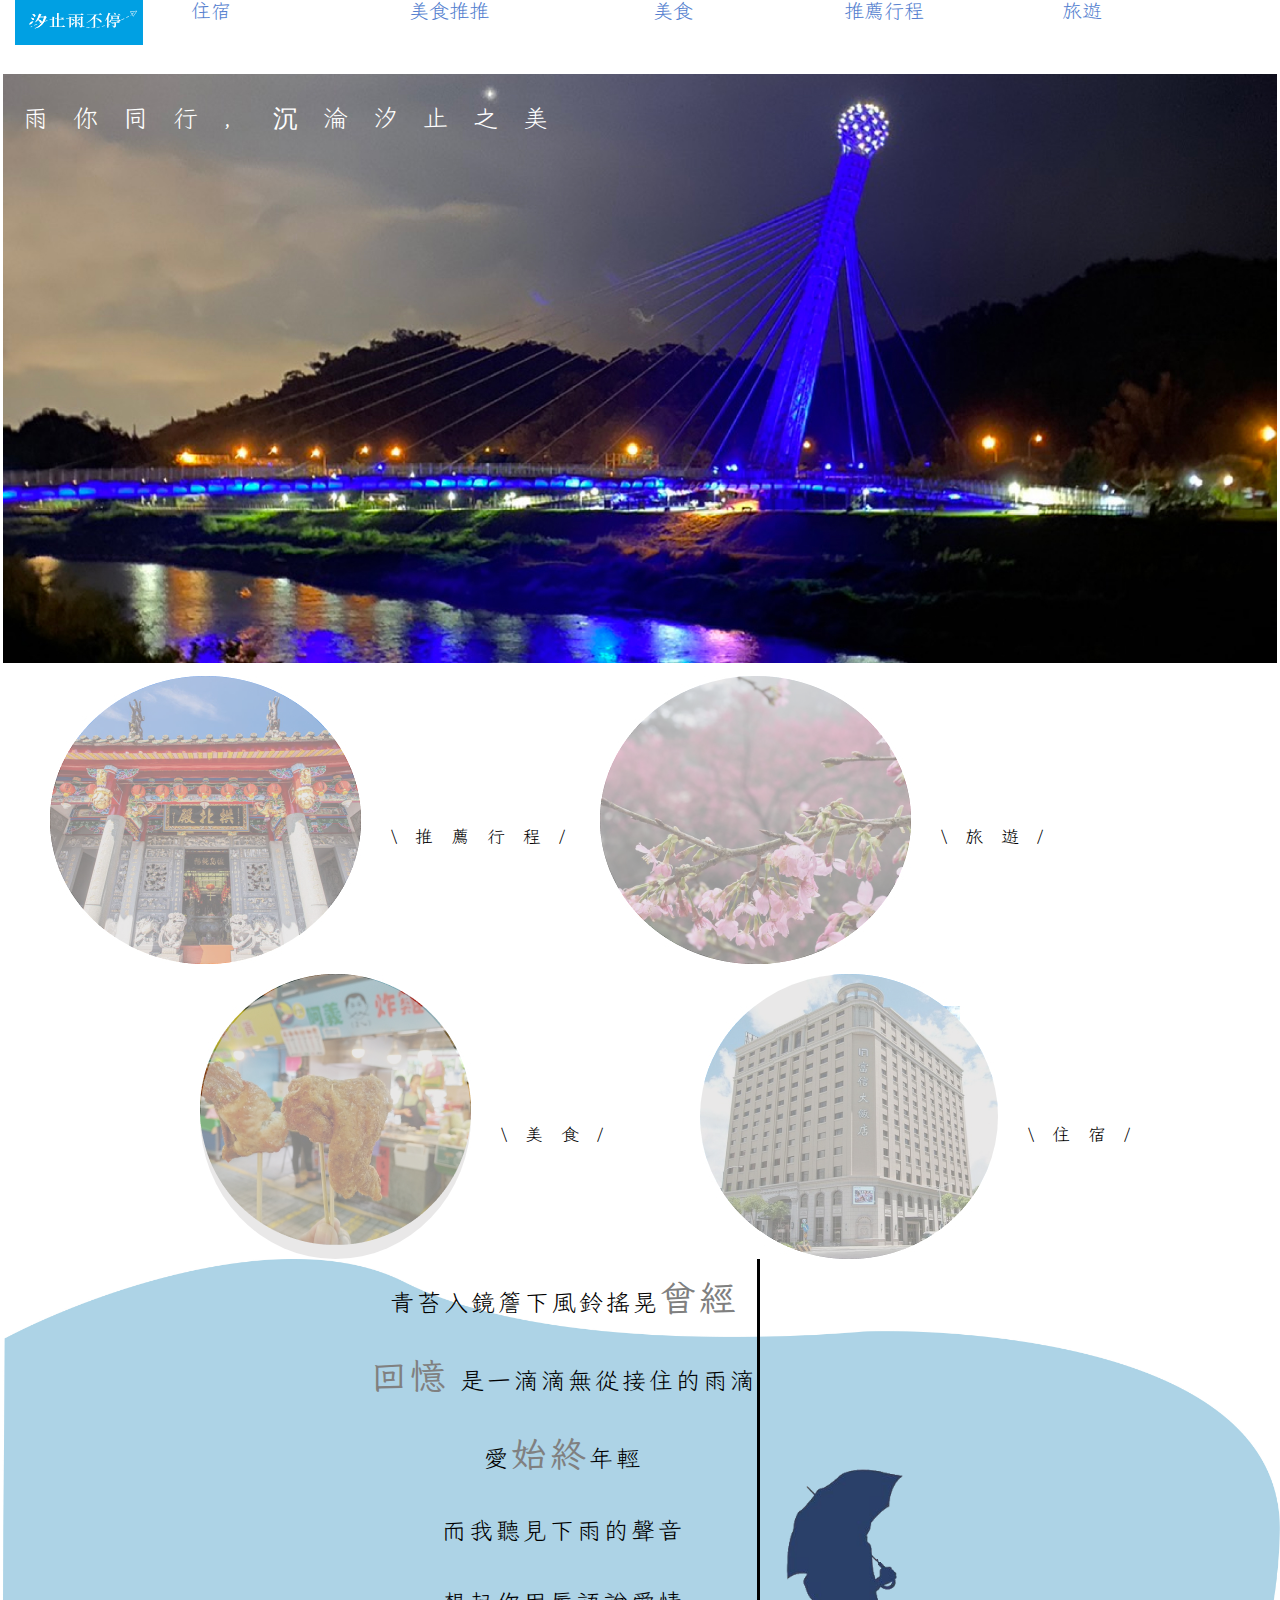
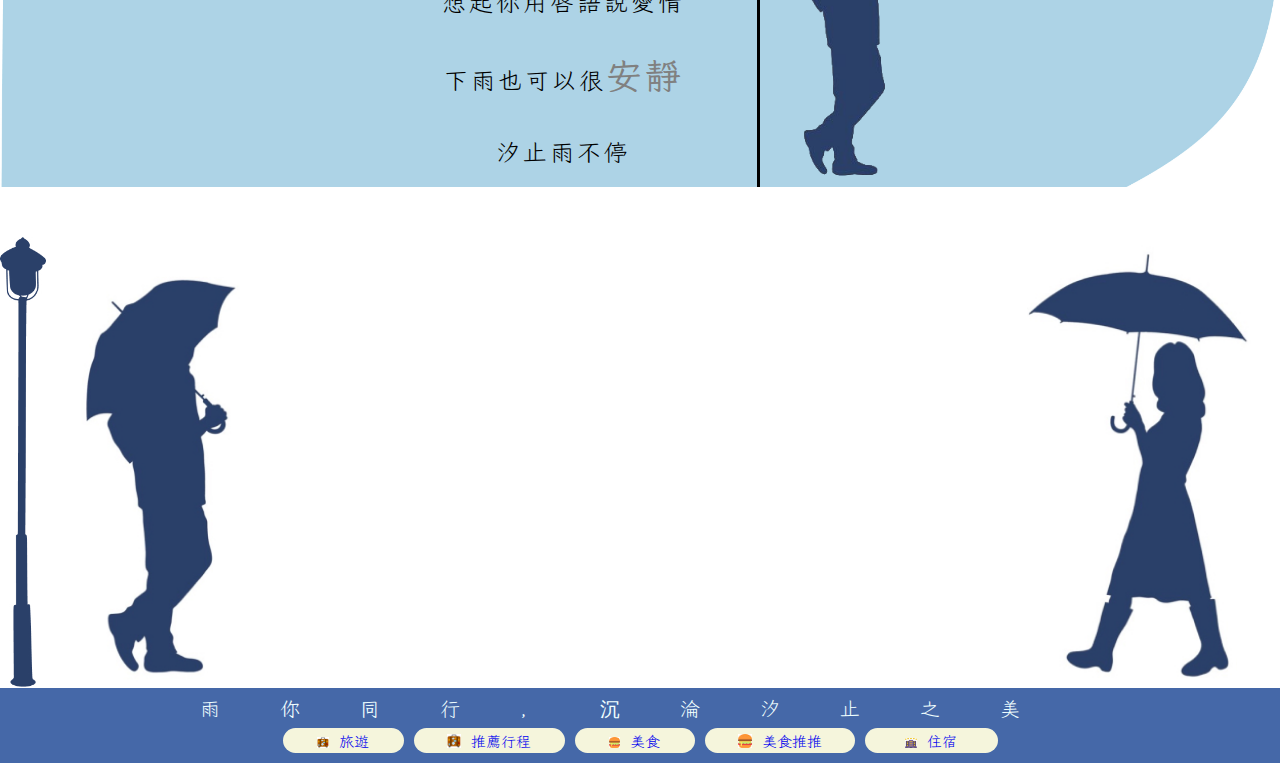
<file: index.html>
<!DOCTYPE html>
<html lang="en">
<head>
    <meta charset="UTF-8">
    <meta http-equiv="X-UA-Compatible" content="IE=edge">
    <meta name="viewport" content="width=device-width, initial-scale=1.0">
    <title>首頁</title>

    
<link rel="preconnect" href="https://fonts.googleapis.com">
<link rel="preconnect" href="https://fonts.gstatic.com" crossorigin>
<link href="https://fonts.googleapis.com/css2?family=Alkatra&family=Klee+One:wght@400;600&family=Noto+Sans+TC:wght@300&display=swap" rel="stylesheet">
<link href="https://fonts.googleapis.com/css2?family=Alkatra&family=Noto+Sans+TC:wght@300&display=swap" rel="stylesheet">




<link rel="stylesheet" href="./css/default.css">
    <link rel="stylesheet" href="./css/index.css">
    <link rel="stylesheet" href="https://cdnjs.cloudflare.com/ajax/libs/font-awesome/6.3.0/css/all.min.css" integrity="sha512-SzlrxWUlpfuzQ+pcUCosxcglQRNAq/DZjVsC0lE40xsADsfeQoEypE+enwcOiGjk/bSuGGKHEyjSoQ1zVisanQ==" crossorigin="anonymous" referrerpolicy="no-referrer" />
    <script src= "./test22.js"></script>
    <!-------漢堡線的js---------->





    <!-----輪播圖片連結根套件------>
    <link rel="stylesheet" href="https://cdnjs.cloudflare.com/ajax/libs/OwlCarousel2/2.3.4/assets/owl.carousel.min.css" integrity="sha512-tS3S5qG0BlhnQROyJXvNjeEM4UpMXHrQfTGmbQ1gKmelCxlSEBUaxhRBj/EFTzpbP4RVSrpEikbmdJobCvhE3g==" crossorigin="anonymous" referrerpolicy="no-referrer" />
    <link rel="stylesheet" href="https://cdnjs.cloudflare.com/ajax/libs/OwlCarousel2/2.3.4/assets/owl.theme.default.min.css" integrity="sha512-sMXtMNL1zRzolHYKEujM2AqCLUR9F2C4/05cdbxjjLSRvMQIciEPCQZo++nk7go3BtSuK9kfa/s+a4f4i5pLkw==" crossorigin="anonymous" referrerpolicy="no-referrer" />





</head>
<body>
    <div class="Wrapper">
        <!-----------導覽列-------------------------------->
        <header class="top">

            <div class="topone"> 
                <div class="toggle"></div>
            </div>

            <a href="./index.html"><img src="./img/logo.svg" alt=""></a>

            <ul class="menu-list">
                <li class="list hidden">
                    <a href="./trip.html">
                        <i class="fas fa-suitcase"></i>
                        旅遊
                    </a>
                </li>

                <li class="list hidden">
                    <a href="./itinerary.html">
                        <i class="fas fa-star"></i>
                        推薦行程
                    </a>
                </li>
            
                <li class="list hidden food"> 
                    <a class="foodtest" href="./food.html">
                        <i class="test"></i>
                        美食
                    </a>
                </li>
                <li class="list hidden">
                    <a href="./recommend.html">
                        <i class="fa-sharp fa-solid fa-cookie-bite"></i>
                        美食推推
                    </a>
                </li>
            
                <li class="list hidden">
                    <a href="./lodging.html">
                        <i class="fas fa-house"></i>
                        住宿
                    </a>
                </li>
            </ul>

            
        </header>
        <!-----------------------------------星光橋區域(上半部)------------>
        <div class="bridge">
            <h1 class="bridge1">雨你同行，沉淪汐止之美</h1>
        </div>
        <!--------------------------------------中間圖片可以連結到各自頁面---------->
        <div class="middle">
            <div class="middle01">
                <a href="./itinerary.html"><img src="./img/index/Union (13).jpg" ,border="0"></a>
                <h2>\推薦行程/</h2>
            </div>
            <div class="middle02">
                <a href="./trip.html"><img src="./img/index/Union (1).jpg" ,border="0"></a>
                <h2>\旅遊/</h2>
            </div>

            <div class="middle03">
                <a href="./food.html"><img src="./img/index/Union (2).jpg" ,border="0"></a>
                <h2>\美食/</h2>
            </div>

            <div class="middle04">
                <a href="./lodging.html"><img src="./img/index/Union (3).jpg" ,border="0"></a>
                <h2>\住宿/</h2>
            </div>

        </div>
        <!-------------------------------------下半部(色塊跟聯合播放圖)---------->
        <div class="blue">
            <div class="poetry">
                <div class="left">
                    <div class="typing fff">
                    青苔入鏡簷下風鈴搖晃<span>曾經</span>
                    </div>
        
                    <div class="typing rrr">
                    <span>回憶</span> 是一滴滴無從接住的雨滴
                    </div>
        
                    <div class="typing aaa">
                    愛<span>始終</span>年輕
                    </div>
                    <div class="typing bbb">
                    而我聽見下雨的聲音
                    </div>
                    <div class="typing ccc">
                    想起你用唇語說愛情 
                    </div>
                    <div class="typing ddd">
                    下雨也可以很<span>安靜</span>
                    </div>
                    <div class="typing eee">
                    汐止雨不停
                    </div>
            </div>
            <div class="right">
                <!-- <img class="girl" src="./img/index/roadlightgone.png" alt=""> -->
                <img class="boy" src="./img/index/mangone.png" alt="">
                
            </div>  
        </div>
        


            <script src="https://code.jquery.com/jquery-3.6.0.min.js"></script>
            <script src="https://cdnjs.cloudflare.com/ajax/libs/OwlCarousel2/2.3.4/owl.carousel.min.js" integrity="sha512-bPs7Ae6pVvhOSiIcyUClR7/q2OAsRiovw4vAkX+zJbw3ShAeeqezq50RIIcIURq7Oa20rW2n2q+fyXBNcU9lrw==" crossorigin="anonymous" referrerpolicy="no-referrer"></script>
            <script src= "./owl.js"></script>


        </div> 
        <!-----------------------------footer----------------------------------->
        <div class="footer">
            <div class="shadow">
                <img class="roadlight" src="./img/index/roadlight.jpg" alt="">
                <img class="man" src="./img/index/man.jpg" alt="">
                <img class="gril" src="./img/index/gril.jpg" alt="">
            </div>

            <div class="bottom">
                <h4>雨你同行，沉淪汐止之美</h4>

                <a href="./trip.html">
                    <img src="./img/index/travel-bag (1).jpg">
                    旅遊
                </a>

                <a href="./itinerary.html">
                    <img src="./img/index/travel-bag (1).jpg">
                    推薦行程
                </a>

                <a href="./food.html">
                    <img src="./img/index/hamburger (1).jpg">
                    美食
                </a>

                <a href="./recommend.html">
                    <img src="./img/index/hamburger (1).jpg">
                    美食推推
                </a>
                
                <a href="./lodging.html">
                    <img src="./img/index/hotel (1).jpg">
                    住宿
                </a>

            </div>
        </div>
    </div>

    <script src="https://ajax.googleapis.com/ajax/libs/jquery/3.6.0/jquery.min.js"></script>
    <script src= "./hamberger.js"></script>
</body>
</html>
</file>
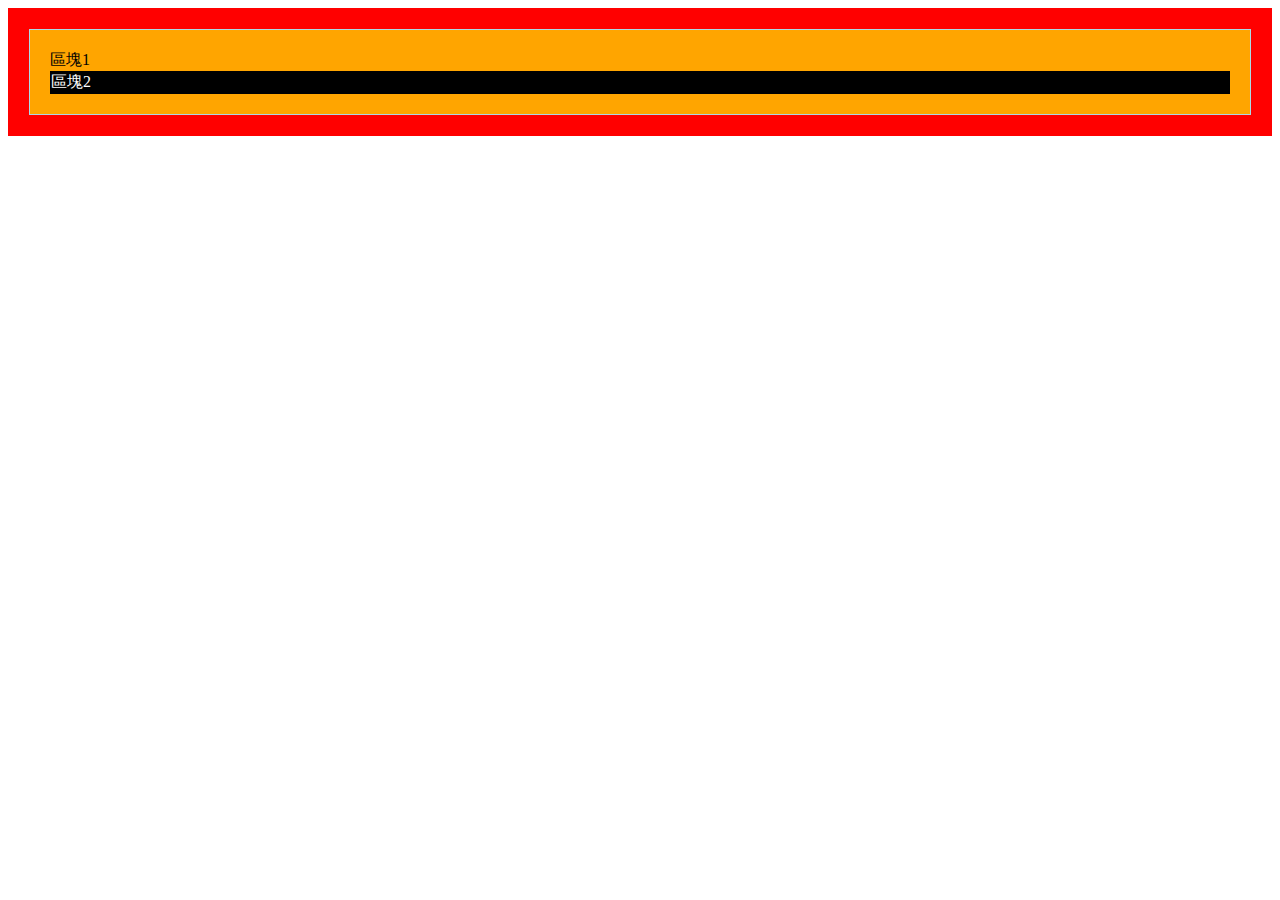
<file: alert.html>
<!------CodePen Home click 事件與事件冒泡狀況-->


<!DOCTYPE html>
<html lang="en">
<head>
    <meta charset="UTF-8">
    <meta http-equiv="X-UA-Compatible" content="IE=edge">
    <meta name="viewport" content="width=device-width, initial-scale=1.0">
    <title>Document</title>
</head>


    <style>
        div.parent_block{
        border: 1px solid red;
        background-color: red;
        padding: 20px;
        }
        div.outer_block{
        border: 1px solid lightblue;
        background-color: orange;
        padding: 20px;
        }
        div.inner_block{
        border: 1px solid black;
        background-color: black;
        color: white;
        }
    </style>


<body>
    <div class="parent_block">
            <div class="outer_block">
            區塊1
            <div class="inner_block">區塊2</div>
            </div>
        </div>

    <script>

            window.addEventListener("scroll", function(e){
                alert("1");
            });

            // <!-----addEventListener("click",func)-可以放入事件處理器------->
            // getElementsByClassName 對所有給定的 class 子元素，回傳類似陣列的物件。



            var div_parent_block = document.getElementsByClassName("parent_block")[0];
            div_parent_block.addEventListener("click", function(e){
            //e.stopPropagation();//事件冒泡的部分
            alert("1");
            });

            var div_outer_block = document.getElementsByClassName("outer_block")[0];
            div_outer_block.addEventListener("click", function(e){
            e.stopPropagation();
            alert("2");
            });

            var div_inner_block = document.getElementsByClassName("inner_block")[0];
            div_inner_block.addEventListener("click", function(e){
            //e.stopPropagation();
            alert("3");
            });
    </script>
</body>
</html>
</file>
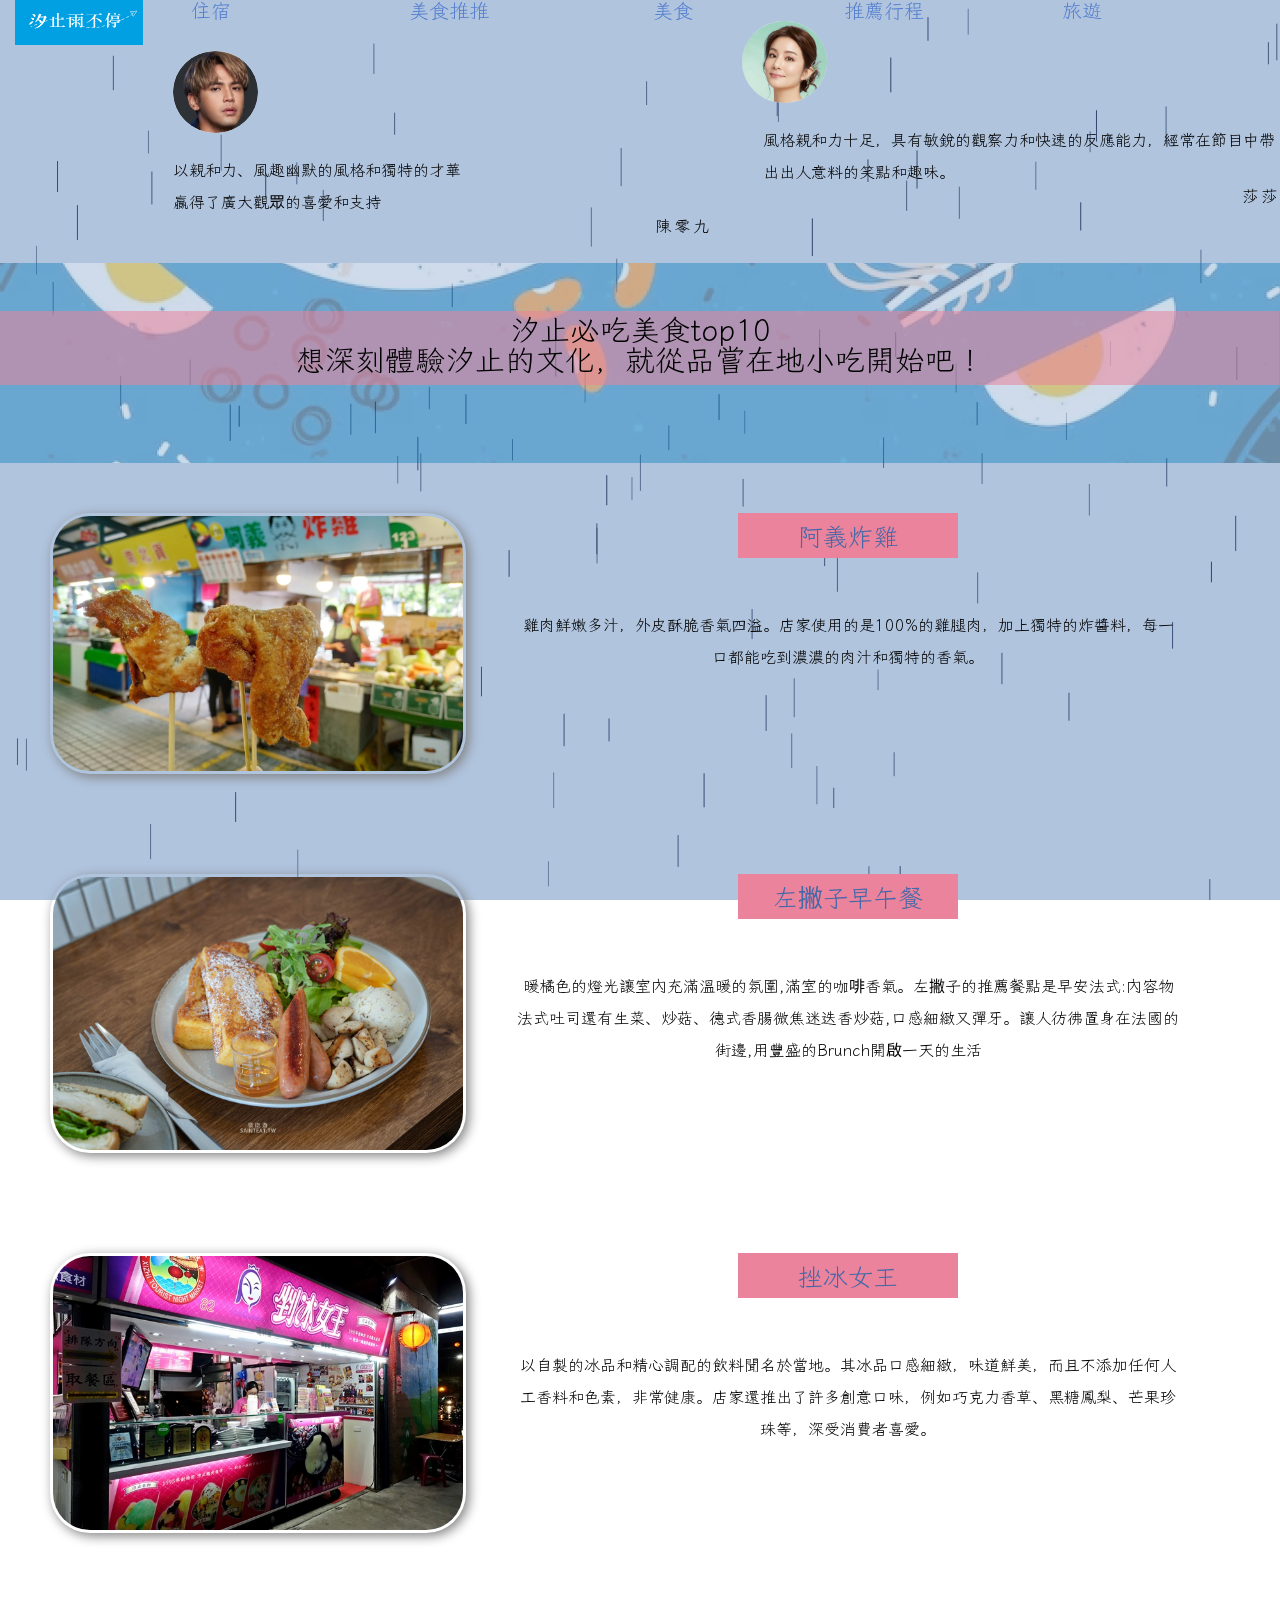
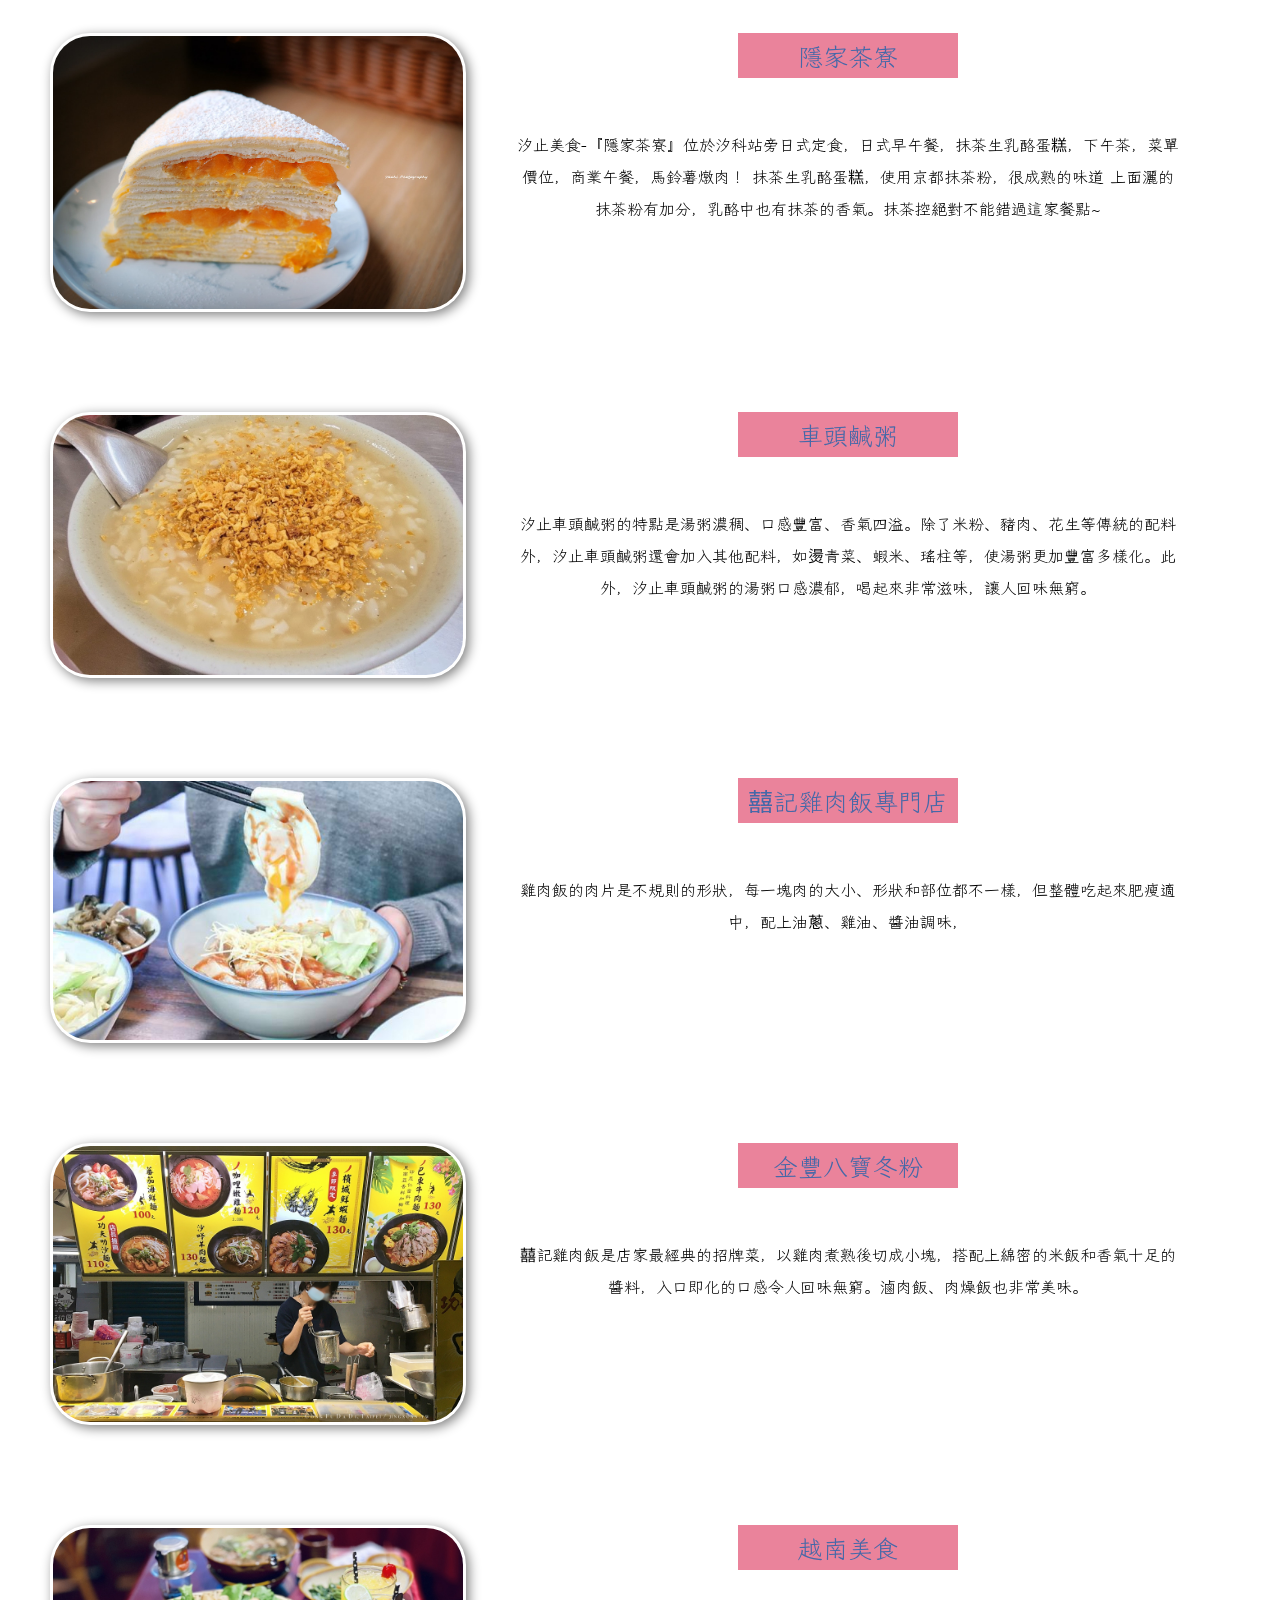
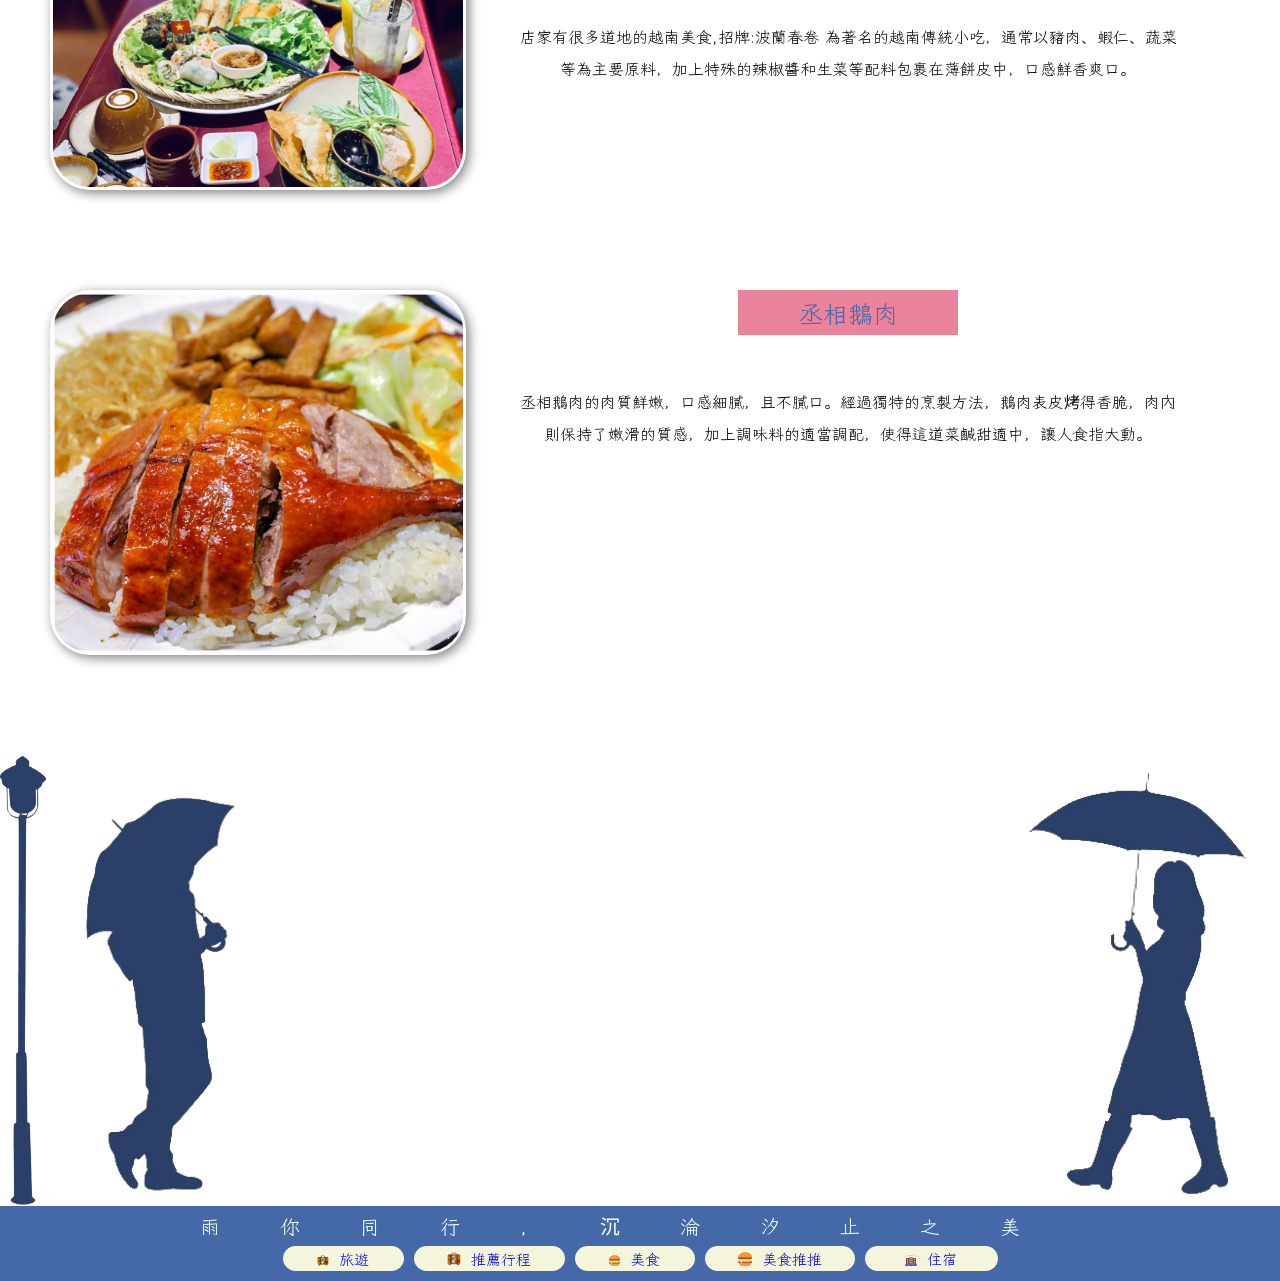
<file: food.html>
<!DOCTYPE html>
<html lang="en">
<head>
    <meta charset="UTF-8">
    <meta http-equiv="X-UA-Compatible" content="IE=edge">
    <meta name="viewport" content="width=device-width, initial-scale=1.0">
    <title>Document</title>


    <link rel="preconnect" href="https://fonts.googleapis.com">
<link rel="preconnect" href="https://fonts.gstatic.com" crossorigin>
<link href="https://fonts.googleapis.com/css2?family=Alkatra&family=Klee+One:wght@400;600&family=Noto+Sans+TC:wght@300&display=swap" rel="stylesheet">

    <link href="https://fonts.googleapis.com/css2?family=Alkatra&family=Noto+Sans+TC:wght@300&display=swap" rel="stylesheet">

    <link rel="stylesheet" href="./css/default.css">
    <link rel="stylesheet" href="./css/food.css">
    <link rel="stylesheet" href="https://cdnjs.cloudflare.com/ajax/libs/font-awesome/6.3.0/css/all.min.css" integrity="sha512-SzlrxWUlpfuzQ+pcUCosxcglQRNAq/DZjVsC0lE40xsADsfeQoEypE+enwcOiGjk/bSuGGKHEyjSoQ1zVisanQ==" crossorigin="anonymous" referrerpolicy="no-referrer" />

</head>
<body>  
    <div class="rain">
        <div id="Wrapper" >
        </div>
    </div>
    <div class="wrapper">
        
        <!-----------導覽列-------------------------------->
        <header class="top">
            <div class="topone"> 
                <div class="toggle"></div>
            </div>

            <a href="./index.html"></a><img src="./img/logo.svg" alt="">

            <ul class="menu-list">
                <li class="list hidden">
                    <a href="./trip.html">
                        <i class="fas fa-suitcase"></i>
                        旅遊
                    </a>
                </li>

                <li class="list hidden">
                    <a href="./itinerary.html">
                        <i class="fas fa-star"></i>
                        推薦行程
                    </a>
                </li>
            
                <li class="list hidden"> 
                    <a href="./food.html">
                        <i class="test"></i>
                        美食
                    </a>
                </li>
            
                <li class="list hidden">
                    <a href="./recommend.html">
                        <i class="fa-sharp fa-solid fa-cookie-bite"></i>
                        美食推推
                    </a>
                </li>
            
                <li class="list hidden">
                    <a href="./lodging.html">
                        <i class="fas fa-house"></i>
                        住宿
                    </a>
                </li>
            </ul>

            </header>
        <!---------藝人介紹-------------------------------->

        <div class="top01">
                <ul class="zero">
                    <li><img src="./img/food/zero.jpg" alt=""></li>
                    <p>
                    以親和力、風趣幽默的風格和獨特的才華<br>贏得了廣大觀眾的喜愛和支持
                    </p>
                    <h1>陳零九</h1>
                </ul>

                <ul class="salsa">
                    <li><img src="./img/food/salsa.jpg" alt=""></li>
                    <p>
                        風格親和力十足，具有敏銳的觀察力和快速的反應能力，經常在節目中帶出出人意料的笑點和趣味。
                    </p>
                    <h1>莎莎</h1>
                </ul>
        </div>
        <!------------汐止必吃top10-------------------------------->

        <div class="xizhi">           
            <h1>汐止必吃美食top10<br>想深刻體驗汐止的文化，就從品嘗在地小吃開始吧！</h1>
            
        </div>
        <!------------阿義炸雞-------------------------------->
        <div class="food">
            <ul class="ice">
                <li class="chicken">
                    <img src="./img/food/chicken.png" style="box-shadow:3px 3px 12px gray;padding:3px;"alt="">
                    <li class="left">
                        <h1>阿義炸雞</h1>
                        <p>
                            雞肉鮮嫩多汁，外皮酥脆香氣四溢。店家使用的是100%的雞腿肉，加上獨特的炸醬料，每一口都能吃到濃濃的肉汁和獨特的香氣。
                        </p>
                    </li>

                </li>
            </ul>
        </div>
        <!--------------左撇子早午餐--------------------------->
        <div class="food">
            <ul class="ice">
                <li class="chicken">
                    <img src="./img/food/left.jpg" alt="">
                    <li class="left">
                        <h1>左撇子早午餐</h1>
                        <p>
                        暖橘色的燈光讓室內充滿溫暖的氛圍,滿室的咖啡香氣。左撇子的推薦餐點是早安法式:內容物法式吐司還有生菜、炒菇、德式香腸微焦迷迭香炒菇,口感細緻又彈牙。讓人彷彿置身在法國的街邊,用豐盛的Brunch開啟一天的生活
                        </p>
                    </li>
                </li>
            </ul>
        </div>
        <!-------------------挫冰女王---------------------->
        <div class="food">
            <ul class="ice">
                <li class="chicken">
                    <img src="./img/food/ice.JPG" alt="">
                    <li class="left">
                        <h1>挫冰女王</h1>
                        <p>
                            以自製的冰品和精心調配的飲料聞名於當地。其冰品口感細緻，味道鮮美，而且不添加任何人工香料和色素，非常健康。店家還推出了許多創意口味，例如巧克力香草、黑糖鳳梨、芒果珍珠等，深受消費者喜愛。
                        </p>
                    </li>
                </li>
            </ul>
        </div>
        <!----------------------隱家茶寮------------------->
        <div class="food">
            <ul class="ice">
                <li class="chicken">
                    <img src="./img/food/matcha.jpg" alt="">
                    <li class="left">
                        <h1>隱家茶寮</h1>
                        <p>
                            汐止美食-『隱家茶寮』位於汐科站旁日式定食，日式早午餐，抹茶生乳酪蛋糕，下午茶，菜單價位，商業午餐，馬鈴薯燉肉！ 抹茶生乳酪蛋糕，使用京都抹茶粉，很成熟的味道
                            上面灑的抹茶粉有加分，乳酪中也有抹茶的香氣。抹茶控絕對不能錯過這家餐點~
    
                        </p>
                    </li>


                </li>
            </ul>
        </div>
        <!----------------------車頭鹹粥---------------------------------->
        <div class="food">
            <ul class="ice">
                <li class="chicken">
                    <img src="./img/food/grel.jpg" alt="">
                    <li class="left">
                        <h1>車頭鹹粥</h1>
                        <p>
                            汐止車頭鹹粥的特點是湯粥濃稠、口感豐富、香氣四溢。除了米粉、豬肉、花生等傳統的配料外，汐止車頭鹹粥還會加入其他配料，如燙青菜、蝦米、瑤柱等，使湯粥更加豐富多樣化。此外，汐止車頭鹹粥的湯粥口感濃郁，喝起來非常滋味，讓人回味無窮。
                        </p>
                    </li>
                </li>
            </ul>
        </div>
        <!---------------------囍記雞肉飯專門店---------->
        <div class="food">
            <ul class="ice">
                <li class="chicken">
                    <img src="./img/food/chickenrice.jpg" alt="">
                    <li class="left">
                        <h1>囍記雞肉飯專門店</h1>
                        <p>雞肉飯的肉片是不規則的形狀，每一塊肉的大小、形狀和部位都不一樣，但整體吃起來肥瘦適中，配上油蔥、雞油、醬油調味，
                        </p>
                    </li>
                </li>
            </ul>
        </div>
        
        <!-----------------金豐八寶冬粉-------------------------------->
        <div class="food">
            <ul class="ice">
                <li class="chicken">
                    <img src="./img/food/noodles.jpg" alt="">
                    <li class="left">
                        <h1>金豐八寶冬粉</h1>
                        <p>
                            囍記雞肉飯是店家最經典的招牌菜，以雞肉煮熟後切成小塊，搭配上綿密的米飯和香氣十足的醬料，入口即化的口感令人回味無窮。滷肉飯、肉燥飯也非常美味。
                        </p>
                    </li>
                </li>
            </ul>
        </div>

                
        <!-----------------越南美食-------------------------------->
        <div class="food">
            <ul class="ice">
                <li class="chicken">
                    <img src="./img/food/cuisine.jpg" alt="">
                    <li class="left">
                        <h1>越南美食</h1>
                        <p>
                            店家有很多道地的越南美食,招牌:波蘭春卷
                            為著名的越南傳統小吃，通常以豬肉、蝦仁、蔬菜等為主要原料，加上特殊的辣椒醬和生菜等配料包裹在薄餅皮中，口感鮮香爽口。
                        </p>
                    </li>

                </li>
            </ul>
        </div>
        <!-----------------丞相鵝肉-------------------------------->
        <div class="food">
            <ul class="ice">
                <li class="chicken">
                    <img class="chicken02" src="./img/food/image 96.jpg   " alt="">
                    <li class="left">
                        <h1>丞相鵝肉</h1>
                        <p>
                            丞相鵝肉的肉質鮮嫩，口感細膩，且不膩口。經過獨特的烹製方法，鵝肉表皮烤得香脆，肉內則保持了嫩滑的質感，加上調味料的適當調配，使得這道菜鹹甜適中，讓人食指大動。
                        </p>
                    </li>

                </li>
            </ul>
        </div>
        <!--------------------footer-------------------------->
        <div class="footer">
            <div class="shadow">
                <img class= "roadlight"src="./img/index/roadlightgone.png" alt="">
                <img class="man" src="./img/index/mangone.png" alt="">
                <img class="gril" src="./img/index/girlgone.png" alt="">
            </div>

            <div class="bottom">
                <h4>雨你同行，沉淪汐止之美</h4>

                <a href="./trip.html">
                    <img src="./img/index/travel-bag (1).jpg">
                    旅遊
                </a>

                <a href="./itinerary.html">
                    <img src="./img/index/travel-bag (1).jpg">
                    推薦行程
                </a>

                <a href="./food.html">
                    <img src="./img/index/hamburger (1).jpg">
                    美食
                </a>

                <a href="./recommend.html">
                    <img src="./img/index/hamburger (1).jpg">
                    美食推推
                </a>
                
                <a href="./lodging.html">
                    <img src="./img/index/hotel (1).jpg">
                    住宿
                </a>

            </div>
        </div>

    </div>
    

    
    <script src="https://ajax.googleapis.com/ajax/libs/jquery/3.6.0/jquery.min.js"></script>
    <script src= "./hamberger.js"></script>
    <script src="./rain.js"></script>

</body>
</html>
</file>
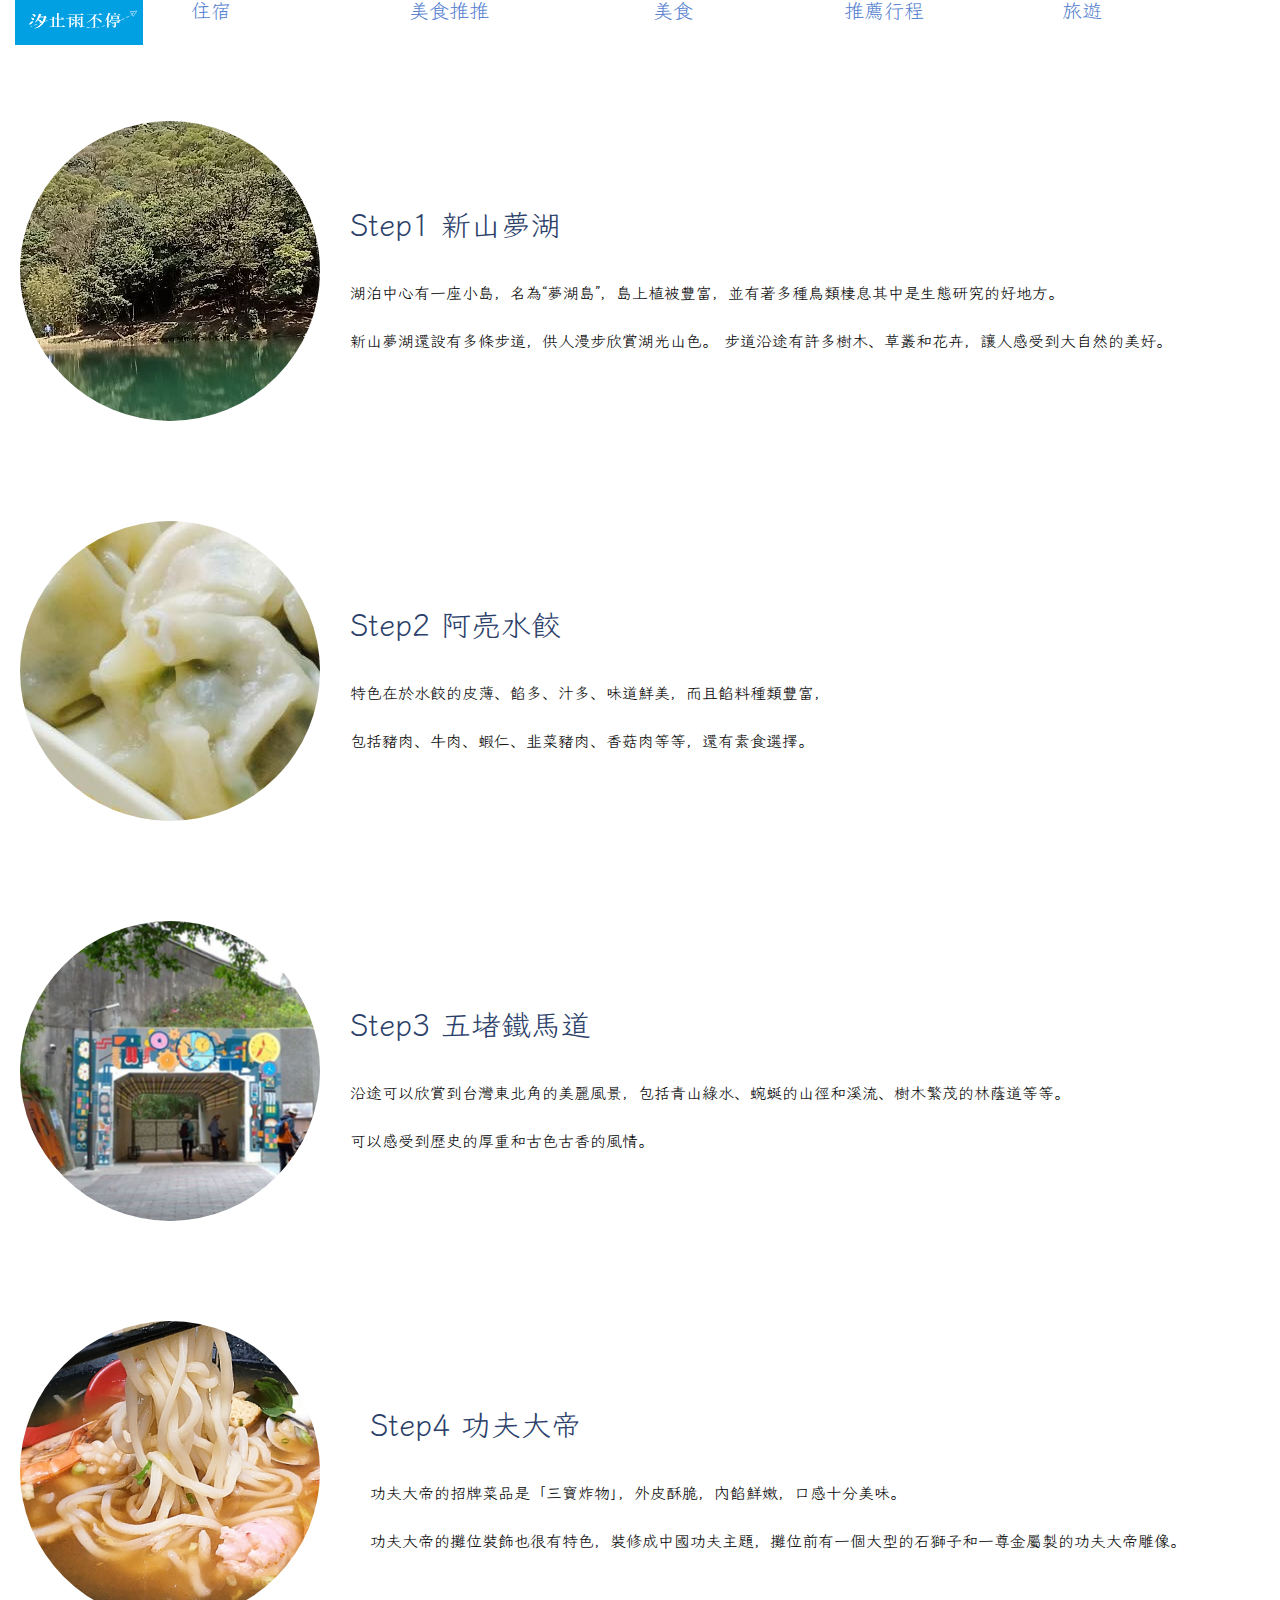
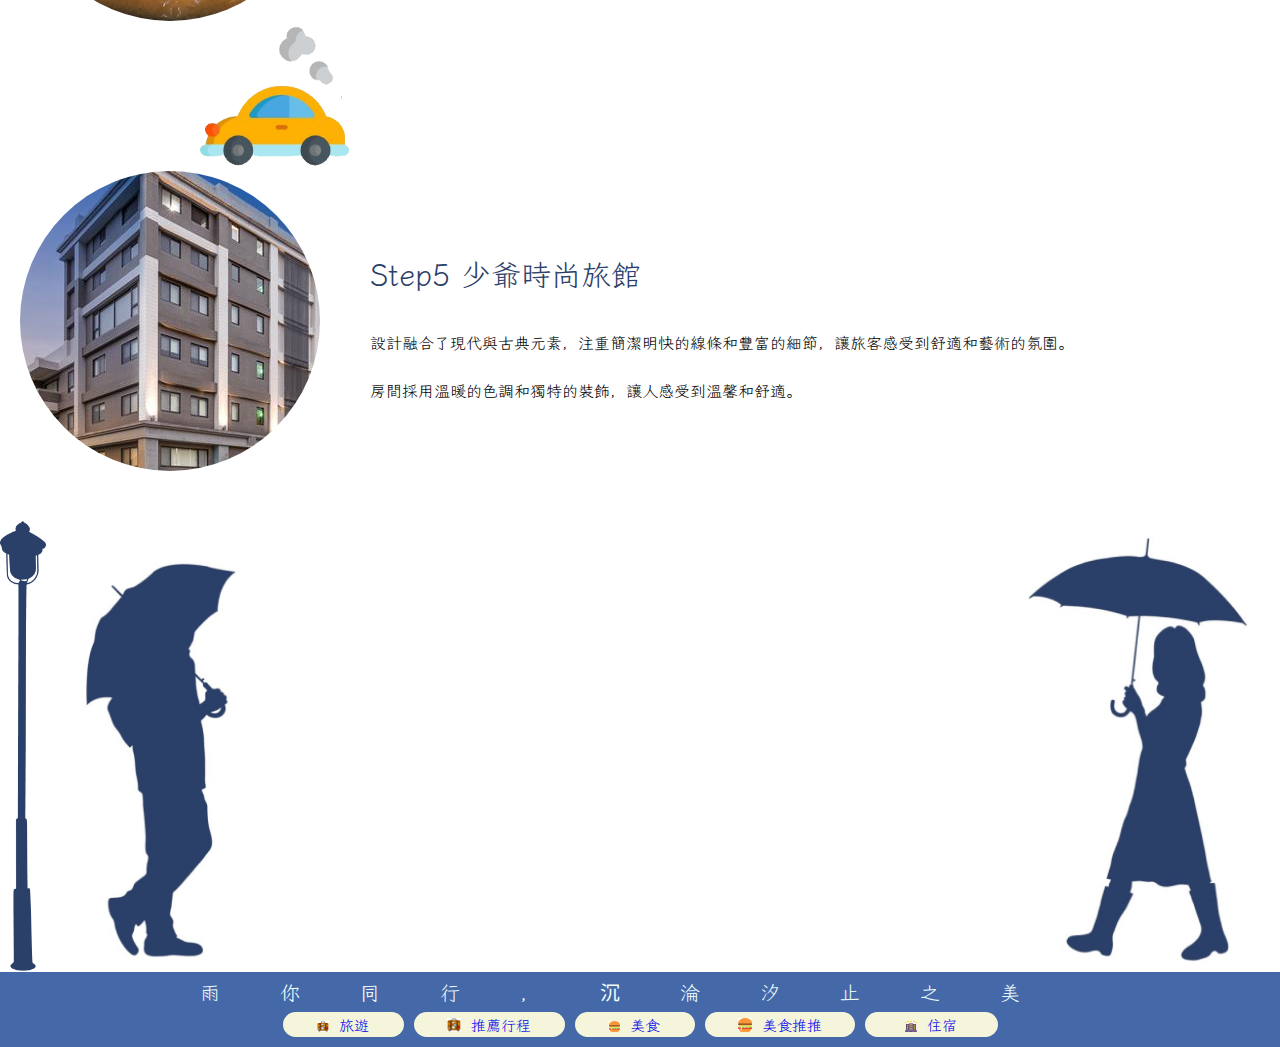
<file: itinerary.html>
<!DOCTYPE html>
<html lang="en">
<head>
    <meta charset="UTF-8">
    <meta http-equiv="X-UA-Compatible" content="IE=edge">
    <meta name="viewport" content="width=device-width, initial-scale=1.0">
    <title>旅遊推薦</title>


    <link href="https://fonts.googleapis.com/css2?family=Alkatra&family=Klee+One:wght@400;600&family=Noto+Sans+TC:wght@300&display=swap" rel="stylesheet">
    <link href="https://fonts.googleapis.com/css2?family=Alkatra&family=Klee+One:wght@400;600&family=Noto+Sans+TC:wght@300&display=swap" rel="stylesheet">
    <link href="https://fonts.googleapis.com/css2?family=Alkatra&family=Noto+Sans+TC:wght@300&display=swap" rel="stylesheet">


    <link rel="stylesheet" href="./css/default.css">
    <link rel="stylesheet" href="./css/itinerary.css">
    <link rel="stylesheet" href="https://cdnjs.cloudflare.com/ajax/libs/font-awesome/6.3.0/css/all.min.css" integrity="sha512-SzlrxWUlpfuzQ+pcUCosxcglQRNAq/DZjVsC0lE40xsADsfeQoEypE+enwcOiGjk/bSuGGKHEyjSoQ1zVisanQ==" crossorigin="anonymous" referrerpolicy="no-referrer" />




</head>
<body>
    <div class="Wrapper">

            <!-----------導覽列-------------------------------->
                <header class="top">

                    <div class="topone"> 
                        <div class="toggle"></div>
                    </div>
        
                    <a href="./index.html"></a><img src="./img/logo.svg" alt="">
        
                    <ul class="menu-list">
                        <li class="list hidden">
                            <a href="./trip.html">
                                <i class="fas fa-suitcase"></i>
                                旅遊
                            </a>
                        </li>
        
                        <li class="list hidden">
                            <a href="./itinerary.html">
                                <i class="fas fa-star"></i>
                                推薦行程
                            </a>
                        </li>
                    
                        <li class="list hidden"> 
                            <a href="./food.html">
                                <i class="test"></i>
                                美食
                            </a>
                        </li>
                    
                        <li class="list hidden">
                            <a href="./recommend.html">
                                <i class="fa-sharp fa-solid fa-cookie-bite"></i>
                                美食推推
                            </a>
                        </li>
                    
                        <li class="list hidden">
                            <a href="./lodging.html">
                                <i class="fas fa-house"></i>
                                住宿
                            </a>
                        </li>
                    </ul>
        
                </header>
            <!---------------step1 新山夢湖------------------------->
                <div class="lake">
                    <div class="lakeimg">
                    </div>

                    <div class="newlake">
                        <h1>Step1 新山夢湖</h1>
                        <p>
                            湖泊中心有一座小島，名為“夢湖島”，島上植被豐富，並有著多種鳥類棲息其中是生態研究的好地方。<br>
                            新山夢湖還設有多條步道，供人漫步欣賞湖光山色。
                            步道沿途有許多樹木、草叢和花卉，讓人感受到大自然的美好。
                        </p>
                    </div>

                </div>  

                <!-- <div class="togoone">
                    <img src="./img/itinerary/Mask group.jpg" alt="">
                </div> -->

            <!---------------step2 阿亮水餃------------------------->
                <div class="dumplings">

                    <div class="dumplingsimg">
                    </div>

                    <div class="newdumplings">
                    <h1>Step2 阿亮水餃</h1>
                    <p>特色在於水餃的皮薄、餡多、汁多、味道鮮美，而且餡料種類豐富，<br>包括豬肉、牛肉、蝦仁、韭菜豬肉、香菇肉等等，還有素食選擇。
                    </p>
                    </div>
                </div>

                <!-- <div class="togoone">
                    <img src="./img/itinerary/Mask group.jpg" alt="">
                </div> -->
            <!---------------step3 五堵鐵馬道------------------------->
                <div class="ridebike">
                    <!-- <img src="./img/itinerary/ridebike.jpg" class="trip" alt=""> -->
                    <div class="ridebikeimg">
                    </div>


                    <div class="newridebike">
                        <h1>Step3 五堵鐵馬道</h1>
                            沿途可以欣賞到台灣東北角的美麗風景，包括青山綠水、蜿蜒的山徑和溪流、樹木繁茂的林蔭道等等。<br>可以感受到歷史的厚重和古色古香的風情。
                        </p>
                    </div>
                </div >
                <!-- <div class=" togoone"> 
                    <img src="./img/itinerary/Mask group.jpg" alt="">
                </div> -->
            <!---------------step4 功夫大帝------------------------->
            <div class="effort">
                <!-- <img src="./img/itinerary/effort.jpg"  alt=""> -->
                <div class="effortimg">
                </div>

                <div class="neweffort">
                    <h1>Step4 功夫大帝</h1>
                    <p>功夫大帝的招牌菜品是「三寶炸物」，外皮酥脆，內餡鮮嫩，口感十分美味。<br>
                    功夫大帝的攤位裝飾也很有特色，裝修成中國功夫主題，攤位前有一個大型的石獅子和一尊金屬製的功夫大帝雕像。
                    </p>
                </div>
            </div>

            <div class="togoone">
                <img src="./img/itinerary/vehiclegone.png" alt="">

            </div>

            <!-----step5 少爺時尚旅館------------------------------>
            <div class="hotel">
                <!-- <img src="./img/itinerary/hotel.jpg"  alt=""> -->
                <div class="hotelimg">
                </div>
                <div class="newhotel">
                <h1>Step5 少爺時尚旅館</h1>
                <p>
                    設計融合了現代與古典元素，注重簡潔明快的線條和豐富的細節，讓旅客感受到舒適和藝術的氛圍。<br>房間採用溫暖的色調和獨特的裝飾，讓人感受到溫馨和舒適。
                </div>
            </div>
            <!--------------footer----------------------------------->
            <div class="footer">
                <div class="shadow">
                    <img src="./img/index/roadlight.jpg" alt="">
                    <img src="./img/index/man.jpg" alt="">
                    <img class="gril" src="./img/index/gril.jpg" alt="">
                </div>
        
                <div class="bottom">
                    <h4>雨你同行，沉淪汐止之美</h4>
        
                    <a href="./trip.html">
                        <img src="./img/index/travel-bag (1).jpg">
                        旅遊
                    </a>
                    

                    <a href="./itinerary.html">
                        <img src="./img/index/travel-bag (1).jpg">
                        推薦行程
                    </a>

                    <a href="./food.html">
                        <img src="./img/index/hamburger (1).jpg">
                        美食
                    </a>

                    <a href="./recommend.html">
                        <img src="./img/index/hamburger (1).jpg">
                        美食推推
                    </a>

                    <a href="./lodging.html">
                        <img src="./img/index/hotel (1).jpg">
                        住宿
                    </a>
                </div>
            </div>
    </div>

    <script src="https://ajax.googleapis.com/ajax/libs/jquery/3.6.0/jquery.min.js"></script>
    <script src= "./hamberger.js"></script>
</body>
</html>
</file>
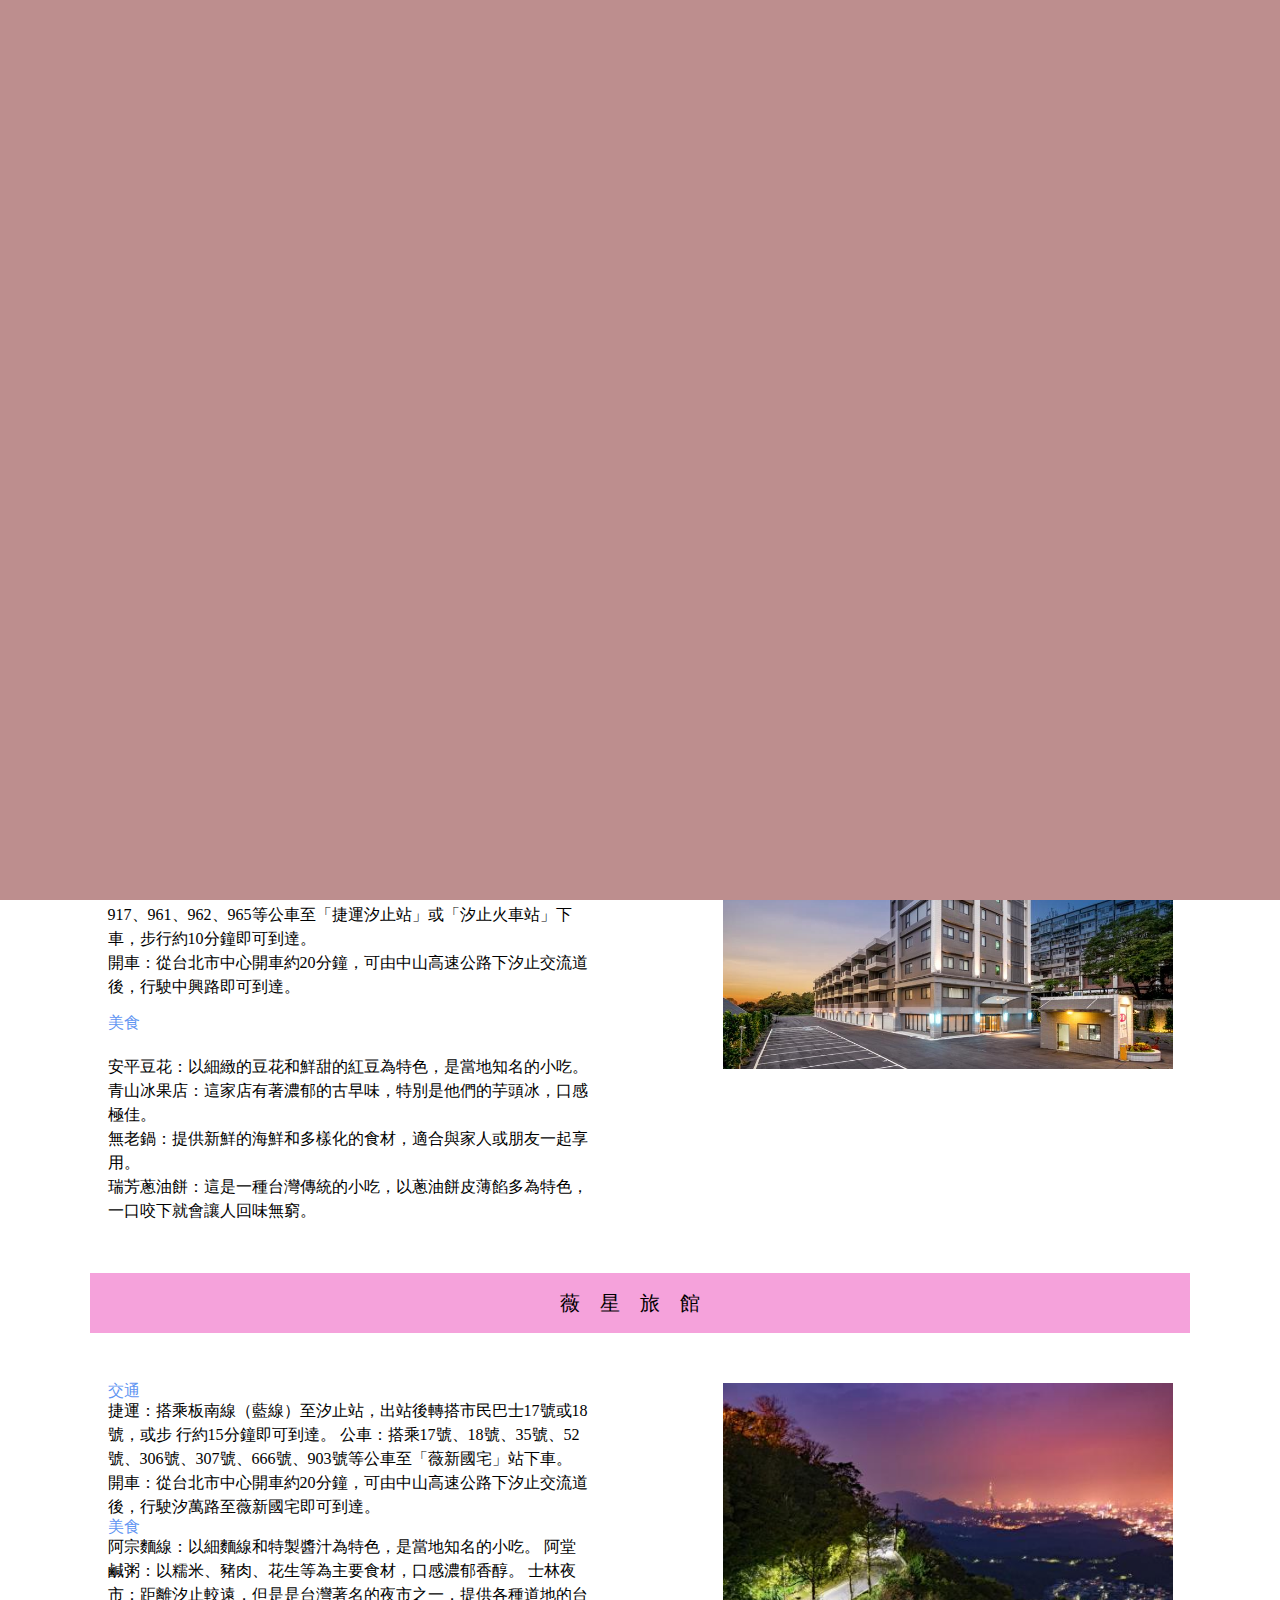
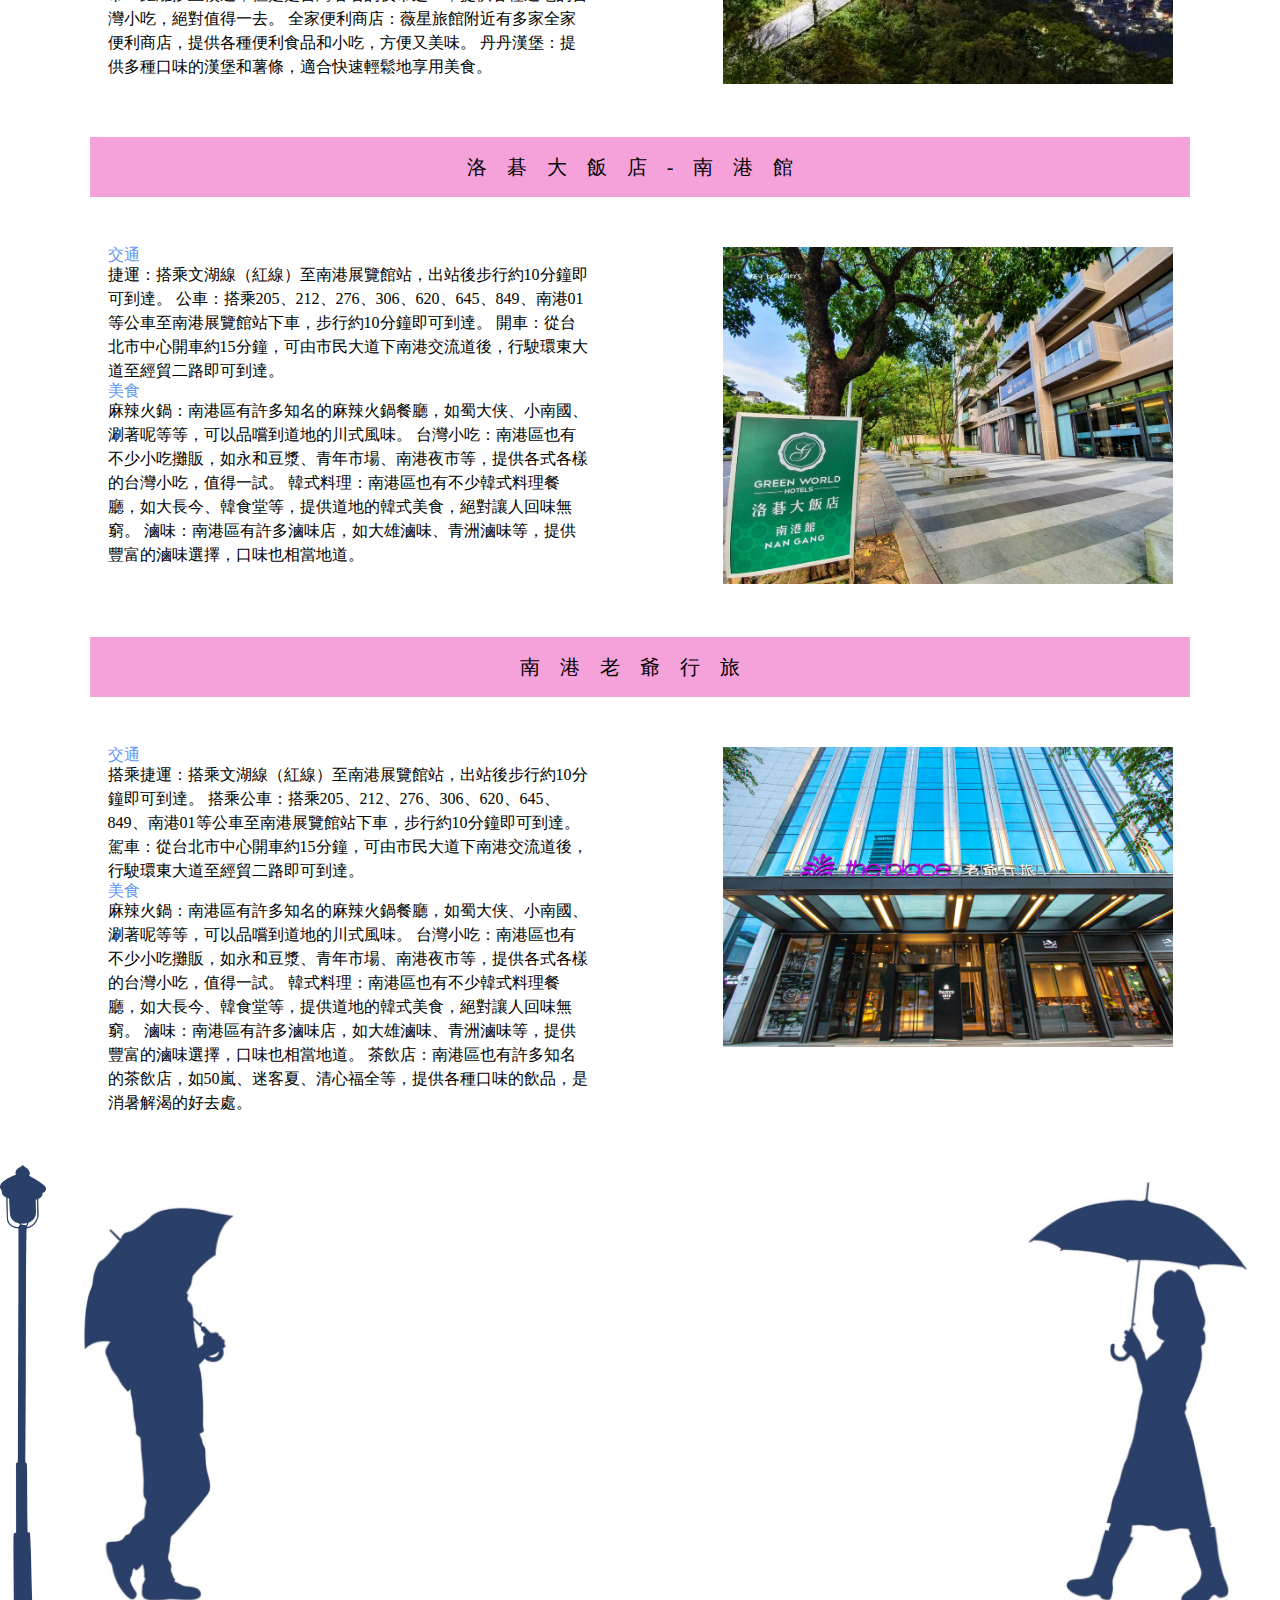
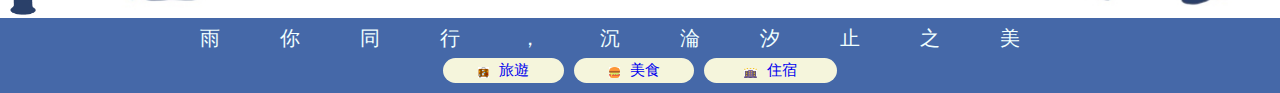
<file: lodging copy.html>
<!DOCTYPE html>
<html lang="en">
<head>
    <meta charset="UTF-8">
    <meta http-equiv="X-UA-Compatible" content="IE=edge">
    <meta name="viewport" content="width=device-width, initial-scale=1.0">
    <title>住宿</title>

    <link href="https://fonts.googleapis.com/css2?family=Alkatra&family=Noto+Sans+TC:wght@300&display=swap" rel="stylesheet">
    <link rel="stylesheet" href="https://cdnjs.cloudflare.com/ajax/libs/font-awesome/6.3.0/css/all.min.css" integrity="sha512-SzlrxWUlpfuzQ+pcUCosxcglQRNAq/DZjVsC0lE40xsADsfeQoEypE+enwcOiGjk/bSuGGKHEyjSoQ1zVisanQ==" crossorigin="anonymous" referrerpolicy="no-referrer" />

    <link rel="stylesheet" href="./rain.js">
    <link rel="stylesheet" href="./rain.css">
    <link rel="stylesheet" href="./css/default.css">
    <link rel="stylesheet" href="/lodgingcopy.css">
    
    
    <!-- <link rel="stylesheet" href="./darkmode.css"> -->

    
</head>
<body>
    <div class="wrapper">

    <canvas id="canvas" width="98vw" height="100%">  
    </canvas>
        <!-----------導覽列-------------------------------->
        <header class="top">
                <a href="./trip.html">
                    <i class="fas fa-suitcase"></i>
                    旅遊
                </a>

                <a href="./itinerary.html">
                    <i class="fas fa-star"></i>
                    推薦行程
                </a>

                <img src="./img/logo.svg" alt="">

                <a href="./food.html">
                    <!-- <i class="far fa-cheeseburger"></i> -->
                    <!-- <i class="fas fa-cheeseburger"></i> -->
                    <i class="test"></i>
                    美食
                </a>

                <a href="./recommend.html">
                    <i class="fa-sharp fa-solid fa-cookie-bite"></i>
                    美食推推
                </a>


                    <a href="./lodging.html">
                        <i class="fas fa-house"></i>
                        住宿
                    </a>
            </header>


        <!-----------汐止住宿-------------------------------->
        <label>
            <input type="checkbox" name="" id="">
            <span class="check"></span>
        </label>
        <h1>富信大飯店</h1>
        <div class="xizhi">
            <ul class="master">
                <li class="master01">
                    <i class="fas fa-walking" style="color: #1561e4;">交通</i>
                    <p>
                        <br>捷運：搭乘捷運板南線至汐止站下車，從出口一出站後步行約15分鐘

                        <br>公車：紅5、262、276、287、611、672、673、915、938、942、943、946、948、950、951、952、953、955、958、959、981
                        
                        <br>開車：沿著快速道路五號、國道三號或國道五號行駛，於「汐止交流道」下交流道，再沿著汐萬路直行至新台五路一段。
                        
                        <br>高鐵/火車：搭乘高鐵至台北站或搭乘火車至台北火車站，轉乘捷運板南線至汐止站下車，從出口一出站後步行約15分鐘即可到達。<br>
                    </p>
                    <br><i class="fas fa-utensils" style="color: #5f95f2;">美食</i>
                    <p>
                        <br>天際中餐廳：以中式料理為主打，提供精緻的廣東、湘菜等菜式，還有創意的點心和豐盛的自助餐。餐廳氛圍高雅、燈光柔和，適合與家人、朋友或商業夥伴共享美食。
                        <br>富廊西餐廳：提供西式料理，主打美式風格的經典料理，例如牛排、鮭魚、漢堡等，還有精選的紅酒和咖啡供應。餐廳裝潢華麗，典雅氣氛，適合與情人、朋友或商業夥伴共度浪漫晚餐。
                    </p>
                    <!-- <img src="./img/lodging/xiaccommodation.jpg" alt=""> -->

                </li>
                <li>
                    <img src="./img/lodging/xiaccommodation.jpg" alt="">
                </li>

            </ul>
        </div>

        <h1>少爺時尚旅館</h1>
        <div class="xizhi">
            <ul class="master">
                <li class="master01">
                    <i class="fas fa-walking" style="color: #5f95f2;">交通</i>
                    
                    <p> 
                        <br>捷運：搭乘板南線（藍線）至汐止站，出站後步行約10分鐘即可到達。
        
                        <br>公車：搭乘藍25、藍27、藍30、藍33、藍36、藍37、藍38、藍39、藍55、藍56、藍57、685、686、811、812、813、814、915、916、917、961、962、965等公車至「捷運汐止站」或「汐止火車站」下車，步行約10分鐘即可到達。

                        <br> 開車：從台北市中心開車約20分鐘，可由中山高速公路下汐止交流道後，行駛中興路即可到達。
                    </p>
                    <br><i class="fas fa-utensils" style="color: #5f95f2;">美食</i>
                    <p> 
                        <br>安平豆花：以細緻的豆花和鮮甜的紅豆為特色，是當地知名的小吃。
    
                        <br>青山冰果店：這家店有著濃郁的古早味，特別是他們的芋頭冰，口感極佳。
                        
                        <br>無老鍋：提供新鮮的海鮮和多樣化的食材，適合與家人或朋友一起享用。
                        
                        <br>瑞芳蔥油餅：這是一種台灣傳統的小吃，以蔥油餅皮薄餡多為特色，一口咬下就會讓人回味無窮。
                        
                    </p>
                    <li>
                        <img src="./img/lodging/master.jpg" alt="">
                    </li>
                </li>
            </ul>
        </div>
        
        <h1>薇星旅館</h1>
        <div class="xizhi">
            <ul class="master">
                <li class="master01">
                    <i class="fas fa-walking" style="color: #5f95f2;">交通</i>
                    <p>捷運：搭乘板南線（藍線）至汐止站，出站後轉搭市民巴士17號或18號，或步 行約15分鐘即可到達。
    
                        公車：搭乘17號、18號、35號、52號、306號、307號、666號、903號等公車至「薇新國宅」站下車。
                        
                        開車：從台北市中心開車約20分鐘，可由中山高速公路下汐止交流道後，行駛汐萬路至薇新國宅即可到達。
                    </p>
                    
                    <i class="fas fa-utensils" style="color: #5f95f2;">美食</i>
                    <p>
                        阿宗麵線：以細麵線和特製醬汁為特色，是當地知名的小吃。
    
                        阿堂鹹粥：以糯米、豬肉、花生等為主要食材，口感濃郁香醇。
                        
                        士林夜市：距離汐止較遠，但是是台灣著名的夜市之一，提供各種道地的台灣小吃，絕對值得一去。
                        
                        全家便利商店：薇星旅館附近有多家全家便利商店，提供各種便利食品和小吃，方便又美味。
                        
                        丹丹漢堡：提供多種口味的漢堡和薯條，適合快速輕鬆地享用美食。
                    </p>

                    <li>
                        <img src="./img/lodging/vista01.jpg" alt="">
                    </li>
                </li>
            </ul>
        </div>



        <!-----------南港住宿-------------------------------->

        <h1>洛碁大飯店-南港館</h1>
        <div class="xizhi">
            <ul class="master">
                <li class="master01">
                    <i class="fas fa-walking" style="color: #5f95f2;">交通</i>
                    <p>
                        捷運：搭乘文湖線（紅線）至南港展覽館站，出站後步行約10分鐘即可到達。
    
                        公車：搭乘205、212、276、306、620、645、849、南港01等公車至南港展覽館站下車，步行約10分鐘即可到達。
    
                        開車：從台北市中心開車約15分鐘，可由市民大道下南港交流道後，行駛環東大道至經貿二路即可到達。
                    </p>
                    <i class="fas fa-utensils" style="color: #5f95f2;">美食</i>
                    <p> 
                        麻辣火鍋：南港區有許多知名的麻辣火鍋餐廳，如蜀大侠、小南國、涮著呢等等，可以品嚐到道地的川式風味。
    
                        台灣小吃：南港區也有不少小吃攤販，如永和豆漿、青年市場、南港夜市等，提供各式各樣的台灣小吃，值得一試。
    
                        韓式料理：南港區也有不少韓式料理餐廳，如大長今、韓食堂等，提供道地的韓式美食，絕對讓人回味無窮。
    
                        滷味：南港區有許多滷味店，如大雄滷味、青洲滷味等，提供豐富的滷味選擇，口味也相當地道。
    
                    </p>

                    <li>
                        <img src="./img/lodging/yuan.jpg" alt="">
                    </li>

                </li>
            </ul>
        </div>

        <h1>南港老爺行旅</h1>
        <div class="xizhi">
            <ul class="master">
                <li class="master01">
                    <i class="fas fa-walking" style="color: #5f95f2;">交通</i>
                    <p>
                        搭乘捷運：搭乘文湖線（紅線）至南港展覽館站，出站後步行約10分鐘即可到達。
    
                        搭乘公車：搭乘205、212、276、306、620、645、849、南港01等公車至南港展覽館站下車，步行約10分鐘即可到達。
    
                        駕車：從台北市中心開車約15分鐘，可由市民大道下南港交流道後，行駛環東大道至經貿二路即可到達。
                    </p>

                    <i class="fas fa-utensils" style="color: #5f95f2;">美食</i>
                    <p>
                        麻辣火鍋：南港區有許多知名的麻辣火鍋餐廳，如蜀大侠、小南國、涮著呢等等，可以品嚐到道地的川式風味。
    
                        台灣小吃：南港區也有不少小吃攤販，如永和豆漿、青年市場、南港夜市等，提供各式各樣的台灣小吃，值得一試。
    
                        韓式料理：南港區也有不少韓式料理餐廳，如大長今、韓食堂等，提供道地的韓式美食，絕對讓人回味無窮。
    
                        滷味：南港區有許多滷味店，如大雄滷味、青洲滷味等，提供豐富的滷味選擇，口味也相當地道。
                        
                        茶飲店：南港區也有許多知名的茶飲店，如50嵐、迷客夏、清心福全等，提供各種口味的飲品，是消暑解渴的好去處。
                    </p>
                    <li>
                        <img src="./img/lodging/master/master.jpg" alt="">
                    </li>
                </li>
            </ul>
        </div>
    </div>

            <!--------------------footer-------------------------->
            <div class="footer">
                <div class="shadow">
                    <img class= "roadlight"src="./img/index/roadlight.jpg" alt="">
                    <img class="man" src="./img/index/man.jpg" alt="">
                    <img class="gril" src="./img/index/gril.jpg" alt="">
                </div>
    
                <div class="bottom">
                    <h4>雨你同行，沉淪汐止之美</h4>
    
                    <a href="./trip.html">
                        <img src="./img/index/travel-bag (1).jpg">
                        旅遊
                    </a>
    
                    <a href="./food.html">
                        <img src="./img/index/hamburger (1).jpg">
                        美食
                    </a>
    
                    
                    <a href="./lodging.html">
                        <img src="./img/index/hotel (1).jpg">
                        住宿
                    </a>
    
                </div>
            </div>    
</body>
</html>
</file>
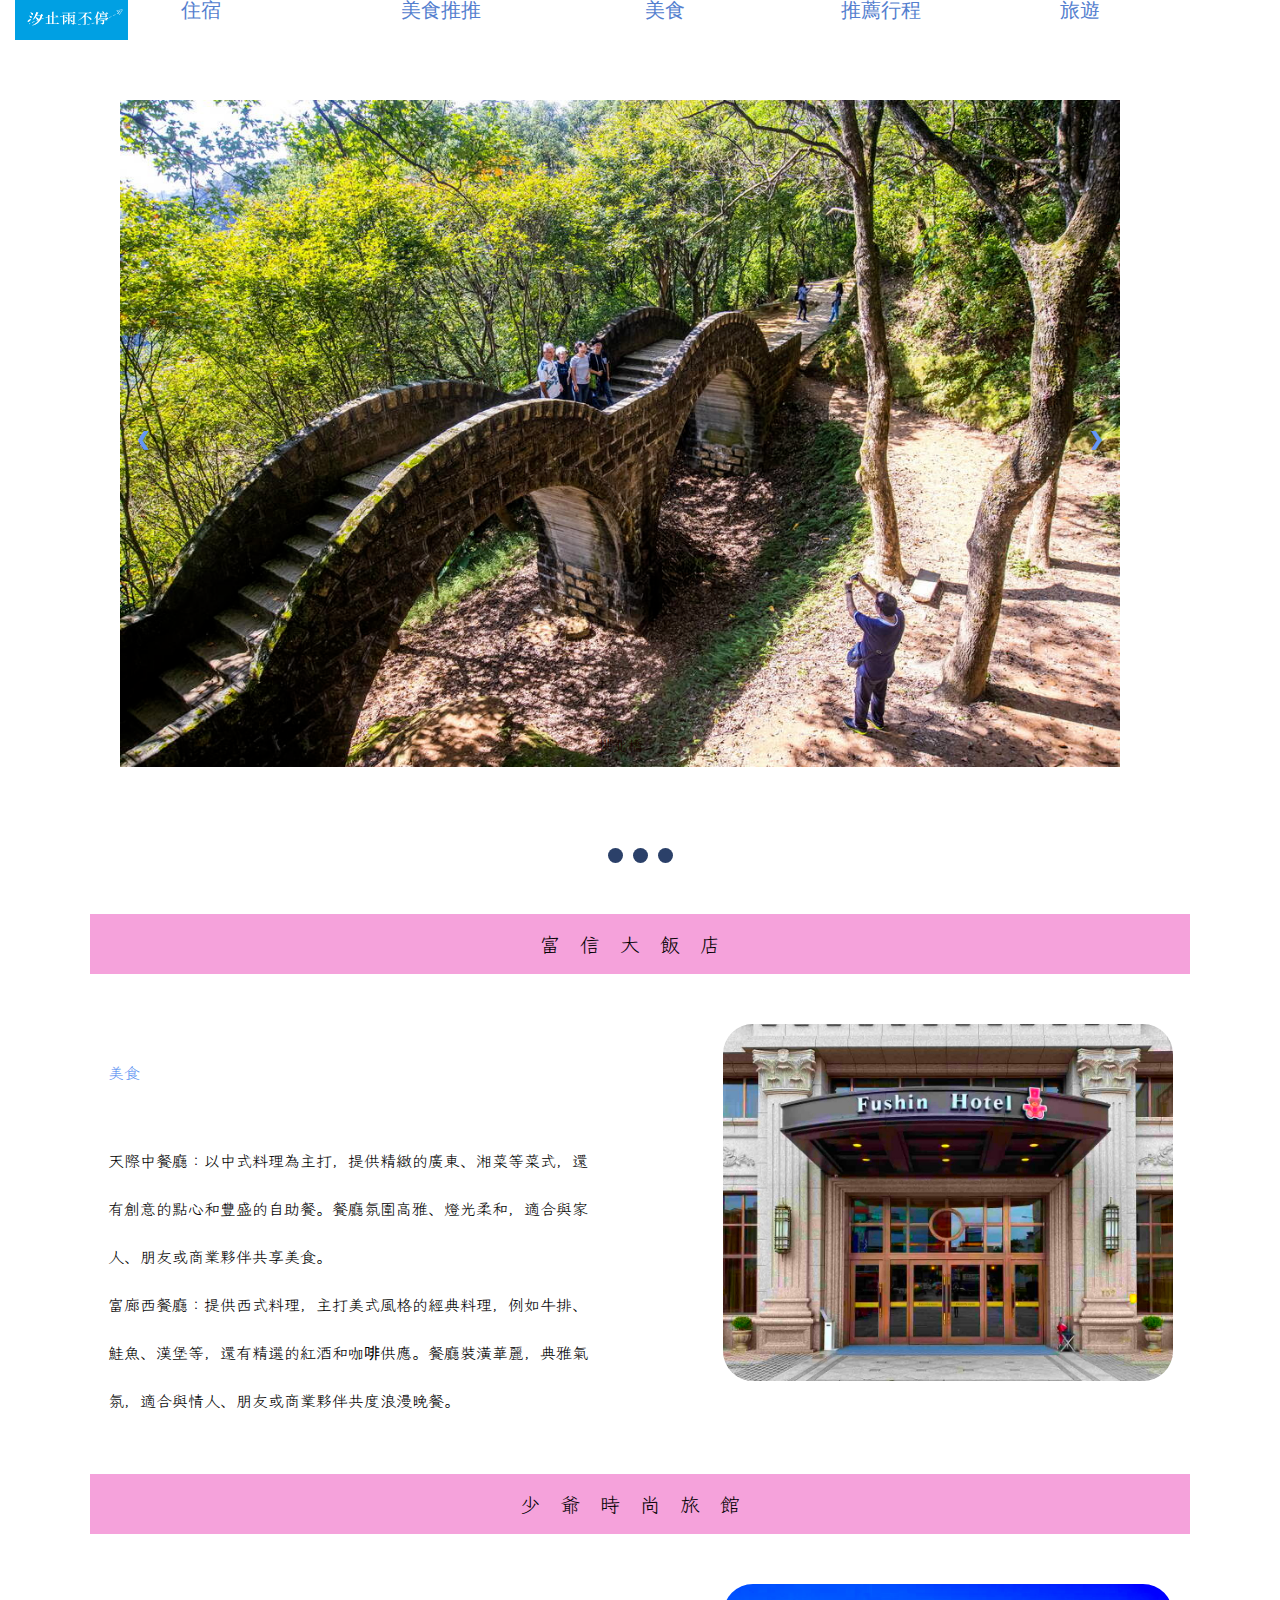
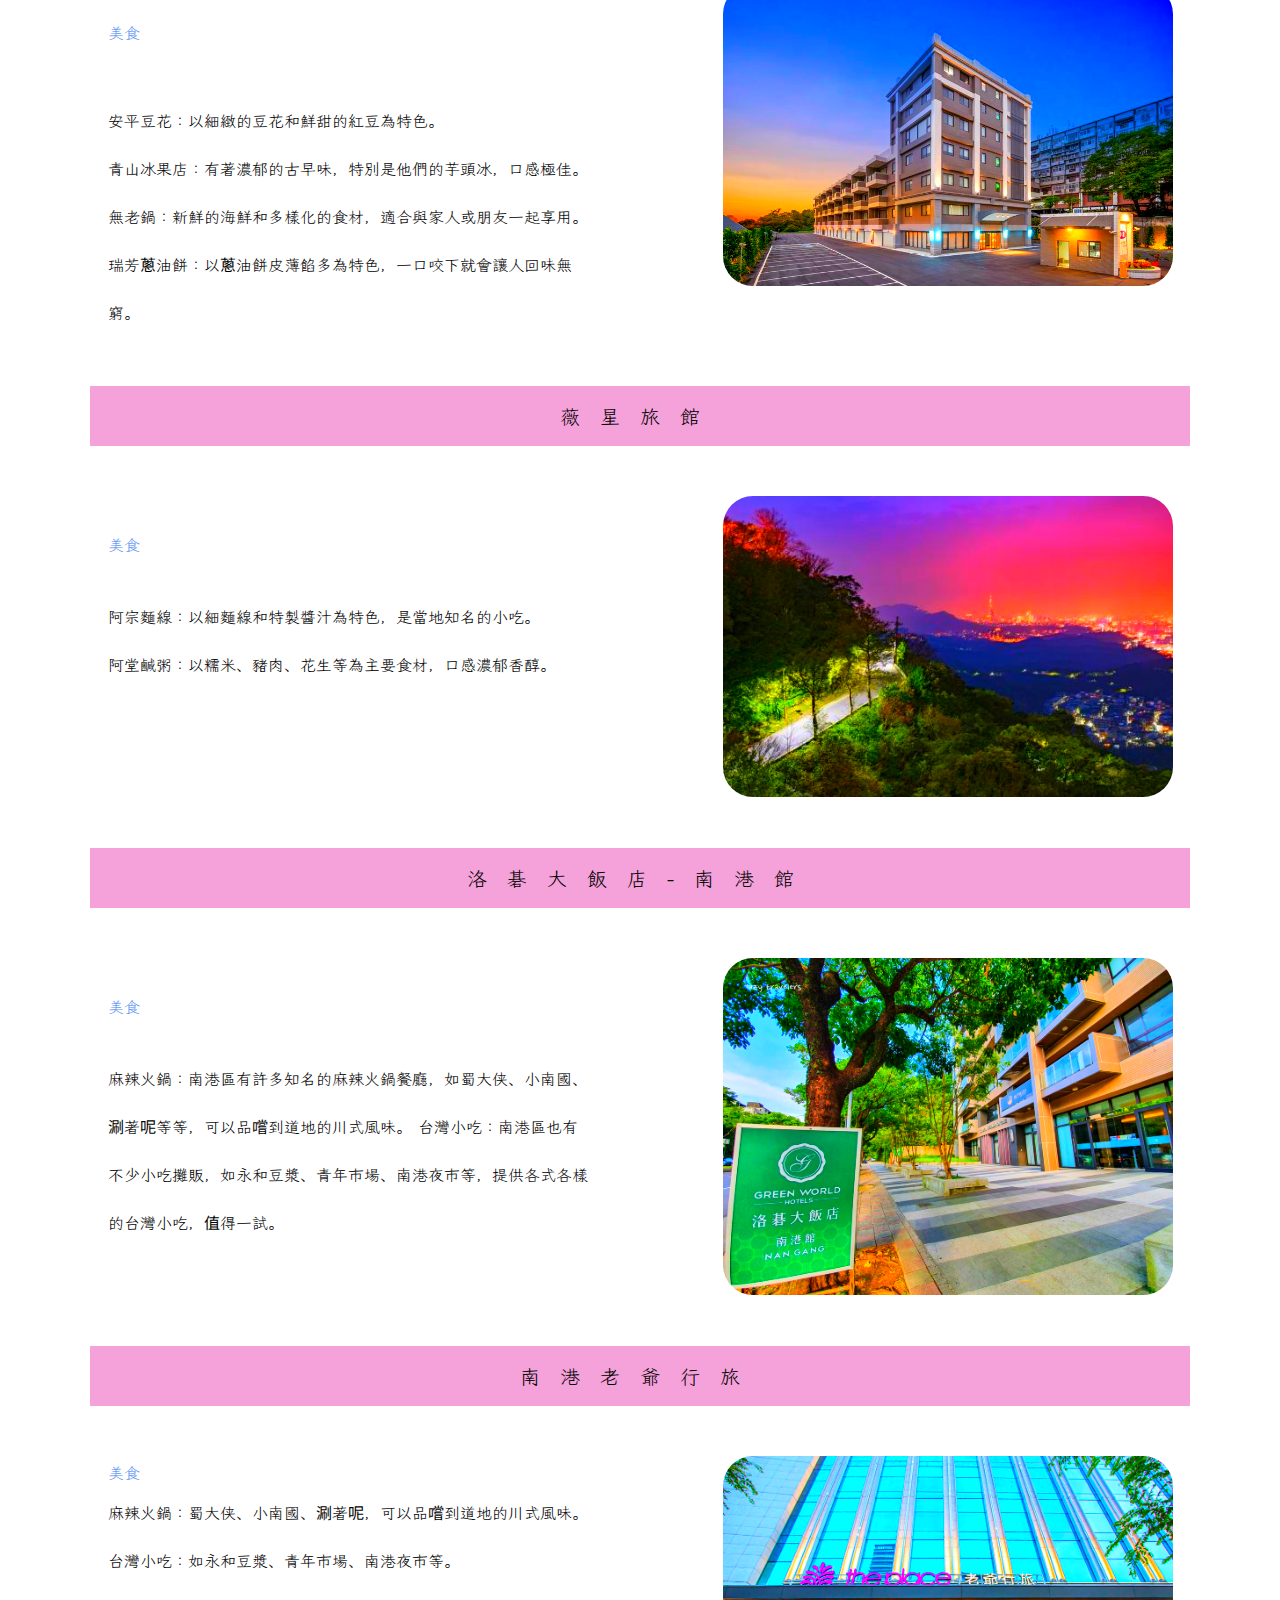
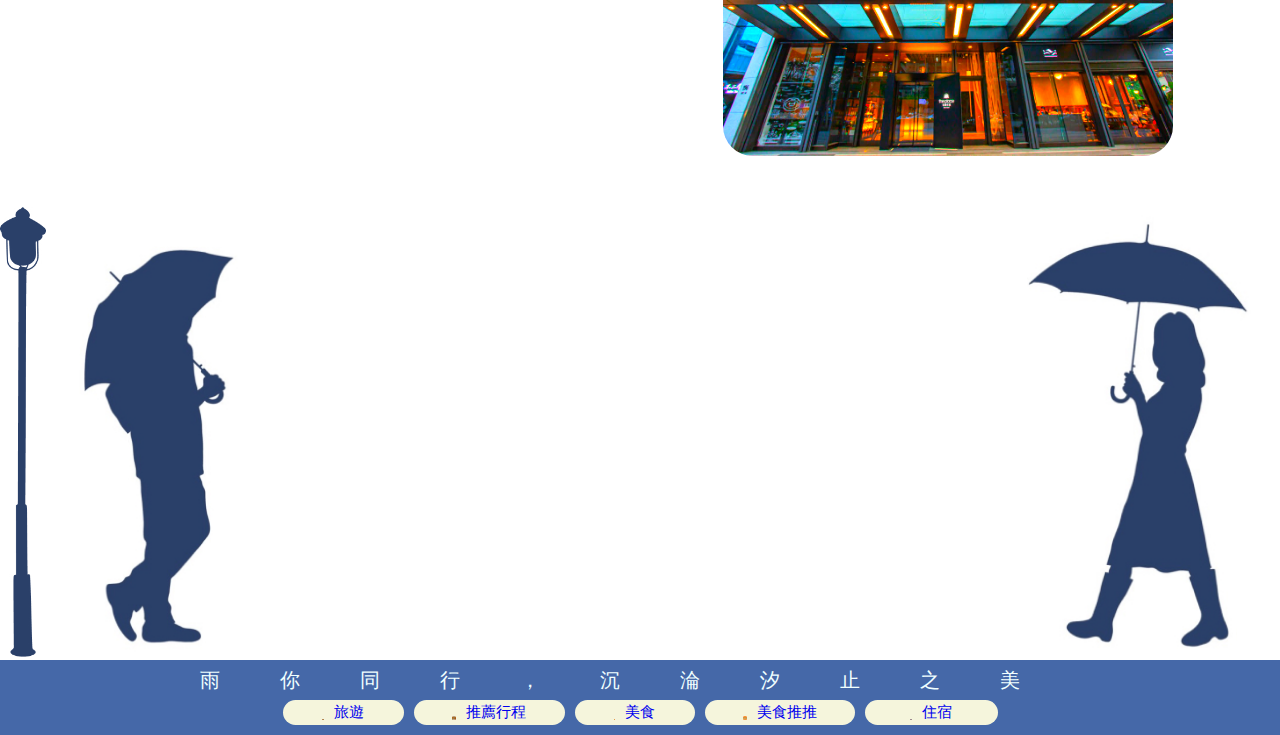
<file: lodging.html>
<!DOCTYPE html>
<html lang="en">
<head>
    <meta charset="UTF-8">
    <meta http-equiv="X-UA-Compatible" content="IE=edge">
    <meta name="viewport" content="width=device-width, initial-scale=1.0">
    <title>住宿</title>


    <!------字體--------->
    <link href="https://fonts.googleapis.com/css2?family=Alkatra&family=Klee+One:wght@400;600&family=Noto+Sans+TC:wght@300&display=swap" rel="stylesheet">
    <link href="https://fonts.googleapis.com/css2?family=Alkatra&family=Noto+Sans+TC:wght@300&display=swap" rel="stylesheet">
    
    <link rel="stylesheet" href="https://cdnjs.cloudflare.com/ajax/libs/font-awesome/6.3.0/css/all.min.css" integrity="sha512-SzlrxWUlpfuzQ+pcUCosxcglQRNAq/DZjVsC0lE40xsADsfeQoEypE+enwcOiGjk/bSuGGKHEyjSoQ1zVisanQ==" crossorigin="anonymous" referrerpolicy="no-referrer" />

    <link rel="stylesheet" href="./css/default.css">
    <link rel="stylesheet" href="./css/lodging.css">
    <!-----------輪播套件----------------->
    <link rel="stylesheet" href="./css/carousel.css">
    <script src="./carousel.js"></script>
    
</head>
<body>
    <header class="top">

        <div class="topone"> 
            <div class="toggle"></div>
        </div>

        <a href="./index.html"></a><img src="./img/logo.svg">

        <ul class="menu-list">
            <li class="list hidden">
                <a href="./trip.html">
                    <i class="fas fa-suitcase"></i>
                    旅遊
                </a>
            </li>

            <li class="list hidden">
                <a href="./itinerary.html">
                    <i class="fas fa-star"></i>
                    推薦行程
                </a>
            </li>
        
            <li class="list hidden"> 
                <a href="./food.html">
                    <i class="test"></i>
                    美食
                </a>
            </li>
        
            <li class="list hidden">
                <a href="./recommend.html">
                    <i class="fa-sharp fa-solid fa-cookie-bite"></i>
                    美食推推
                </a>
            </li>
        
            <li class="list hidden">
                <a href="./lodging.html">
                    <i class="fas fa-house"></i>
                    住宿
                </a>
            </li>
        </ul>

        </header>
    <div class="Wrapper">
        <!-----------導覽列-------------------------------->



        <!-----------輪播圖------------------------------->
            <!-- Slideshow container -->
<!-- 
            <div class="mySlides fade">
                <div class="numbertext"></div>
                <img src="./img/trip/blossom -0410.jpg" style="width:100%" alt="">
            </div>
 -->



        <div class="slideshow-container">

            <!-- Full-width images with number and caption text -->
            <div class="mySlides fade" style="display: block;">
                <div class="numbertext"></div>
                <img src="./img/index/out5.png" style="width:100%">
                <div class="text">拱北橋</div>
            </div>

            <div class="mySlides fade">
                <div class="numbertext"></div>
                <img src="./img/index/bridge.jpg" style="width:100%">
                <div class="text">星光橋</div>
            </div>

            <div class="mySlides fade">
                <div class="numbertext"></div>
                <img src="./img/lodging/vista01.jpg" style="width:100%">
                <div class="text">大尖山夜景</div>
            </div>

            <!-- Next and previous buttons -->
            <a class="prev" onclick="plusSlides(-1)">&#10094;</a>
            <a class="next" onclick="plusSlides(1)">&#10095;</a>
        </div>


        <!-- The dots/circles -->
        <div style="text-align:center">
            <span class="dot" onclick="currentSlide(1)"></span>
            <span class="dot" onclick="currentSlide(2)"></span>
            <span class="dot" onclick="currentSlide(3)"></span>
        </div>
            

        <!-----------汐止住宿-------------------------------->

        <h1>富信大飯店</h1>
        <div class="xizhi">
            <ul class="master">
                <li class="master01">

                    <br><i class="fas fa-utensils" style="color: #5f95f2;">美食</i>
                    <p>
                        <br>天際中餐廳：以中式料理為主打，提供精緻的廣東、湘菜等菜式，還有創意的點心和豐盛的自助餐。餐廳氛圍高雅、燈光柔和，適合與家人、朋友或商業夥伴共享美食。
                        <br>富廊西餐廳：提供西式料理，主打美式風格的經典料理，例如牛排、鮭魚、漢堡等，還有精選的紅酒和咖啡供應。餐廳裝潢華麗，典雅氣氛，適合與情人、朋友或商業夥伴共度浪漫晚餐。
                    </p>
                    <!-- <img src="./img/lodging/xiaccommodation.jpg" alt=""> -->

                </li>
                <li>
                    <img src="./img/lodging/xiaccommodation.jpg" alt="">
                </li>

            </ul>
        </div>

        <h1>少爺時尚旅館</h1>
        <div class="xizhi">
            <ul class="master">
                <li class="master01">
                    
                    <br><i class="fas fa-utensils" style="color: #5f95f2;">美食</i>
                    <p> 
                        <br>安平豆花：以細緻的豆花和鮮甜的紅豆為特色。
    
                        <br>青山冰果店：有著濃郁的古早味，特別是他們的芋頭冰，口感極佳。
                        
                        <br>無老鍋：新鮮的海鮮和多樣化的食材，適合與家人或朋友一起享用。
                        
                        <br>瑞芳蔥油餅：以蔥油餅皮薄餡多為特色，一口咬下就會讓人回味無窮。
                        
                    </p>
                    <li>
                        <img src="./img/lodging/master.jpg" alt="">
                    </li>
                </li>
            </ul>
        </div>
        
        <h1>薇星旅館</h1>
        <div class="xizhi">
            <ul class="master">
                <li class="master01">
                    <br><i class="fas fa-utensils" style="color: #5f95f2;">美食</i><br>
                    <p>
                        阿宗麵線：以細麵線和特製醬汁為特色，是當地知名的小吃。<br>
                        阿堂鹹粥：以糯米、豬肉、花生等為主要食材，口感濃郁香醇。

                    </p>

                    <li>
                        <img src="./img/lodging/vista01.jpg" alt="">
                    </li>
                </li>
            </ul>
        </div>



        <!-----------南港住宿-------------------------------->

        <h1>洛碁大飯店-南港館</h1>
        <div class="xizhi">
            <ul class="master">
                <li class="master01">
                    <br><i class="fas fa-utensils" style="color: #5f95f2;">美食</i><br>
                    <p> 
                        麻辣火鍋：南港區有許多知名的麻辣火鍋餐廳，如蜀大侠、小南國、涮著呢等等，可以品嚐到道地的川式風味。
    
                        台灣小吃：南港區也有不少小吃攤販，如永和豆漿、青年市場、南港夜市等，提供各式各樣的台灣小吃，值得一試。
    
                    </p>

                    <li>
                        <img src="./img/lodging/yuan.jpg" alt="">
                    </li>

                </li>
            </ul>
        </div>

        <h1>南港老爺行旅</h1>
        <div class="xizhi">
            <ul class="master">
                <li class="master01">

                    <i class="fas fa-utensils" style="color: #5f95f2;">美食</i>
                    <p>
                        麻辣火鍋：蜀大侠、小南國、涮著呢，可以品嚐到道地的川式風味。<br>
    
                        台灣小吃：如永和豆漿、青年市場、南港夜市等。
                    </p>
                    <li>
                        <img src="./img/lodging/master/master.jpg" alt="">
                    </li>
                </li>
            </ul>
        </div>
    </div>


            <!--------------------footer-------------------------->
            <div class="footer">
                <div class="shadow">
                    <img class= "roadlight"src="./img/index/roadlight.jpg" alt="">
                    <img class="man" src="./img/index/man.jpg" alt="">
                    <img class="gril" src="./img/index/gril.jpg" alt="">
                </div>
    
                <div class="bottom">
                    <h4>雨你同行，沉淪汐止之美</h4>
    
                    <a href="./trip.html">
                        <img src="./img/index/travel-bag (1).jpg">
                        旅遊
                    </a>
    
                    <a href="./itinerary.html">
                        <img src="./img/index/travel-bag (1).jpg">
                        推薦行程
                    </a>

                    <a href="./food.html">
                        <img src="./img/index/hamburger (1).jpg">
                        美食
                    </a>

                    <a href="./recommend.html">
                        <img src="./img/index/hamburger (1).jpg">
                        美食推推
                    </a>
    
                    <a href="./lodging.html">
                        <img src="./img/index/hotel (1).jpg">
                        住宿
                    </a>
    
                </div>
            </div>   
            <script src="https://ajax.googleapis.com/ajax/libs/jquery/3.6.0/jquery.min.js"></script>
            <script src= "./hamberger.js"></script>


</body>
</html>
</file>
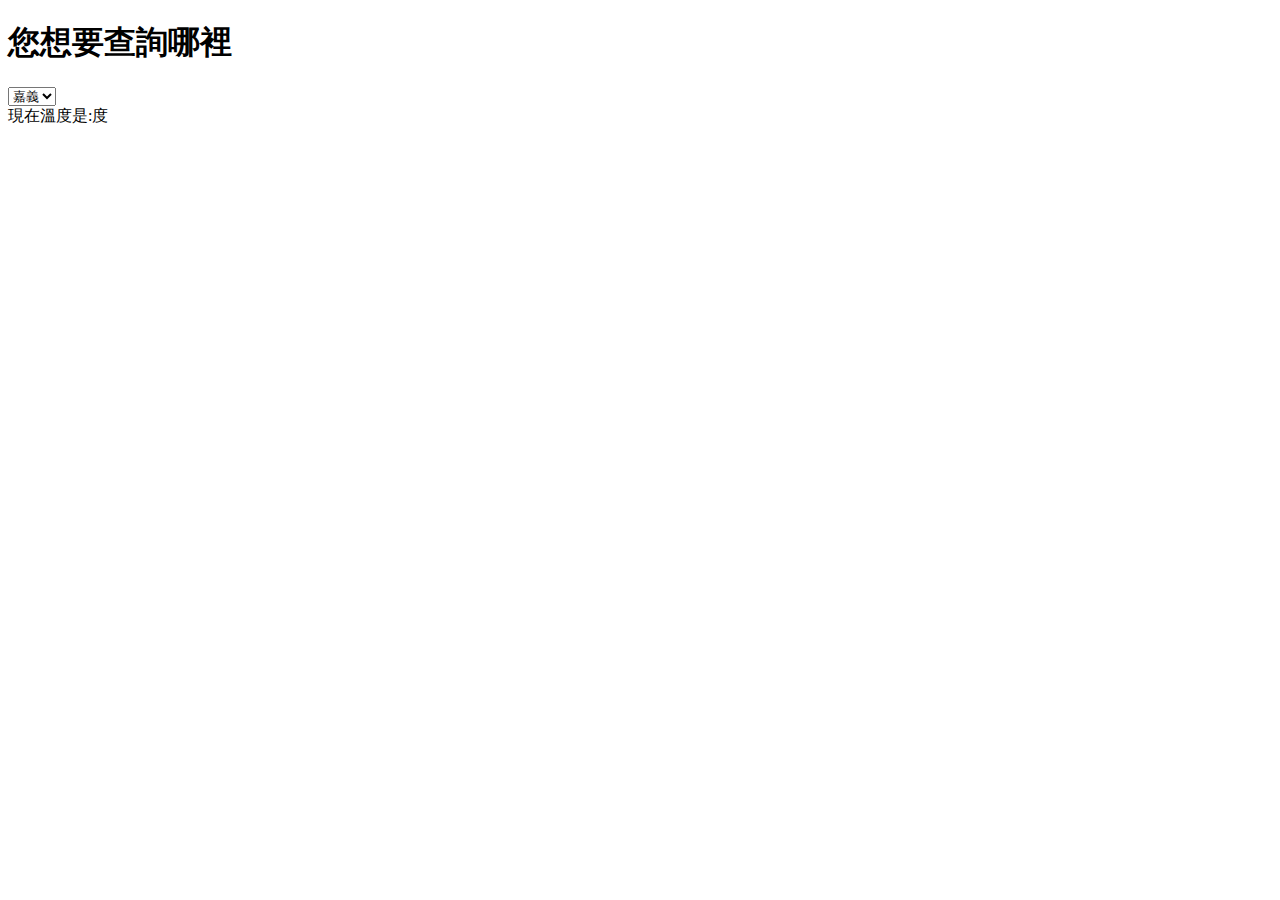
<file: rain.html>
<!DOCTYPE html>
<html lang="zh_tw">
<head>
    <meta charset="UTF-8">
    <meta name="viewport" content="width=device-width, initial-scale=1.0">
    <title>Document</title>
</head>
<body>
    <h1>您想要查詢哪裡</h1>
    <select name="" id="choceLocation">
        <option value="Changhua" >彰化</option>
        <option value="Chiayi" selected="selected">嘉義</option>
    </select>

    <div>
        現在溫度是:<span id="temp"></span>度
    </div>





    <script>
        // let temp = document.querySelector("#temp");
        // let choceLocation = document.querySelector("#choceLocation");
        // let link = `https://api.openweathermap.org/data/2.5/weather?q=${choceLocation.value},TW&units=metric&lang=zh_tw&appid=b124477846ae9be4798ea5a717da43db`;

        // fetch(link)
        //     .then(res => res.json())
        //     .then(json => {
        //     // 在這裡處理回傳的天氣數據
        //         console.log(json);
        //         temp.textContent = json.main.temp;
        // })

        // // .catch(error => {
        // //     // 處理錯誤
        // //     console.error(error);
        // // });

        let temp = document.querySelector("#temp");
        let choceLocation = document.querySelector("#choceLocation");

        function fetchWeather() {
        let link = `https://api.openweathermap.org/data/2.5/weather?q=${choceLocation.value},TW&units=metric&lang=zh_tw&appid=b124477846ae9be4798ea5a717da43db`;

        fetch(link)
            .then(res => res.json())
            .then(json => {
            console.log(json);
            temp.textContent = json.main.temp;
            })
            .catch(error => {
            console.error(error);
            });
        }

        // 初始化頁面時發送一次API請求
        fetchWeather();

        // 當選擇的城市更改時，發送新的API請求
        choceLocation.addEventListener("change", fetchWeather);




    </script>
</body>
</html>
</file>
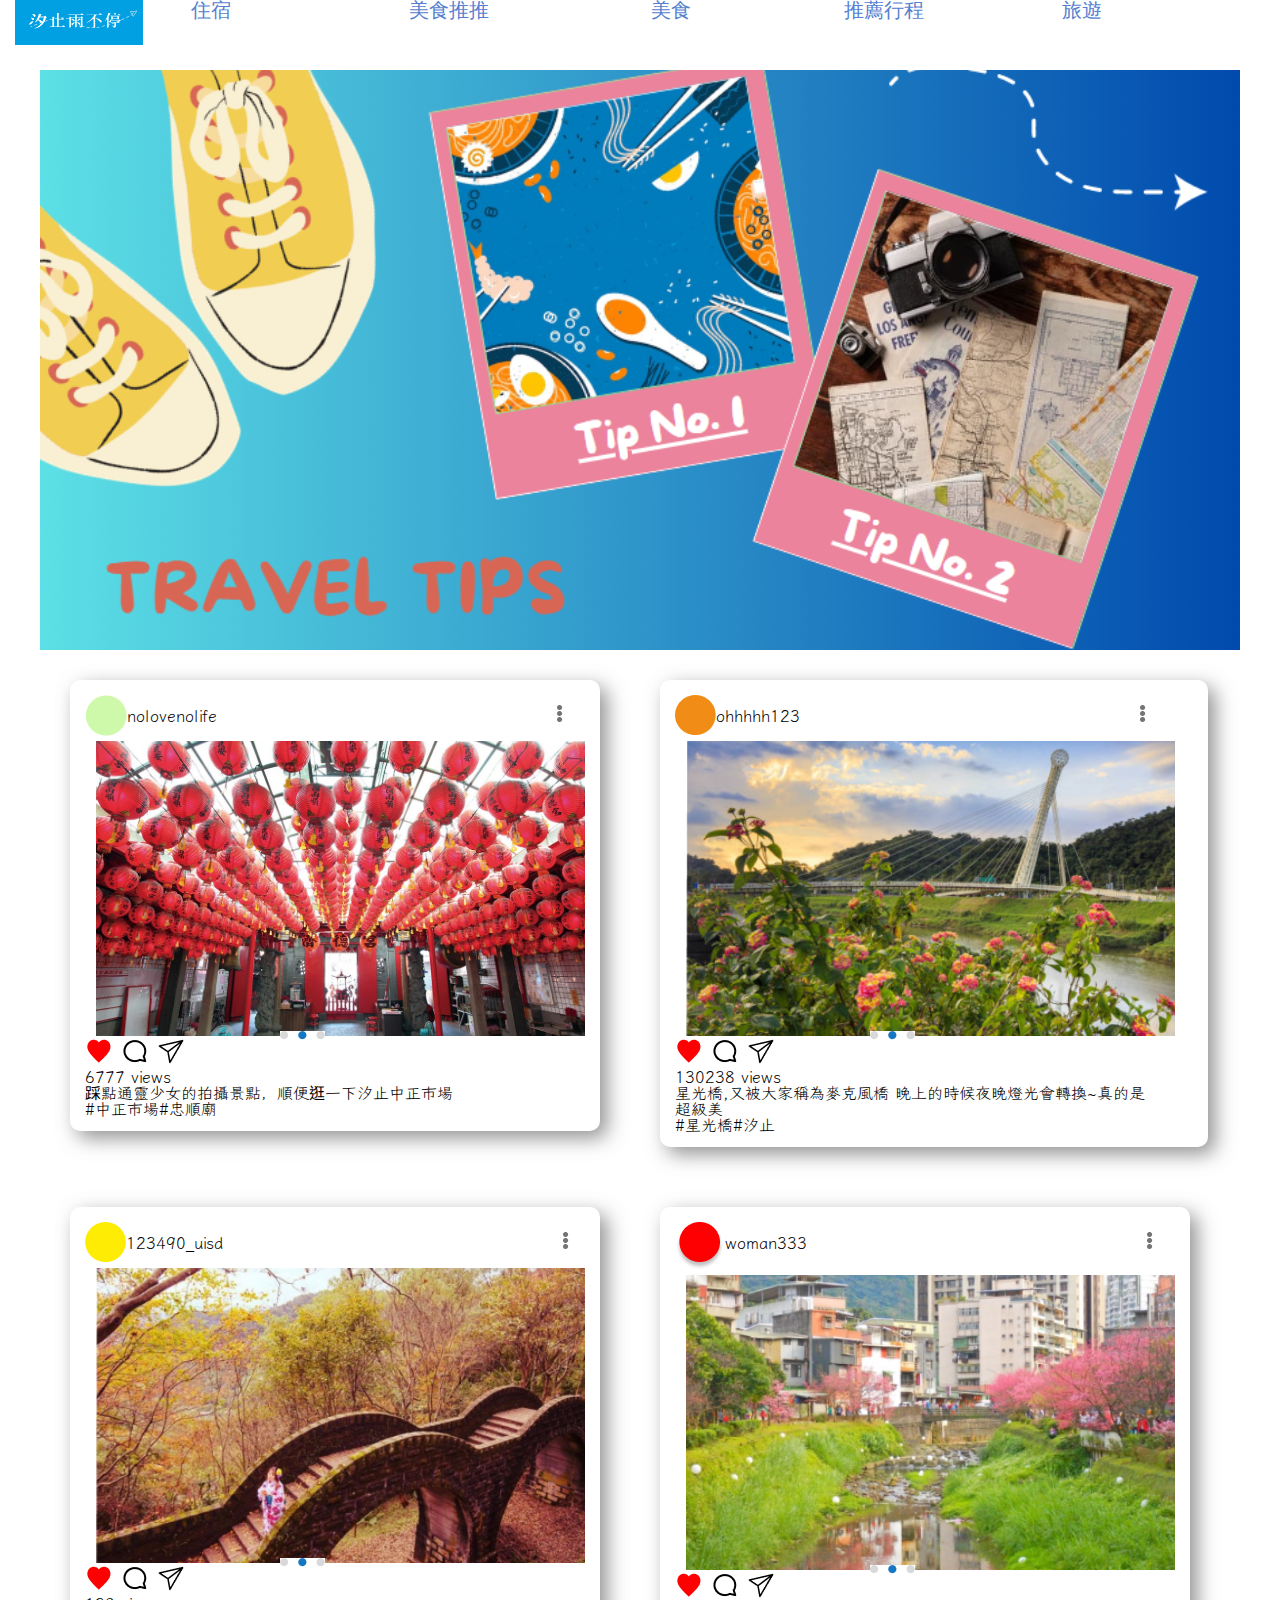
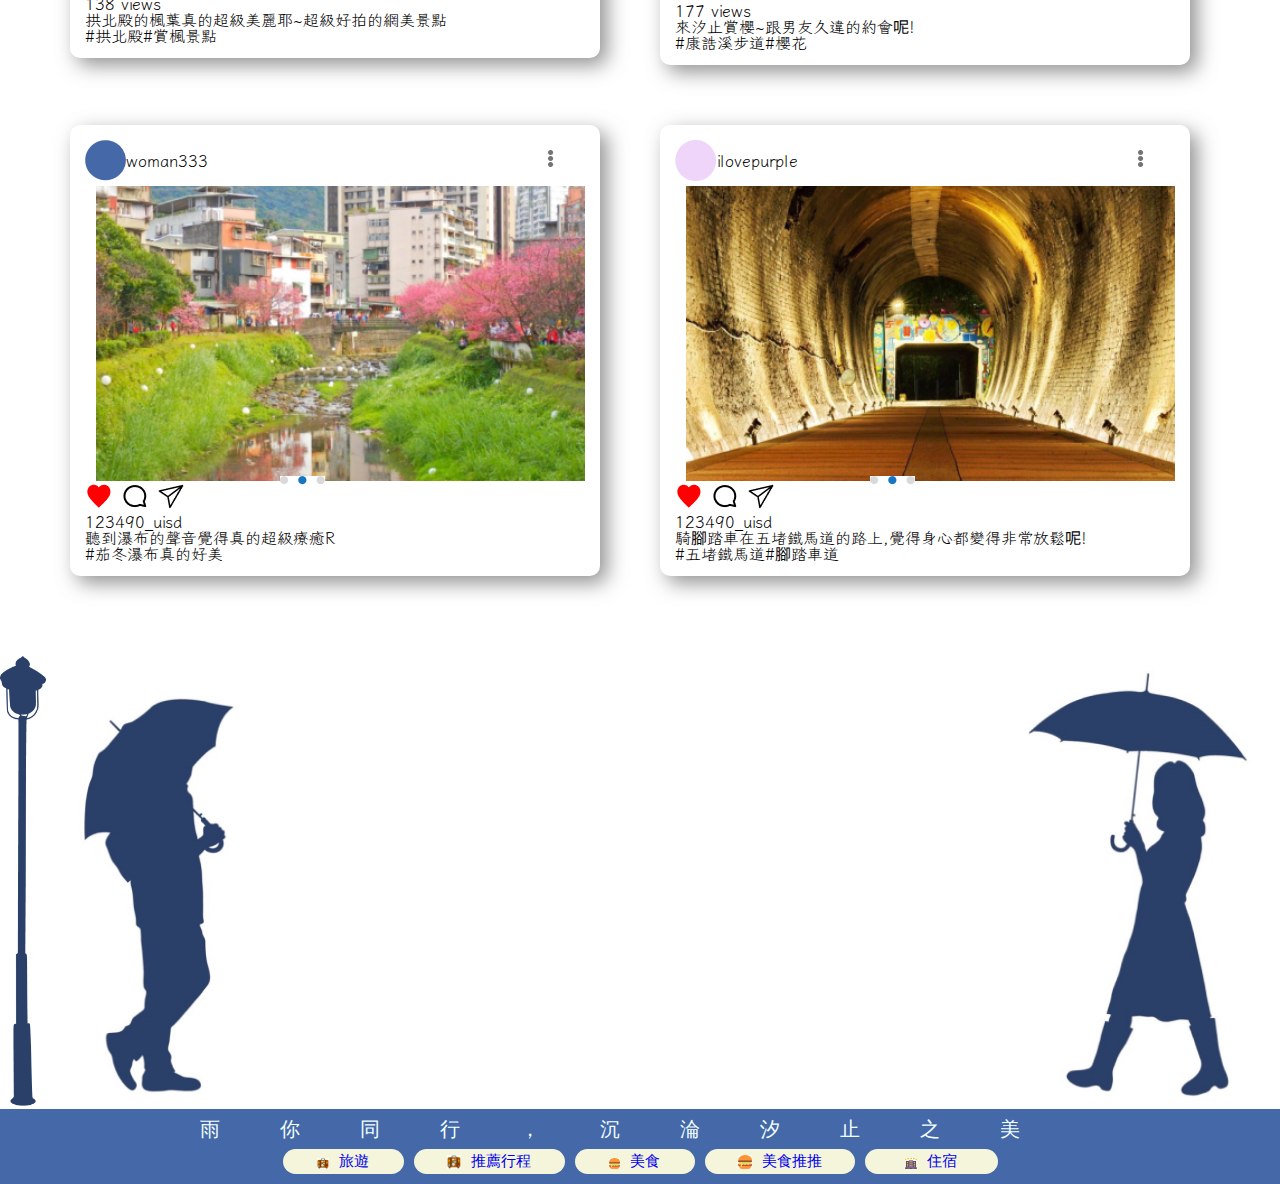
<file: recommend.html>
<!DOCTYPE html>
<html lang="en">
<head>
    <meta charset="UTF-8">
    <meta http-equiv="X-UA-Compatible" content="IE=edge">
    <meta name="viewport" content="width=device-width, initial-scale=1.0">
    <title>推薦頁面</title>

    <link href="https://fonts.googleapis.com/css2?family=Alkatra&family=Klee+One:wght@400;600&family=Noto+Sans+TC:wght@300&display=swap" rel="stylesheet">
    <link href="https://fonts.googleapis.com/css2?family=Alkatra&family=Noto+Sans+TC:wght@300&display=swap" rel="stylesheet">

    <link rel="stylesheet" href="./css/default.css">
    <link rel="stylesheet" href="./css/recommend.css">
    <link rel="stylesheet" href="https://cdnjs.cloudflare.com/ajax/libs/font-awesome/6.3.0/css/all.min.css" integrity="sha512-SzlrxWUlpfuzQ+pcUCosxcglQRNAq/DZjVsC0lE40xsADsfeQoEypE+enwcOiGjk/bSuGGKHEyjSoQ1zVisanQ==" crossorigin="anonymous" referrerpolicy="no-referrer" />

    <link rel="stylesheet" href="https://cdnjs.cloudflare.com/ajax/libs/animate.css/4.1.1/animate.min.css" />


</head>
<body>
    <header class="top">

        <div class="topone"> 
            <div class="toggle"></div>
        </div>

        <a href="./index.html"></a><img src="./img/logo.svg" alt="">

        <ul class="menu-list">
            <li class="list hidden">
                <a href="./trip.html">
                    <i class="fas fa-suitcase"></i>
                    旅遊
                </a>
            </li>

            <li class="list hidden">
                <a href="./itinerary.html">
                    <i class="fas fa-star"></i>
                    推薦行程
                </a>
            </li>
        
            <li class="list hidden"> 
                <a href="./food.html">
                    <i class="test"></i>
                    美食
                </a>
            </li>
        
            <li class="list hidden">
                <a href="./recommend.html">
                    <i class="fa-sharp fa-solid fa-cookie-bite"></i>
                    美食推推
                </a>
            </li>
        
            <li class="list hidden">
                <a href="./lodging.html">
                    <i class="fas fa-house"></i>
                    住宿
                </a>
            </li>
        </ul>

    </header>
    <div class="wrapper">

            <!-----------導覽列-------------------------------->




            <!-----------第一行-------------------------------->
                <div class="first">
                    <img src="./img/recommend/image 79.svg" alt="">
                </div>

        <div class="oneone">
                <div class="ig">
                    <ul class="igone">
                        <li class="green">
                            <div class="igtop">
                                
                                <div class="igtop01">
                                    <img src="./img/recommend/green.jpg" alt="">
                                    <h6>nolovenolife</h6>
                                    <div class="threepoints"> 
                                        <img src="./img/recommend/threepoints.jpg" alt="">
                                    </div> 
                            </div>

                            <div class="middle">
                                <img src="./img/recommend/temple.jpg" alt="">
                            </div>

                            <div class="love">
                                <img src="./img/recommend/love.jpg" alt="">
                                <img class="love01" src="./img/recommend/bluepoints.jpg" alt="">
                            </div>

                            <div class="txt">
                                <h6>6777 views</h6>
                                <p>踩點通靈少女的拍攝景點，順便逛一下汐止中正市場</p>
                                <p>#中正市場#忠順廟</p>
                            </div>
                        </li>
                </div>
        

                <div class="ig">
                    <ul class="igone">
                        <li class="green">
                            <div class="igtop">
                                
                                <div class="igtop01">
                                    <img class="orange" src="./img/recommend/orange.jpg" alt="">
                                    <h6>ohhhhh123</h6>
                                    <div class="threepoints"> 
                                        <img src="./img/recommend/threepoints.jpg" alt="">
                                    </div> 
                            </div>

                            <div class="middle">
                                <img src="./img/recommend/sunlight.jpg" alt="">
                            </div>

                            <div class="love">
                                <img src="./img/recommend/love.jpg" alt="">
                                <img class="love01" src="./img/recommend/bluepoints.jpg" alt="">
                            </div>

                            <div class="txt">
                                <h6>130238 views</h6>
                                <p>星光橋,又被大家稱為麥克風橋
                                    晚上的時候夜晚燈光會轉換~真的是超級美</p>
                                <p>#星光橋#汐止</p>
                            </div>
                        </li>
                    </ul>
                </div>
            
        
        

            <!-----------第二行-------------------------------->
                
                <div class="ig">
                    <ul class="igone">
                        <li class="green">
                            <div class="igtop">
                                
                                <div class="igtop01">
                                    <img src="./img/recommend/yellow.jpg" alt="">
                                    <h6>123490_uisd</h6>
                                    <div class="threepoints"> 
                                        <img src="./img/recommend/threepoints.jpg" alt="">
                                    </div> 
                            </div>

                            <div class="middle">
                                <img src="./img/recommend/bridge.jpg" alt="">
                            </div>

                            <div class="love">
                                <img src="./img/recommend/love.jpg" alt="">
                                <img class="love01" src="./img/recommend/bluepoints.jpg" alt="">
                            </div>

                            <div class="txt">
                                <h6>138 views</h6>
                                <p>拱北殿的楓葉真的超級美麗耶~超級好拍的網美景點</p>
                                <p>#拱北殿#賞楓景點</p>
                            </div>
                        </li>
                    </ul>
                </div>


                <div class="ig">
                    <ul class="igone">
                        <li class="green">
                            <div class="igtop">
                                
                                <div class="igtop01">
                                    <img src="./img/recommend/red.jpg" alt="">
                                    <h6>woman333</h6>
                                    <div class="threepoints"> 
                                        <img src="./img/recommend/threepoints.jpg" alt="">
                                    </div> 
                            </div>

                            <div class="middle">
                                <img src="./img/recommend/flower.jpg" alt="">
                            </div>

                            <div class="love">
                                <img src="./img/recommend/love.jpg" alt="">
                                <img class="love01" src="./img/recommend/bluepoints.jpg" alt="">
                            </div>

                            <div class="txt">
                                <h6>177 views</h6>
                                <p>來汐止賞櫻~跟男友久違的約會呢!</p>
                                <p>#康誥溪步道#櫻花</p>
                            </div>
                        </li>
                    </ul>
                </div>

                <!-----------第三行-------------------------------->
                <div class="ig">
                    <ul class="igone">
                        <li class="green">
                            <div class="igtop">
                                
                                <div class="igtop01">
                                    <img src="./img/recommend/blue.jpg" alt="">
                                    <h6>woman333</h6>
                                    <div class="threepoints"> 
                                        <img src="./img/recommend/threepoints.jpg" alt="">
                                    </div> 
                            </div>

                            <div class="middle">
                                <img src="./img/recommend/flower.jpg" alt="">
                            </div>

                            <div class="love">
                                <img src="./img/recommend/love.jpg" alt="">
                                <img class="love01" src="./img/recommend/bluepoints.jpg" alt="">
                            </div>

                            <div class="txt">
                                <h6>123490_uisd</h6>
                                <p>聽到瀑布的聲音覺得真的超級療癒R</p>
                                <p>#茄冬瀑布真的好美</p>
                            </div>
                        </li>
                    </ul>
                </div>


                            
                <div class="ig">
                    <ul class="igone">
                        <li class="green">
                            <div class="igtop">
                                
                                <div class="igtop01">
                                    <img src="./img/recommend/purple.jpg" alt="">
                                    <h6>ilovepurple</h6>
                                    <div class="threepoints"> 
                                        <img src="./img/recommend/threepoints.jpg" alt="">
                                    </div> 
                            </div>

                            <div class="middle">
                                <img src="./img/recommend/ridebike.jpg" alt="">
                            </div>

                            <div class="love">
                                <img src="./img/recommend/love.jpg" alt="">
                                <img class="love01" src="./img/recommend/bluepoints.jpg" alt="">
                            </div>

                            <div class="txt">
                                <h6>123490_uisd</h6>
                                <p>騎腳踏車在五堵鐵馬道的路上,覺得身心都變得非常放鬆呢!</p>
                                <p>#五堵鐵馬道#腳踏車道</p>
                            </div>
                        </li>
                    </ul>
                </div>
        </div>
    </div>



        <!--------------------footer-------------------------->
        <div class="footer">
            <div class="shadow">
                <img class="roadlight" src="./img/index/roadlight.jpg" alt="">
                <img class="man" src="./img/index/man.jpg" alt="">
                <img class="gril" src="./img/index/gril.jpg" alt="">
            </div>

            <div class="bottom">
                <h4>雨你同行，沉淪汐止之美</h4>

                <a href="./trip.html">
                    <img src="./img/index/travel-bag (1).jpg">
                    旅遊
                </a>

                <a href="./itinerary.html">
                    <img src="./img/index/travel-bag (1).jpg">
                    推薦行程
                </a>

                <a href="./food.html">
                    <img src="./img/index/hamburger (1).jpg">
                    美食
                </a>

                <a href="./recommend.html">
                    <img src="./img/index/hamburger (1).jpg">
                    美食推推
                </a>
                
                <a href="./lodging.html">
                    <img src="./img/index/hotel (1).jpg">
                    住宿
                </a>

            </div>
        </div>    
<script src="https://ajax.googleapis.com/ajax/libs/jquery/3.6.0/jquery.min.js"></script>
<script src= "./hamberger.js"></script>


</body>
</html>
</file>
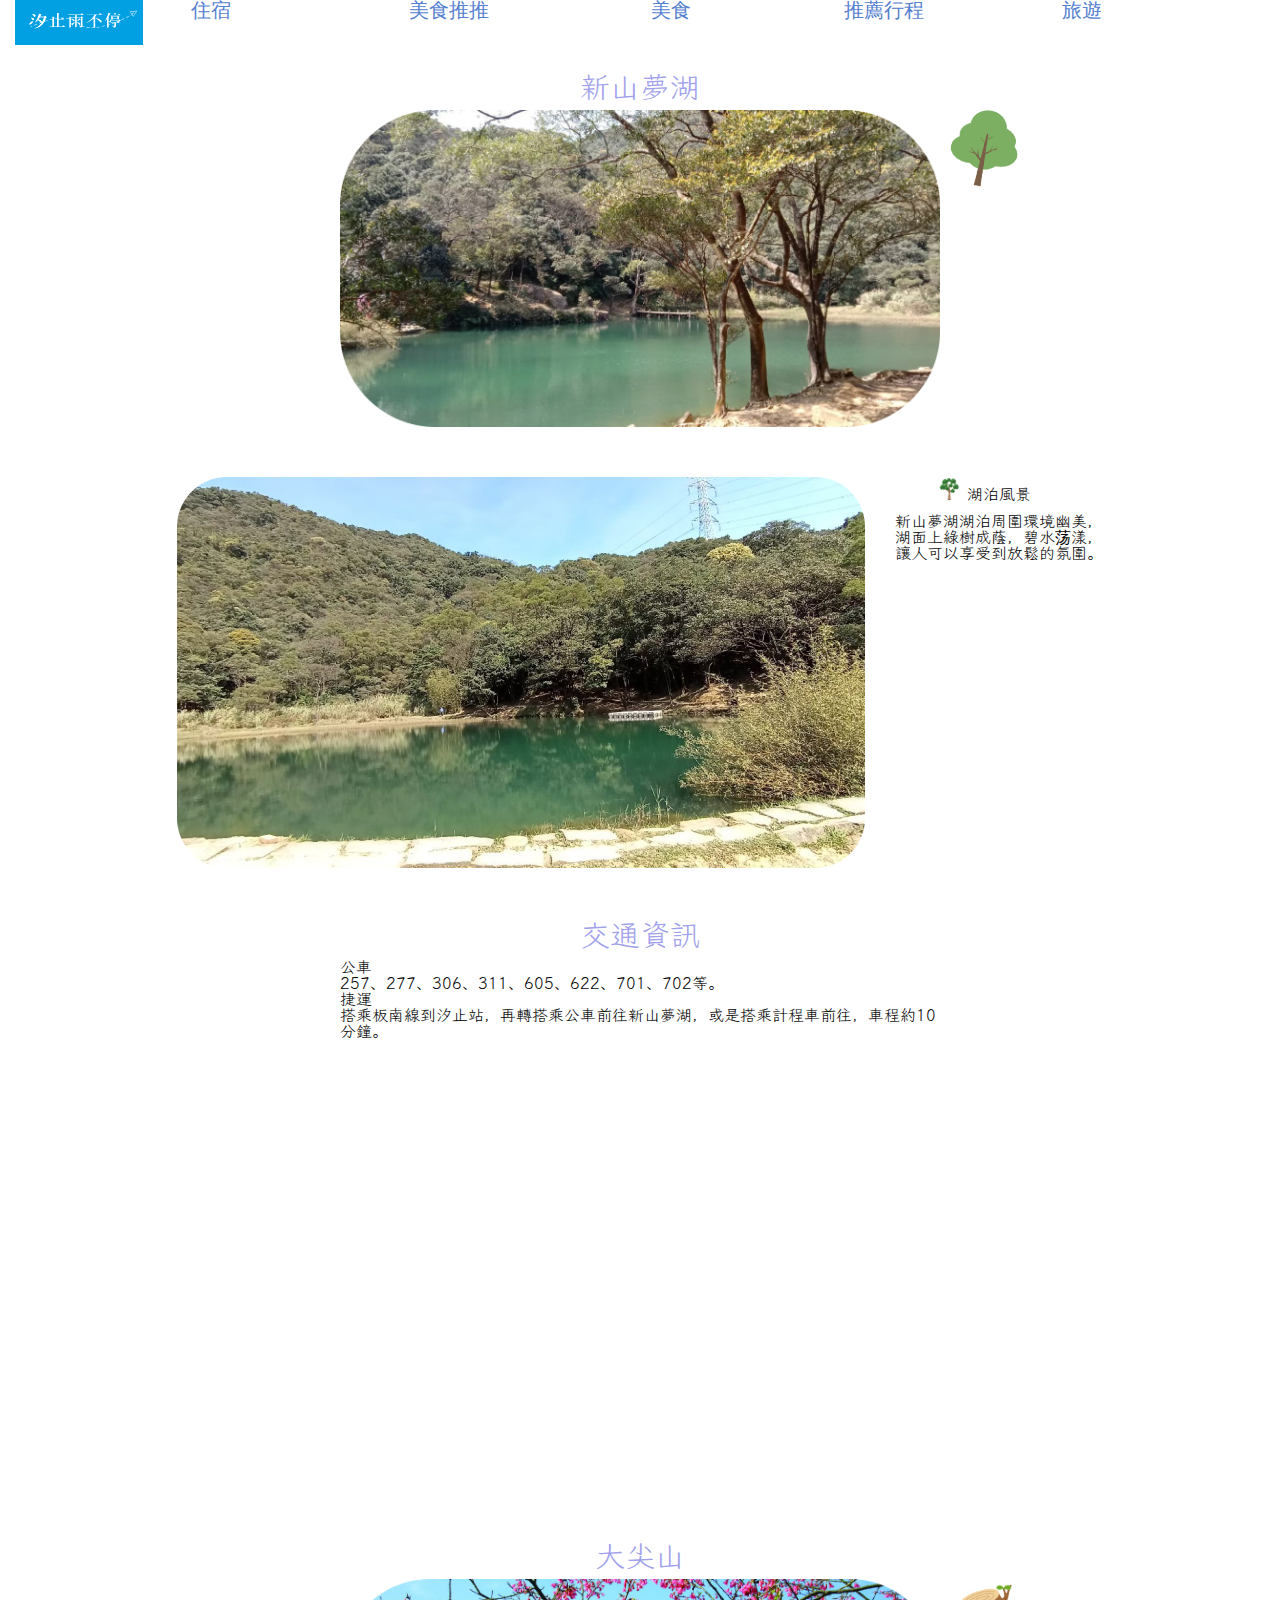
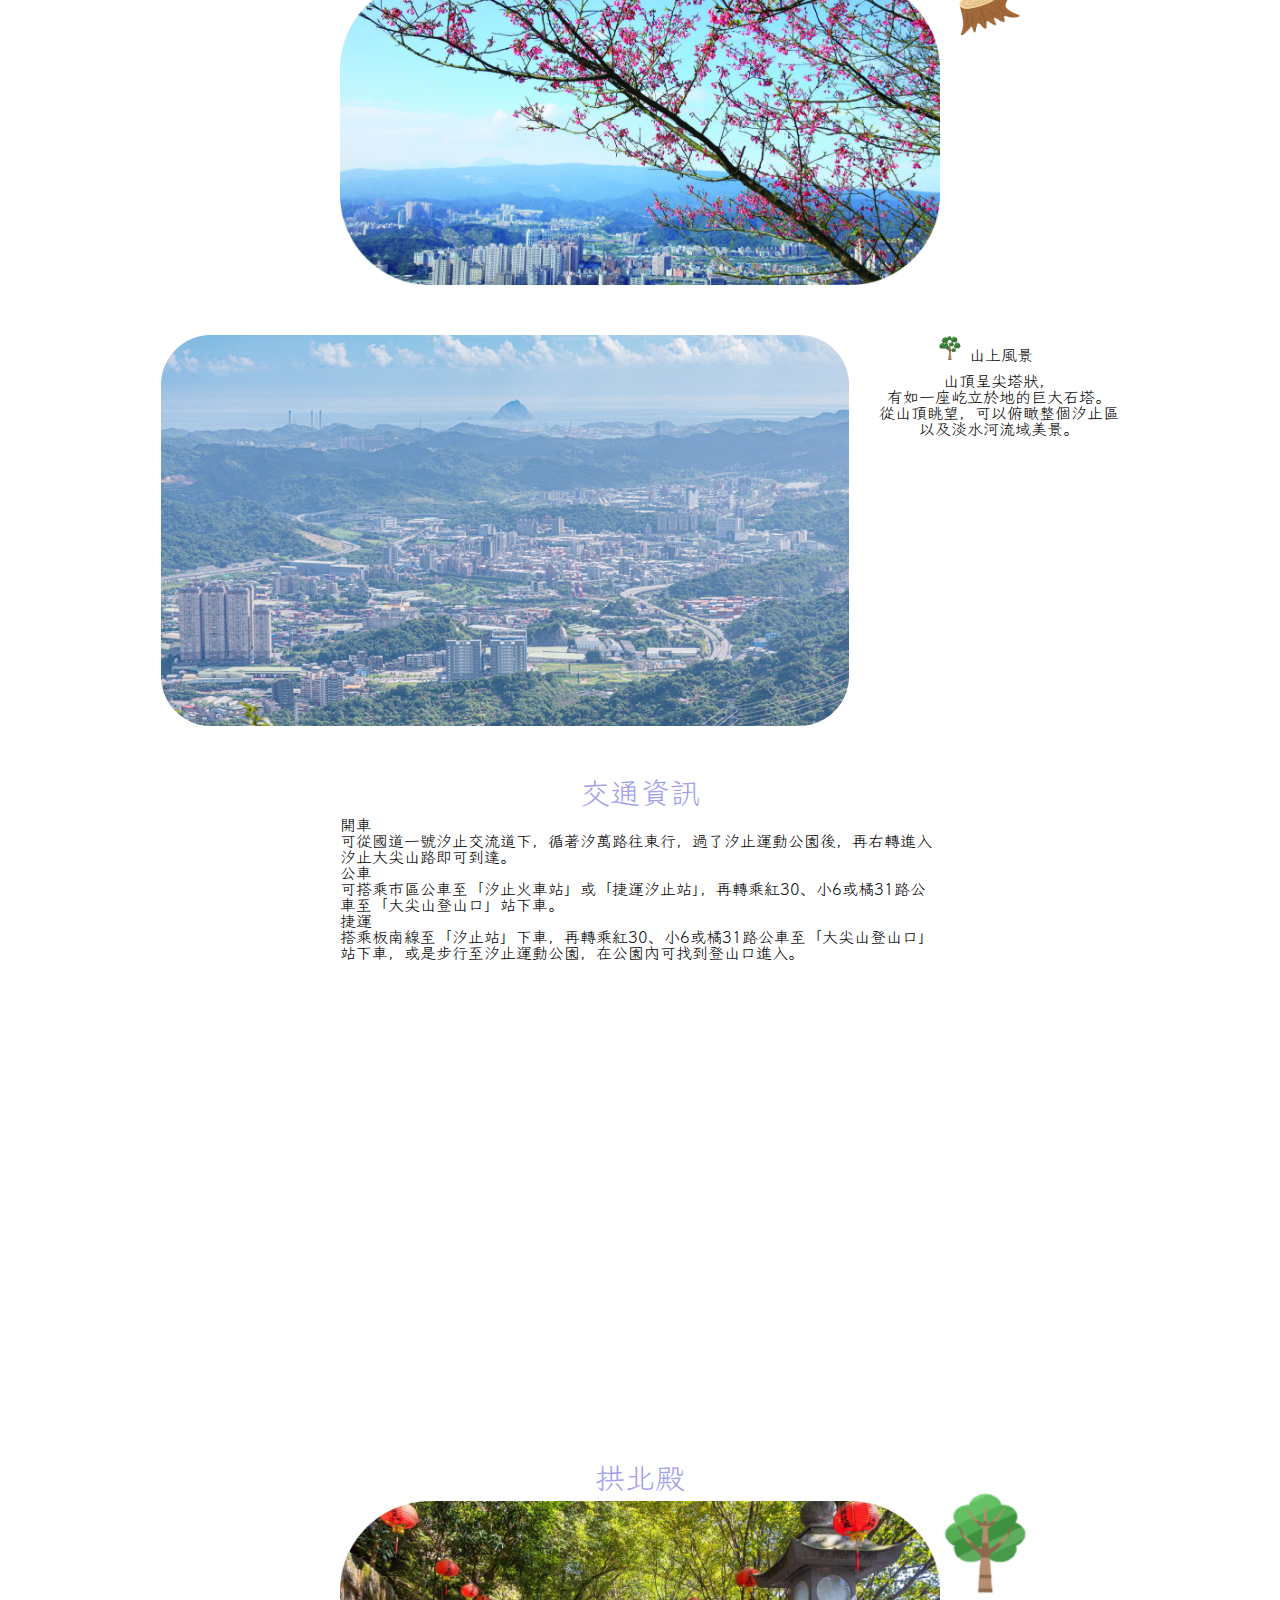
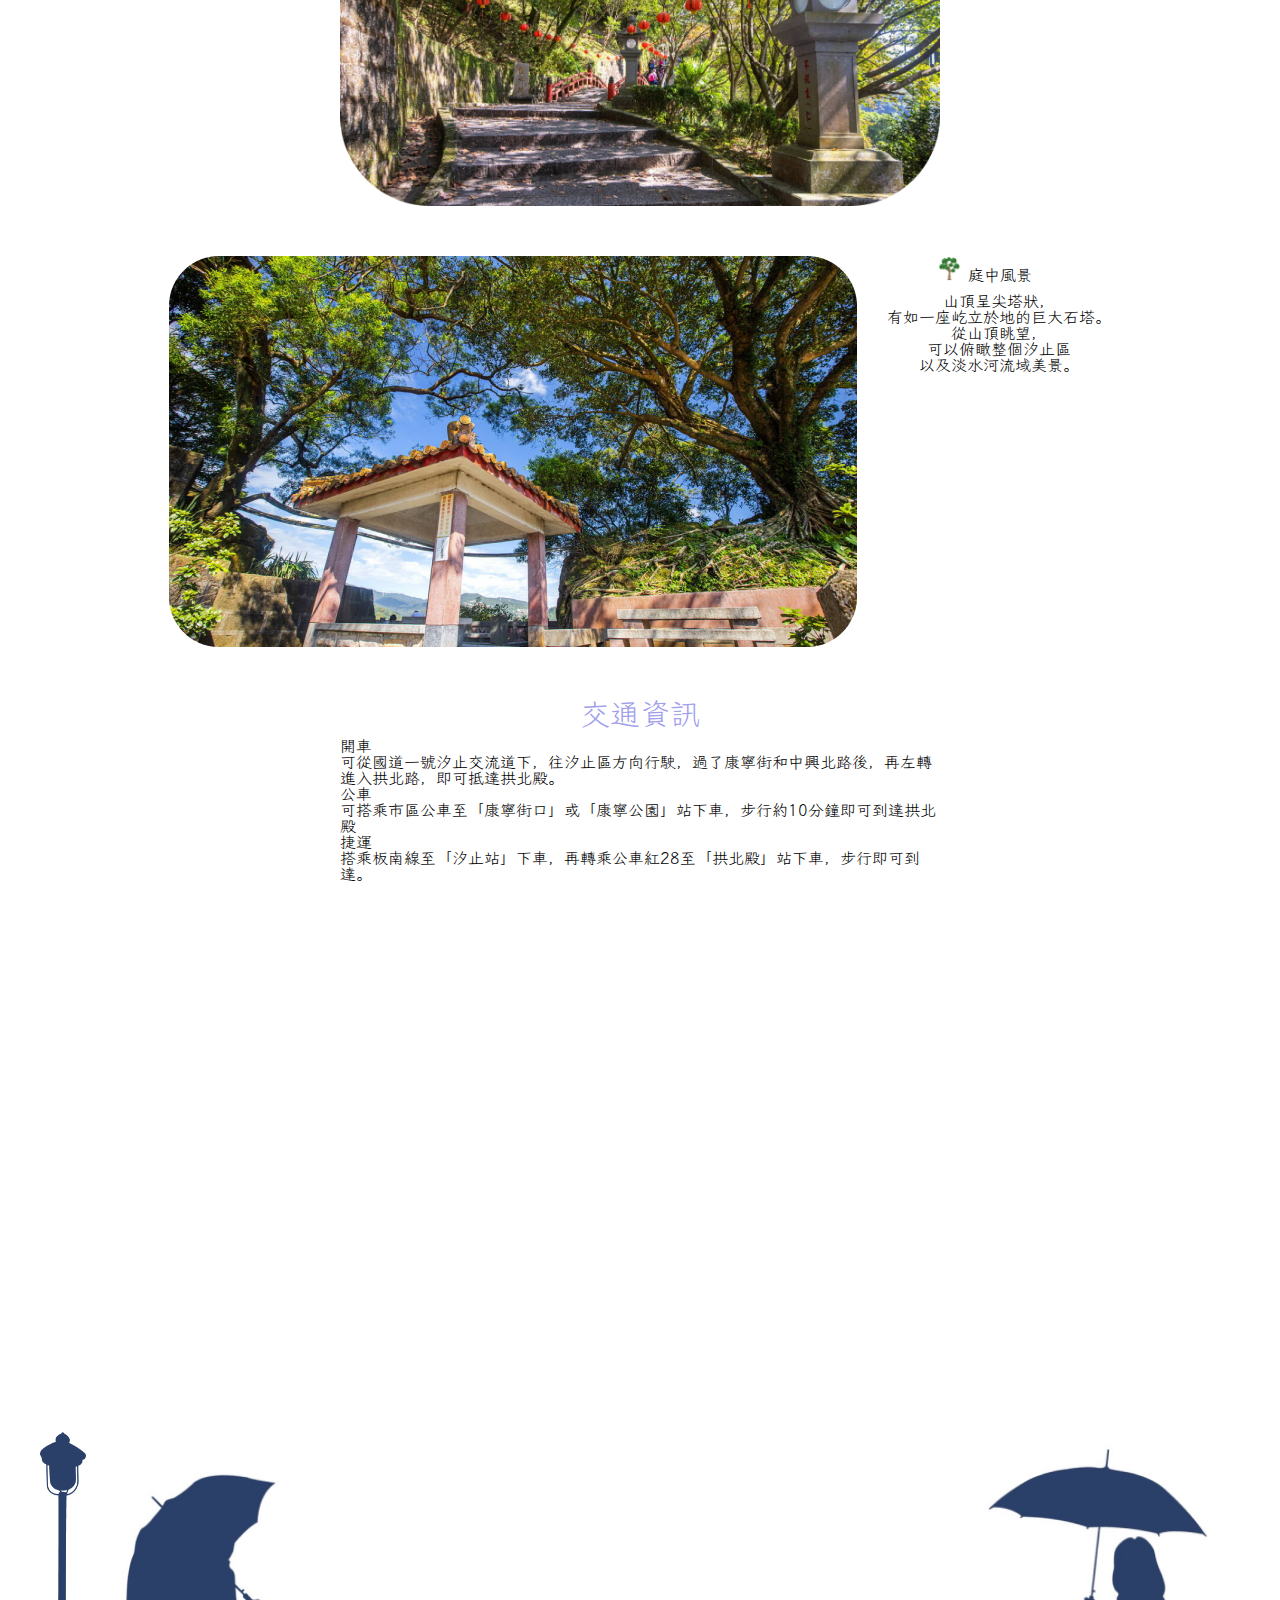
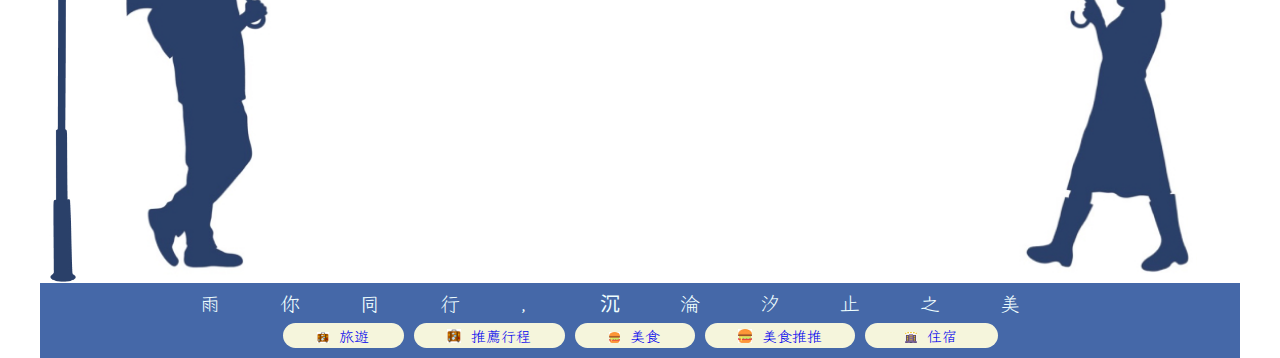
<file: trip.html>
<!DOCTYPE html>
<html lang="en">
<head>
    <meta charset="UTF-8">
    <meta http-equiv="X-UA-Compatible" content="IE=edge">
    <meta name="viewport" content="width=
    , initial-scale=1.0">
    <title>旅遊</title>

    <link href="https://fonts.googleapis.com/css2?family=Alkatra&family=Klee+One:wght@400;600&family=Noto+Sans+TC:wght@300&display=swap" rel="stylesheet">
    <link href="https://fonts.googleapis.com/css2?family=Alkatra&family=Noto+Sans+TC:wght@300&display=swap" rel="stylesheet">

    <link rel="stylesheet" href="./css/default.css">
    <link rel="stylesheet" href="./css/trip.css">
    <link rel="stylesheet" href="https://cdnjs.cloudflare.com/ajax/libs/font-awesome/6.3.0/css/all.min.css" integrity="sha512-SzlrxWUlpfuzQ+pcUCosxcglQRNAq/DZjVsC0lE40xsADsfeQoEypE+enwcOiGjk/bSuGGKHEyjSoQ1zVisanQ==" crossorigin="anonymous" referrerpolicy="no-referrer" />



</head>
<body>
    <header class="top">

        <div class="topone"> 
            <div class="toggle"></div>
        </div>

        <a href="./index.html"></a><img src="./img/logo.svg" alt="">

        <ul class="menu-list">
            <li class="list hidden">
                <a href="./trip.html">
                    <i class="fas fa-suitcase"></i>
                    旅遊
                </a>
            </li>

            <li class="list hidden">
                <a href="./itinerary.html">
                    <i class="fas fa-star"></i>
                    推薦行程
                </a>
            </li>
        
            <li class="list hidden"> 
                <a href="./food.html">
                    <i class="test"></i>
                    美食
                </a>
            </li>
        
            <li class="list hidden">
                <a href="./recommend.html">
                    <i class="fa-sharp fa-solid fa-cookie-bite"></i>
                    美食推推
                </a>
            </li>
        
            <li class="list hidden">
                <a href="./lodging.html">
                    <i class="fas fa-house"></i>
                    住宿
                </a>
            </li>
        </ul>

</header>
    <div class="Wrapper">
            <!-----------導覽列-------------------------------->

        <!-----------新山夢湖------------------------------->
        <div class="lake">
            <h1>新山夢湖</h1>
            <img  class="lake02" src="./img/trip/tree.jpg" alt="樹">
            <img  class="lake01" src="./img/trip/lake.jpg" alt="湖">
        </div>

        <!-----------新山夢湖(湖泊風景)------------------------------->
        <div class="middle smalllake" >
            <img  class="middle01" src="./img/trip/smalllake.jpg" alt="">
            <div class="middle02"> 
                <img  src="./img/trip/smalltree.jpg" alt="">
                <span>湖泊風景</span>
                <p>新山夢湖湖泊周圍環境幽美，<br>湖面上綠樹成蔭，碧水荡漾，<br>讓人可以享受到放鬆的氛圍。</p>
            </div>
        </div>
        <!-----------新山夢湖(交通)------------------------------->
        <div class="traffic lake">
            <ul>
                <li>
                    <h1>交通資訊</h1>
                    <h2><i class="fas fa-train"></i>公車</h2>

                    <p>257、277、306、311、605、622、701、702等。</p>

                    <h2><i class="fas fa-train"></i>捷運</h2>
                    <p>搭乘板南線到汐止站，再轉搭乘公車前往新山夢湖，或是搭乘計程車前往，車程約10分鐘。</p>


                    <iframe src="https://www.google.com/maps/embed?pb=!1m18!1m12!1m3!1d14448.877781569952!2d121.62668821553945!3d25.128270769875204!2m3!1f0!2f0!3f0!3m2!1i1024!2i768!4f13.1!3m3!1m2!1s0x345d52aff418219f%3A0x2bf0264a194628bb!2z5paw5bGx5aSi5rmW!5e0!3m2!1szh-TW!2stw!4v1680438336020!5m2!1szh-TW!2stw" width="600" height="450" style="border:0;" allowfullscreen="" loading="lazy" referrerpolicy="no-referrer-when-downgrade"></iframe>
                </li>
            </ul>
        </div>

        <!-----------大尖山------------------------------->
        <div class="lake">
            <h1>大尖山</h1>
            <img class="lake02" src="./img/trip/wood.jpg" alt="樹木">
            <img class="lake01" src="./img/trip/Sharp.jpg" alt="圖片">
        </div>
        <!-----------大尖山(山中風景)------------------------------->
        <div class="middle smalllake">
            <img class="middle01" src="./img/trip/smallsharp.jpg" alt="">
            <div class="middle02">
                <img src="./img/trip/smalltree.jpg" alt="">
                <span>山上風景</span>
                <p>山頂呈尖塔狀，<br>有如一座屹立於地的巨大石塔。<br>從山頂眺望，可以俯瞰整個汐止區<br>以及淡水河流域美景。
                </p>
            </div>
        </div>

        <!-- <div class="middle smalllake" >
            <img  class="middle01" src="./img/trip/smalllake.jpg" alt="">
            <div class="middle02"> 
                <img src="./img/trip/smalltree.jpg" alt="">
                <span>湖泊風景</span>
                <p>新山夢湖湖泊周圍環境幽美，<br>湖面上綠樹成蔭，碧水荡漾，<br>讓人可以享受到放鬆的氛圍。</p>
            </div>
        </div> -->



        <!-----------大尖山(交通)------------------------------->
        <div class="traffic lake">
            <ul>
                <li>
                    <h1>交通資訊</h1>
                    <h2><i class="fas fa-train"></i>開車</h2>
                    <p>可從國道一號汐止交流道下，循著汐萬路往東行，過了汐止運動公園後，再右轉進入汐止大尖山路即可到達。</p>

                    <h2><i class="fas fa-train"></i>公車</h2>
                    <p>可搭乘市區公車至「汐止火車站」或「捷運汐止站」，再轉乘紅30、小6或橘31路公車至「大尖山登山口」站下車。</p>

                    <h2><i class="fas fa-train"></i>捷運</h2>
                    <p>搭乘板南線至「汐止站」下車，再轉乘紅30、小6或橘31路公車至「大尖山登山口」站下車，或是步行至汐止運動公園，在公園內可找到登山口進入。
                    </p>

                    <iframe src="https://www.google.com/maps/embed?pb=!1m18!1m12!1m3!1d14457.765566874086!2d121.6484976078125!3d25.053024600000004!2m3!1f0!2f0!3f0!3m2!1i1024!2i768!4f13.1!3m3!1m2!1s0x345d537970b18bcb%3A0x4fa1dee77dc80de!2z5aSn5bCW5bGx6aKo5pmv5Y2A!5e0!3m2!1szh-TW!2stw!4v1680440565792!5m2!1szh-TW!2stw" width="600" height="450" style="border:0;" allowfullscreen="" loading="lazy" referrerpolicy="no-referrer-when-downgrade"></iframe>
                </li>
            </ul>

        </div>

        <!-----------拱北殿------------------------------>
        <div class="lake">
            <h1>拱北殿</h1>
            <img class="lake02" src="./img/trip/tree02 (1).jpg" alt="樹木">
            <img class="lake01" src="./img/trip/temple.jpg" alt="圖片">
        </div>
        
        <!-----------拱北殿(山中風景)------------------------------>
        <div class="middle smalllake">
            <img  class="middle01" src="./img/trip/smalltemple.jpg" alt="">
            <div class="middle02">
                <img src="./img/trip/smalltree.jpg" alt="">
                <span>庭中風景</span>
                <p>山頂呈尖塔狀，<br>有如一座屹立於地的巨大石塔。<br>從山頂眺望，<br>可以俯瞰整個汐止區<br>以及淡水河流域美景。
                </p>
            </div>
        </div>


        <!-----------拱北殿(交通資訊)------------------------------>

        <div class="traffic lake">



            <ul>
                <li>
                    <h1>交通資訊</h1>
                    <h2><i class="fas fa-train"></i>開車</h2>
                    <p>可從國道一號汐止交流道下，往汐止區方向行駛，過了康寧街和中興北路後，再左轉進入拱北路，即可抵達拱北殿。</p>

                    <h2><i class="fas fa-train"></i>公車</h2>
                    <p>可搭乘市區公車至「康寧街口」或「康寧公園」站下車，步行約10分鐘即可到達拱北殿</p>

                    <h2><i class="fas fa-train"></i>捷運</h2>
                    <p>搭乘板南線至「汐止站」下車，再轉乘公車紅28至「拱北殿」站下車，步行即可到達。
                    </p>

                    <iframe src="https://www.google.com/maps/embed?pb=!1m18!1m12!1m3!1d3613.2184637336363!2d121.63996871366955!3d25.09446514202186!2m3!1f0!2f0!3f0!3m2!1i1024!2i768!4f13.1!3m3!1m2!1s0x345d52d85b8728e1%3A0xa8529f633311310d!2z5rGQ5q2i5oux5YyX5q6_!5e0!3m2!1szh-TW!2stw!4v1680443850123!5m2!1szh-TW!2stw" width="600" height="450" style="border:0;" allowfullscreen="" loading="lazy" referrerpolicy="no-referrer-when-downgrade"></iframe>
                </li>
            </ul>
        </div>

        <!-------------------trip------------------------------>






        <!--------------------footer-------------------------->
                <div class="footer">
                    <div class="shadow">
                        <img class= "roadlight"src="./img/index/roadlight.jpg" alt="">
                        <img class="man" src="./img/index/man.jpg" alt="">
                        <img class="gril" src="./img/index/gril.jpg" alt="">
                    </div>
        
                    <div class="bottom">
                        <h4>雨你同行，沉淪汐止之美</h4>
        
                        <a href="./trip.html">
                            <img src="./img/index/travel-bag (1).jpg">
                            旅遊
                        </a>
                        
                        <a href="./itinerary.html">
                            <img src="./img/index/travel-bag (1).jpg">
                            推薦行程
                        </a>
        
                        
                        <a href="./food.html">
                            <img src="./img/index/hamburger (1).jpg">
                            美食
                        </a>


                        <a href="./recommend.html">
                            <img src="./img/index/hamburger (1).jpg">
                            美食推推
                        </a>

                        <a href="./lodging.html">
                            <img src="./img/index/hotel (1).jpg">
                            住宿
                        </a>
                    </div>
                </div>
        

    </div>
    <script src="https://ajax.googleapis.com/ajax/libs/jquery/3.6.0/jquery.min.js"></script>
    <script src= "./hamberger.js"></script>
</body>
</html>
</file>
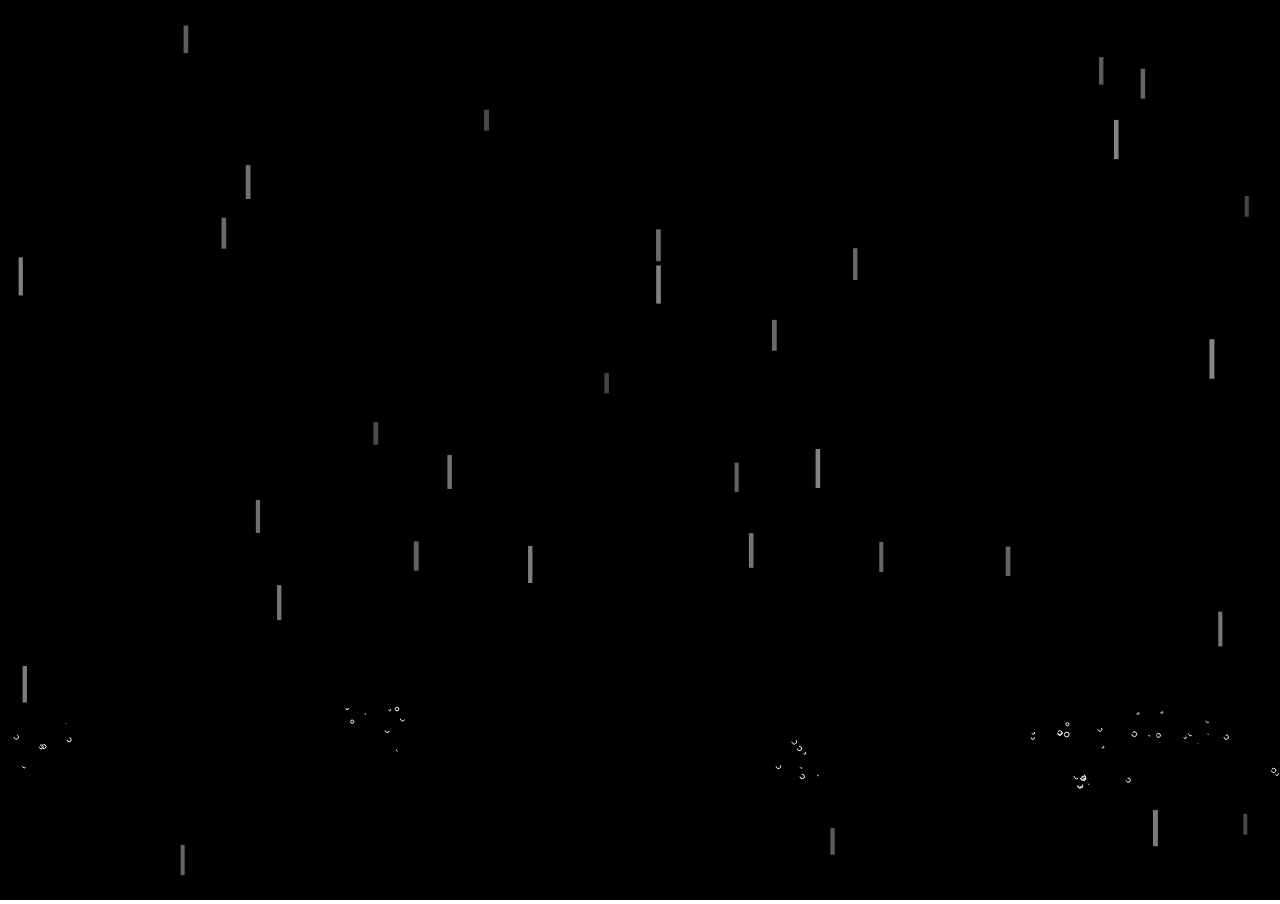
<file: css/test.html>
<!DOCTYPE html>
<html lang="en">
<head>
    <meta charset="UTF-8">
    <meta http-equiv="X-UA-Compatible" content="IE=edge">
    <meta name="viewport" content="width=device-width, initial-scale=1.0">
    <title>Document</title>
</head>
    <style>
            html,
    body {
    width: 100%;
    height: 100%;
    margin: 0;
    padding: 0;
    overflow: hidden;
    }

    #container {
    width: 100%;
    height: 100%;
    }
    </style>
<body>
    <div id="container"></div>
</body>
    <script>
const _Math = {
  randInt: function(low, high) {
    return low + Math.floor(Math.random() * (high - low + 1));
  },
  randFloat: function(low, high) {
    return low + Math.random() * (high - low);
  },
  distance: function(x, y) {
    return Math.sqrt(Math.pow(x, 2) + Math.pow(y, 2));
  }
};

class Vector2 {
  constructor(x = 0, y = 0) {
    this.x = x;
    this.y = y;
  }

  clone() {
    return new this.constructor(this.x, this.y);
  }
}

class CanvasSystem {
  constructor(id) {
    this.container = undefined;
    this.canvas = undefined;
    this.context = undefined;
    this.timer = undefined;
    if (id) this.init(id);
  }

  init(id) {
    this.container = document.getElementById(id);
    this.canvas = document.createElement("canvas");
    this.setSize(this.container.clientWidth, this.container.clientHeight);
    this.container.appendChild(this.canvas);
    this.context = this.canvas.getContext("2d");

    return this;
  }

  setSize(width, height) {
    this.canvas.width = width;
    this.canvas.height = height;
  }

  draw(fun) {
    fun(this.context);
  }

  update(fun) {
    let self = this;
    _update();

    function _update() {
      self.timer = requestAnimationFrame(_update);
      fun(self.context);
    }
  }

  stop() {
    cancelAnimationFrame(this.timer);
    console.warn("cancelAnimationFrame!");
  }

  clear() {
    this.context.clearRect(0, 0, this.canvas.width, this.canvas.height);
  }

  fillRect(fillStyle = "#000000") {
    this.context.fillStyle = fillStyle;
    this.context.fillRect(0, 0, this.canvas.width, this.canvas.height);
  }

  bindEvent(e, f) {
    this.canvas.addEventListener(e, f, false);
  }
}

// 雨线
class RainLine {
  constructor(position) {
    this.position = position;
    this.speed = _Math.randFloat(20, 30);
    this.width = _Math.randFloat(4, 5);
    this.height = _Math.randFloat(20, 40);
    let temp = Math.floor(this.height * 255 / 75);
    this.color = `rgba(${temp},${temp},${temp},1)`;
  }

  render(ctx, speedx) {
    ctx.strokeStyle = this.color;
    ctx.lineWidth = this.width;
    ctx.beginPath();
    ctx.moveTo(this.position.x, this.position.y);
    ctx.lineTo(
      this.position.x + this.height * speedx,
      this.position.y + this.height
    );
    ctx.stroke();
  }
}

// 雨点水花
class RainDrop {
  constructor(position) {
    this.position = position;
    this.vector = new Vector2(_Math.randFloat(-4, 4), _Math.randFloat(-9, -3));
    this.radius = Math.random() * 1.5 + 1;
  }

  render(ctx) {
    ctx.lineWidth = 1;
    ctx.strokeStyle = "#fff";
    ctx.beginPath();
    ctx.arc(
      this.position.x,
      this.position.y,
      this.radius,
      Math.random() * Math.PI * 2,
      1 * Math.PI
    );
    ctx.stroke();
  }
}

class RainSystem {
  constructor(canvas, context) {
    this.canvas = canvas;
    this.context = context;
    this.lineList = [];
    this.dropList = [];
    this.gravity = 0.5;
  }

  render(speedx, mousePos) {
    let self = this;

    // 雨线的运动
    self.lineList.forEach((item, i) => {
      let dist = _Math.distance(
        item.position.x + speedx * item.height - mousePos.x,
        item.position.y + item.height - mousePos.y
      );
      if (dist < 30) {
        item.died = true;
        self.createDrop(item.position, item.height);
      }
      if (
        item.width > 4.5 &&
        item.position.y + item.height >
          self.canvas.height - Math.random() * self.canvas.height / 5
      ) {
        item.died = true;
        self.createDrop(item.position, item.height);
      }
      if (item.position.y >= self.canvas.height) {
        item.died = true;
      } else {
        item.position.x += item.speed * speedx;
        item.position.y += item.speed;
      }
      item.render(self.context, speedx);
      if (item.died) self.lineList.splice(i, 1);
    });

    // 水花的动画
    self.dropList.forEach((item, i) => {
      item.vector.x += speedx / 2;
      item.vector.y += self.gravity;
      item.position.x += item.vector.x;
      item.position.y += item.vector.y;
      if (item.position.y > self.canvas.height) {
        self.dropList.splice(i, 1);
      }

      item.render(self.context);
    });
  }

  // 创建水花
  createDrop(position, height) {
    let self = this;
    let num = _Math.randInt(5, 10);
    for (let i = 0; i < num; i++) {
      let pos = position.clone();
      pos.y += height;
      self.dropList.push(new RainDrop(pos));
    }
  }
}

let mousePos = new Vector2();
let speedx = 0;
let cs = new CanvasSystem("container");

cs.bindEvent("mousemove", e => {
  mousePos.x = e.clientX;
  mousePos.y = e.clientY;
  speedx = (e.clientX - cs.canvas.width / 2) / (cs.canvas.width / 2);
});

window.addEventListener("resize", () => {
  cs.setSize(window.innerWidth, window.innerHeight);
});

let rainSystem = new RainSystem(cs.canvas, cs.context);

cs.update(render);

function render() {
  cs.fillRect();
  rainSystem.lineList.push(
    new RainLine(new Vector2(_Math.randFloat(0, cs.canvas.width), 0))
  );
  rainSystem.render(speedx, mousePos);
}













    </script>
</html>
</file>
<file: css/index.css>
body {
    overflow-x: hidden;
    width: 100%;
    position: absolute;
    font-family: 'Klee One';
    /* ,'Noto Sans TC', sans-serif */


    /*---打字機---------------------*/
    /* display: grid; */
    /* height: 100vh;
    /*This part is important for centering*/
    /* display: grid;
    place-items: center; */



    /*-------下雨天-----------*/
    /* width: 100%;
    height: 100%;
    margin: 0;
    padding: 0;
    overflow: hidden; */
}

/*-------灰色遮罩-----------*/

/* .middle{
    display: flex;
    width: 1280px;
    flex-wrap: wrap;
}
 */





.middle img{
    position: relative;
    display: block;
    margin: 0;
    padding: 0;
    border: 0;
    /* width: 200px; */
}



.middle a{
    position: relative;
    display: block;
}




.middle a::before{
    content:"";
    background-color: rgb(218, 217, 217);
    opacity: 60%;
    position: absolute;
    right: 0;
    bottom: 0;
    width: 100%;
    height: 100%;
    z-index:1;
    border-radius: 50%;

}

/* .middle h2::after{
    content:"";

} */
/* 
.middle01 a::after{
    content:"";
    position: absolute;
    width: 100%;
    height: 100%;
    z-index: 1;
    width: 100%;
    height: 61%;
    z-index: -200;
    top: ;
    bottom: ;

} */

.middle03 img{
    width: 100%;
    /* height: 100%; */
    display: block;
    overflow: hidden;
}
.owl-carousel{
    width: 100%;
    height: 250px;
    position: relative;
}
.owl-theme .owl-dots, .owl-theme .owl-nav{
    position: absolute;
    top: 300px;
    left: 400px;
}
.owl-theme .owl-nav{
    position: absolute;
    top: 300px;
    left: 400px;
}

.owl-stage{
    margin-top:100px;
}
.owl-carousel, .owl-carousel .owl-item{
    width: 1476px;
}




/*--------下半部(色塊跟聯合播放圖)----------*/
.typing{
    animation: typing 2s 2s steps(32) alternate backwards, blink .5s step-end infinite alternate;
    white-space: nowrap;
    overflow: hidden;
    border-right: 3px solid;
    font-family: 'Klee One';
    font-size: 1.5em; 
    margin: auto;
    line-height: 1.4;
}

.typing{
    text-align: center;
    letter-spacing: 3px;
    font-weight: 400;
    line-height: 72px;
}


.typing span{
    font-size: 1.5em;
    color: grey;
    font-weight: 600;
}



    @keyframes typing {
        from {
        width: 0;
        opacity:0;
        }
        to{
        opacity:1;
        }
    }
    @keyframes blink {
        0% {
            border-color: transparent
        }

        50% {
        border-color: transparent
        }
        100%{
        border-color: transparent
        }
    }


    /*先從不同的部分去設置*/


    .rrr{

        animation: typing 1.5s 4s steps(32) alternate backwards, blink .5s step-end infinite alternate;
    }

    .aaa{
        animation: typing 1.5s 6s steps(32) alternate backwards, blink .5s step-end infinite alternate;
    }

    .bbb{
        animation: typing 1.5s 8s steps(32) alternate backwards, blink .5s step-end infinite alternate;
    }


    .ccc{
        animation: typing 1.5s 10s steps(32) alternate backwards, blink .5s step-end infinite alternate;
    }

    .ddd{
        animation: typing 1.5s 12s steps(32) alternate backwards, blink .5s step-end infinite alternate;
    }

    .eee{
        animation: typing 1.5s 14s steps(32) alternate backwards, blink .5s step-end infinite alternate;
    }
    .boy{
        animation: typing 1.5s 16s steps(32) alternate backwards, blink .5s step-end infinite alternate;
    }
    .girl{
        animation: typing 1.5s 15s steps(32) alternate backwards, blink .5s step-end infinite alternate;
    }


.blue h3{
    margin-left: 300px;
    padding-top: 35px;
    font-size: 25px;
}
.poetry{
    display: flex;
    justify-content: center;
}

.right{
    align-self: end;
    display: flex;
    flex-wrap: nowrap;
    align-items: end;
}
.right .boy{
    width: 150px;
}
.right .girl{
    width: 60px;
    height: 500px;
    display: none;
}





.bridge {
    background-image: url(../img/index/bridge.jpg);
    background-size: 100%;
    border: 3px solid rgb(255, 255, 255);
    margin-top: 50px;
    background-repeat: no-repeat;
}


.bridge .bridge1::after {
    content: "";
    display: block;
    padding-bottom: 45%;
}



.bridge h1 {
    font-size: 25px;
    margin-top: 30px;
    margin-bottom: -30px;
    margin-left: 20px;
    color: white;
    letter-spacing: 1em;
    animation: typing 2s linear;
}

@keyframes typing{

    0% {opacity: 0;} /*初始状态 透明度为0*/
    100% {opacity: 1;} /*结束状态 透明度为1*/

}








/*------------------------中間圖片可以連結到各自頁面---------------*/
.middle {
    display: flex;
    width: 1280px;
    flex-wrap: wrap;

}

.middle01 {
    width: 500px;
    flex-shrink: 0;
    display: flex;
    margin-left: 50px;
    margin-top: 10px;
}

.middle02 {
    flex-shrink: 0;
    display: flex;
    width: 500px;
    margin-top: 10px;
    margin-left: 50px;
}


.middle03 {
    width: 500px;
    flex-shrink: 0;
    display: flex;
    margin-left: 200px;
    margin-top: 10px;
}


.middle04 {
    width: 100px;
    flex-shrink: 0;
    display: flex;
    margin-top: 10px;
}

.middle h2 {
    margin-top: 150px;
    margin-left: 30px;
    white-space: pre;
    letter-spacing: 1em;

    position: relative;
    font-size: 18px;
    height: 100px;
    z-index: -1000;
    text-align: center;
}


/*---------下半部(色塊跟聯合播放圖)--------------*/

.blue {

    width: 100%;
    background-image: url(../img/index/our.jpg);
    background-repeat: no-repeat;
    background-size: cover;
    left:0;
    top:0;
    bottom: 0;
    margin: auto;
    position: relative;
}







/*------------聯合播放圖-------------------------------*/
.out{
    position: relative;
    margin: 0 auto;  
    width: 1200px;
}

.out ul{
    display: flex;
    overflow: hidden;
}

.slide img{
    width:640px;
    height: 480px;
    margin-top: 80px;
    margin-right: 20px;
}

.out ul li{
    flex-grow: 1;
}

.fa-circle-chevron-left{
    position: absolute;
    left: -2px;
    bottom: 240px;
    font-size: 35px;
}

.fa-circle-chevron-right{
    position: absolute;
    right: -2px;
    bottom: 240px;
    font-size: 35px
}

/*-------手機裝置-----------*/
@media screen and (max-width:414px ) {


/*-------全部頁面-------------------*/
.Wrapper{
    width:auto;
}


.bridge{
    background-size: 100vw;
}

.bridge h1{
    font-size: .5rem;
}



/*-------中間頁面-------------------*/
.middle{
    width: 100vw;
    align-items: center;
    justify-content: center;
}

.middle img{
    width: 50vw;
}

.middle a{
    width: 50vw;
}

.middle a::before{

    width: 100vw;
    opacity: 0;
}

.middle h2{
    margin-top: 0;
    height: 0;
    line-height: 2;
}





.middle01, 
.middle02,
.middle03,
.middle04{
    flex-wrap: wrap;
    width: 100vw;
    flex-shrink: 1;
    justify-content: center;
    align-items: center;
    margin-left: 0;
}


.middle02 img{
    width: 50vw;
    margin-top: 70px;
}


.middle02 h2{
    width: 50vw;
}


.middle03 img{
    width: 50vw;
    margin-top: 70px;
}


.middle03 h2{
    width: 50vw;
}


.middle04 img{
    width: 50vw;
    margin-top: 70px;
}


.middle04 h2{
    width: 50vw;
}





/* .middle03{
    margin-left: 50px;
}




.middle04{
    margin-left:50px;
} */








/*-------下半部(色塊)------------------*/

.blue{
    width: 100vw;
    background-image:none;
    background-repeat:none;
    background-size:0;
    margin: 0;
    /* 換圖小二分之一 */
    /* width: 50vw; */
}



.left{
    width: 55vw;
    font-size: .5rem;
    /* border: 1px solid blue; */
    padding: 80px 0;
    margin-left: 40px;
    /* animation: none; */
}

.poetry{
    /* border: 1px solid red; */
    width: 83vw;
}

.typing{
    line-height: 2;
}



.right .boy{
    width: 30vw;
}

.poetry{
    justify-content: left;

}

}
</file>
<file: css/food.css>
body{
    font-family: 'Klee One','Noto Sans TC', sans-serif;
}

.wrapper{
    margin: 0 auto;
    background-repeat: no-repeat;
    /* background-position:center; */
    z-index: 1;
    position: relative;
    font-family: 'Klee One','Noto Sans TC', sans-serif;
}


/*---------藝人介紹-------------------------------*/

.top01{
    margin: 0 auto;
    display: flex;

}

.zero img{
    display: block;
    width: 85px;
    margin-bottom: 20px;
    border-radius: 50%;

}

.zero{
    margin: 30px;
    width: 50%;
}

.zero p{
    line-height: 2;
}

.zero h1{
    text-align: end;
    letter-spacing:  3px;
}


.salsa{
    width: 50%;
}

.salsa img{
    display: block;
    width:85px;
    margin-bottom:20px;
    border-radius: 50%;
}

.salsa p{
    line-height: 2;
    margin-left: 21px;
}


.salsa h1{
    text-align: end;
    letter-spacing:  3px;
}

/*------------汐止必吃top10--------------------------------*/

.xizhi h1{   
    height: 150px;
    text-align:center;
    padding-top: 50px;
    font-size: 30px;
    color: black;
    position: relative;
    z-index: -1200;

}




.xizhi h1::before {
    content:"";
    background-image:url(../img/food/background.jpg);
    opacity: 40%;
    position: absolute;
    right: 0;
    bottom: 0;
    width: 100%;
    height: 100%;
    z-index: -200;
}

.xizhi h1::after{
    content:"";
    background-color: #EA839B;
    position: absolute;
    width: 100%;
    height: 37%;
    z-index: -200;
    right: 1px;
    bottom: 0px;
    top:48px;
    opacity: 55%;
}


/*------------阿義炸雞--------------------------------*/

.chicken{
    display: flex;
}



.chicken li{
    display:flex;
    margin: 50px;
}



.chicken img{
    display: block;
    width: 410px;
    border-radius: 40px;
    box-shadow: 3px 3px 12px grey;
    padding: 3px;

    overflow: hidden;
    transform: scale(1,1);
    transition: all 1s ease-out;

}

.chicken img:hover{
    transform: scale(1.2,1.2);
}



.food{
    padding: 50px
}


.left{
    /* display: flex; */
    /* flex-basis: 0;
    flex-grow: 1; */
    vertical-align: center;
    /* text-align: center; */
    flex-grow: 1;
}



.left h1{
    font-size: 25px;
    color: #4568A8;
    flex-shrink: 1;
    text-align: center;
    background-color: #EA839B;
    width: 300px;
    padding: 10px;
    margin: 0 auto;
    text-align: center;
    /* border-left: 5px solid #000; */
    width: 200px;
    text-align: center;
    /* border-radius: 10% 10% 10% 10%; */


    


    
    /* line-height: 1.5px;
    font-size: 30px;
    background-image: linear-gradient(#9CDB95,#CEF9AA);
    padding:20px;
    width: 200px;
    text-align: center;
    color: black;
    margin: 10px 0; */

}


.left p{
    /* text-align: center; */
    vertical-align: middle;
    /* padding: 30%; */
    padding: 50px;
    line-height: 2;
    text-align: center;
}



.ice{
    display: flex;
}

.chicken02{
    display: block;
    width: 50%;
}





/*-------手機裝置-----------*/
@media screen and (max-width:414px ) {
    .Wrapper{
        width: 100vw;
    }

    .left{
        margin: 20px 0 50px;
    }

    .left p{
        text-align: justify;
        padding: 50px 20px 0;
    }

    .food{
        width: 100vw;
        padding: 0;
        margin-top: 20px;
    }

    .ice{
        width: 100vw;
        flex-wrap: wrap;
    }

    


}
</file>
<file: css/itinerary.css>
body{
    font-family: 'Klee One','Noto Sans TC', sans-serif;
}

.Wrapper{
    margin: 0 auto;
    background-repeat: no-repeat;
    background-position:center;
    font-family: 'Klee One','Noto Sans TC', sans-serif;
}

/*-------------step1 新山夢湖---------------*/

.lake{
    display:flex;
    margin-top: 100px;
    margin-left: 20px;

}
.lakeimg{
    background-image: url(../img/itinerary/lake.jpg);
    width: 300px;
    height: 300px;
    border-radius: 50%;
    background-position: center center;
}



.newlake{
    flex-basis: 0px;
    flex-grow: 1;
    flex-basis: 30px;
    align-self: center;
    line-height: 3;
    width: 200px;
    padding: 30px;

}

.newlake h1{
    font-size: 30px;
    color: #2B4069;


}

.togoone{
    margin: 0 200px;
    text-align: center;
    /* border: 1px solid red; */
}

.togoone img{
    display: block;
    margin: 0 auto;
}


/*---------step2 阿亮水餃-------------*/
.dumplings{
    display: flex;
    margin-top: 100px;
    margin-left: 20px;
}

/* .newdumplings{
        flex-basis: 30px; 
        background-image: url(../img/itinerary/dumplings.jpg);
        width: 400px;
        height: 500px;
        /* border-radius: 50%; */
        /* background-position: center center; */


.dumplingsimg{
    background-image: url(../img/itinerary/dumplings.jpg);
    width: 300px;
    height: 300px;
    border-radius: 50%;
    background-position: center center;
}



/* .lakeimg{
    background-image: url(../img/itinerary/lake.jpg);
    width: 300px;
    height: 300px;
    border-radius: 50%;
    background-position: center center;
} */





.newdumplings{
    /* flex-basis: 30px;
    flex-grow: 1;
    flex-basis: 30px;
    align-self: center;
    line-height: 1.8;
    width: 200px; */

    flex-basis: 0px;
    flex-grow: 1;
    flex-basis: 30px;
    align-self: center;
    line-height: 3;
    width: 200px;
    padding: 30px;  
}



.newdumplings h1{
    font-size: 30px;
    color: #2B4069;
    line-height: 3;
    /* text-align: center;   */
}


.togotwo img{
    margin: 0 900px;
    display: block;
    text-align: center;
}

.togotwo{
    margin: 0 auto;
    text-align: center;
    /* border: 1px solid red;   */
}


.span{
    margin-block-end: auto;
    margin-right:-28px;
    font-size: 43px;
}
/*---------------step3 五堵鐵馬道-------------------------*/

.ridebike{
    display: flex;
    margin-top: 100px;
    margin-left: 20px;
}

.ridebikeimg{
    background-image: url(../img/itinerary/ridebike.jpg);
    width: 300px;
    height: 300px;
    border-radius: 50%;
    background-position: center center;
}

.newridebike{
    flex-basis: 30px;
    flex-grow: 1;
    line-height: 3;
    align-self: center;
    /* line-height: 3; */
    width:200px;
    padding: 30px;
}


.newridebike h1{
    font-size: 30px;
    color: #2B4069;

}


.togothree{
    margin: 0 20px;
    display: block;
    text-align: center;
}


.togothree img{
    margin: 0 auto;
    display: block;
    text-align: center;
}

.span{
    margin-block-end: auto;
    margin-right: 642px;
    font-size: 43px;
}

/*---------------step4 功夫大帝-------------------------*/
.effort{
    display: flex;
    /* border: 1px solid red; */
    margin-top: 100px;
    margin-left: 20px;
}

.effortimg{
    /* display: block;
    width: 150px;
    margin: 50px;
    border-radius:20px;
    flex-grow: 1;
    flex-basis: 30px; */

    background-image: url(../img/itinerary/effort.jpg);
    width: 300px;
    height: 300px;
    border-radius: 50%;
    background-position: center center;



}

.neweffort {
        display: block;
        width: 200px;
        margin: 50px;
        border-radius:20px;
        flex-grow: 1;
        flex-basis: 30px;
        line-height: 3;
        align-self: center;

}

.neweffort h1{
    font-size: 30px;
    color: #2B4069;

}


.togofour{
    margin: 0 auto;
    display: block;
    /* padding: 0; */
    text-align: center;
}

.togofour img{
    margin: 0 auto;
    display: block;
    text-align: center;
}


.span{
    margin-block-end: auto;
    margin-right: 642px;
    font-size: 43px;
}


/*-----step5 少爺時尚旅館------------------------------*/


.hotel{
    display: flex;
    margin-top: 150px;
    margin-left: 20px;
}


.hotelimg{
    background-image: url(../img/itinerary/hotel.jpg);
    width: 300px;
    height: 300px;
    border-radius: 50%;
    background-position: center center;



    /* display: block;
    width: 500px;
    margin: 50px;
    border-radius:20px;
    flex-grow: 1;
    flex-basis: 30px; */
}




.newhotel{
    display: block;
    width: 150px;
    margin: 50px;
    border-radius:20px;
    flex-grow: 1;
    flex-basis: 30px;
    line-height: 3;
    align-self: center;

}


.newhotel h1{
    font-size: 30px;
    color: #2B4069;
    align-self: center;
}  


.togoone{
    position: absolute;
}



.togoone img{
    position: relative;
    width: 150px;
    /* right: 20px; */
    animation: aaa;
    animation-duration: 5s;
    animation-fill-mode: forwards;
    animation-iteration-count: infinite;
    animation-direction: alternate;
    
    
}

@keyframes aaa{
    from{
        left: 0;
    } 

    to{
        left: 800px;

    }
}





/*-------手機裝置-----------*/
@media screen and (max-width:414px ) {
    .Wrapper{
        width:100vw;
    }

    .lake{
        width: 100vw;
        flex-wrap: wrap;
        margin: 0;
    }

    .lakeimg{
        width: 80vw;
        margin: 0 auto;
    }

    .newlake{
        width: 100vw;
    }

    .dumplings{
        width: 100vw;
        flex-wrap: wrap;
        margin: 0;
    }
    .dumplingsimg{
        width: 80vw;
        margin: 0 auto;
    }

    .newdumplings{
        width: 100vw;
    }

    .ridebike{
        width: 100vw;
        flex-wrap: wrap;
        margin: 0;
    }

    .ridebikeimg{
        width: 80vw;
        margin: 0 auto;
    }

    .newridebike{
        width: 100vw;
    }


    .effort{
        width: 100vw;
        flex-wrap: wrap;
        margin: 0;
    }

    .effortimg{
        width: 80vw;
        margin: 0 auto;
    }

    .neweffort{
        width: 100vw;
    }

    .hotel{
        width: 100vw;
        flex-wrap: wrap;
        margin: 0;
        margin-top: 150px;
    }

    .hotelimg{
        width: 80vw;
        margin: 0 auto;
    }

    .newhotel{
        width: 100vw;
    }





    .togoone{
        width: 100vw;
        margin: 0;
        overflow: hidden;
    }



}
</file>
<file: rain.css>
.container{
    position: absolute;
    /* background-image: url(''); */
}

canvas {
    background-color: rgb(218, 218, 218);
    background-attachment: fixed;
}
</file>
<file: lodgingcopy.css>
/*全部頁面*/
.wrapper{
    margin: 0 auto;
    width: 1200px;
    /* padding: 50px; */
}

.container{
    position: absolute;
    /* background-image: url(''); */
}

canvas {
    background-color: rgb(189, 142, 142);
    background-attachment: fixed;
} 


/*汐止住宿------------------------*/

.xizhi{
    margin: 0 auto;
}

.master{
    display: flex;
    justify-content: space-around;
}
.master img{
    width: 450px;
}


.master01{
    flex-direction: column;
    /* flex-wrap: ; */
    display: flex;
    width: 40%;


}

.master02{
    width: 0px;
    flex-basis: 60px;
    flex-grow: 1;
}




h1{
    margin: 50px;
    text-align: center;
    background-color: #f5a2db;
    padding: 20px;
    font-size: 20px;
    letter-spacing: 1em;   
    /* border-radius: 15%; */
}



p{
    line-height: 1.5;
}
</file>
<file: darkmode.css>
body{
    margin: 0;
    padding: 0;
    display: flex;
    justify-content: center;
    align-items: center;
    min-height: 100vh;
}


/* input [type = "checkbox"] */
input#acd
{
    display: none;
    -webkit-appearance :none;
    visibility: hidden;
    opacity: 0;
    margin-top: 40px;
    background-color: blue;
    color: red;
}



.check
{   
    position: relative;
    display: block;
    width: 40px;
    height: 20px;
    background:#092c3e;
    cursor: pointer;
    border-radius: 20px;
    overflow: hidden;
    transition: ease-in 0.5s;

}


input[type="checkbox"]:checked ~ .check
{
    background-color: #fff;
    box-shadow: 0 0 0  1200px #092c3e;
}



.check::before
{
    content: '';
    position:absolute;
    top:2px;
    right:2px;
    background:#fff;
    width: 16px;
    height: 16px;
    border-radius: 50%;
    transition: 0.5s;
}

input[type="checkbox"]:checked ~ .check:before
{
    transform: translateX(-50px);
}



.check:after{
    content: '';
    position:absolute;
    top:2px;
    Left:2px;
    background:#092c3e;
    width: 16px;
    height: 16px;
    border-radius: 50%;
    transition: 0.5s;
    transform: translateX(50px);
}

input[type="checkbox"]:checked ~ .check:after
{
    transform: translateX(0px);
    opacity: 0;
}
</file>
<file: css/lodging.css>
/*全部頁面*/
.Wrapper{
    margin: 0 auto;
    width: 1200px;
    font-family: 'Klee One','Noto Sans TC', sans-serif;

}

/*汐止住宿------------------------*/

.xizhi{
    margin: 0 auto;
}

.master{
    display: flex;
    justify-content: space-around;
}
.master img{
    width: 450px;
    filter: saturate(300%);
    border-radius: 30px;
}


.master01{
    flex-direction: column;
    /* flex-wrap: ; */
    display: flex;
    width: 40%;
    line-height: 2;


}

.master02{
    width: 0px;
    flex-basis: 60px;
    flex-grow: 1;
}




h1{
    margin: 50px;
    text-align: center;
    background-color: #f5a2db;
    padding: 20px;
    font-size: 20px;
    letter-spacing: 1em;   

}

h1:hover{
    background-color: #5F8FE8;

}

p{
    line-height: 3;
}





/*-------手機裝置-----------*/
@media screen and (max-width:414px ) {
    .Wrapper{
        width: auto;
        
    }

    .master{
        flex-wrap: wrap;
    }

    .master01{
        width: 90vw;
    }

    .master img{
        width: 100vw;
    }
}
</file>
<file: css/carousel.css>
* {
    box-sizing: border-box;
    
}

/* Slideshow container */
.slideshow-container {
    max-width: 1000px;
    position: relative;
    margin: 80px;
}

/* Hide the images by default */
.mySlides {
    display: none;
}

/* Next & previous buttons */
.prev,
.next {
    cursor: pointer;
    position: absolute;
    top: 50%;
    width: auto;
    margin-top: -22px;
    padding: 16px;
    color: rgb(100, 151, 245);
    font-weight: bold;
    font-size: 18px;
    transition: 0.6s ease;
    border-radius: 0 3px 3px 0;
    user-select: none;
}

/* Position the "next button" to the right */
.next {
    right: 0;
    border-radius: 3px 0 0 3px;
    /* border: 1px solid salmon; */
}

/* On hover, add a black background color with a little bit see-through */
.prev:hover,
.next:hover {
    background-color: rgba(95, 95, 95, 0.8);
}

/* Caption text */
.text {
    color: #1c0202;
    font-size: 15px;
    padding: 8px 12px;
    position: absolute;
    bottom: 8px;
    width: 100%;
    text-align: center;
    /* background-color:#ffffff; */
}

/* Number text (1/3 etc) */
.numbertext {
    color: #f2f2f2;
    font-size: 12px;
    padding: 8px 12px;
    position: absolute;
    top: 0;
}

/* The dots/bullets/indicators */
.dot {
    cursor: pointer;
    height: 15px;
    width: 15px;
    margin: 0 2px;
    background-color: #2B4069;
    border-radius: 50%;
    display: inline-block;
    transition: background-color 0.6s ease;
}

.active,
.dot:hover {
    background-color: #BAC1E0;
}

/* Fading animation */
.fade {
    -webkit-animation-name: fade;
    -webkit-animation-duration: 1.5s;
    animation-name: fade;
    animation-duration: 1.5s;
}

@-webkit-keyframes fade {
    from {
        opacity: .4
    }

    to {
        opacity: 1
    }
}

@keyframes fade {
    from {
        opacity: .4
    }

    to {
        opacity: 1
    }
}
</file>
<file: css/recommend.css>
.wrapper{
    margin: 0 auto;
    width: 1200px;
    font-family: 'Klee One','Noto Sans TC', sans-serif;
}





.first img{
    width:100%;
    display: block;
    margin: auto;
    margin-top: 50px;
}

.igtop{
    width:40%;
    display: block;
}

/* .igtop01{
    display: inline;
    vertical-align: middle;
    text-align: center;
} */

.igtop01{
    display: flex;
    text-align: center;
    vertical-align: middle;
    line-height: 41px;

}

.igtop01 img{
    display: block;
    width:auto;
}

.threepoints{
    /* margin-left: 450px; */
    display: inline;
    float: right;
    margin-top: 10px;
    margin-left:100px;
    /* position: ; */
}
.love{
    margin-bottom: -45px;
}


.love01{
    margin-left: 195px;
    margin-bottom: 35px;
    top:-37px;
    position: relative;
}

.green{
    background-color: rgb(255, 255, 255);
    box-shadow: 7px 7px 20px 0px rgba(100, 98, 98, 0.7);
    border-radius:10px;
    margin: 30px;
    width: calc(100%-90px);
    /* padding-top: 30px; */
    padding: 15px;
}

.threepoints{
    display: inline;
    float:right;
    margin-top: 10px;
    margin-left: 340px;
}

/* .txt{
    /* margin-bottom: 50px; */


.txt p{
    width:230%;
}



/*----圖片問題---------*/
/* .green .middle .xizhi{
    border: 1px solid red;
    width: 100%;
} */



.middle{
    width: 500px;
    height: 300px;
    overflow: hidden;
}




.middle img{
    padding-left: 11px;
    padding-top: 5px;
    padding-bottom: 5px;
    width:100%;
    height: 100%;
    object-fit: cover;

}

.oneone{
    display: flex;
    flex-wrap: wrap;
    flex-grow: 1;
}

.orange{
    display: block;
    width:100%;
}   

.bridge1{
    animation: bridge1 10s linear infinite;
    /* -moz-animation-duration: 3s;
    -moz-animation-name: slidein; */
}

/* @keyframes bridge1 {

    0% {opacity: 0;}/*初始状态 透明度为0*/
    
    /* 40% {opacity: 0;}    /*过渡状态 透明度为0
    
    100% {opacity: 1;}    /*结束状态 透明度为1 */



/* main {
    width: 250px;
    margin: 50px auto;
}
.my-element {
    display: inline-block;
    margin: 0 0.5rem;

    animation: bounce; /* 引用動畫的 @keyframe 名稱 */
    /* animation-duration: 2s; /* 別忘了設定持續時間 */


  /* 更改 特定 的動畫持續時間 */
/* .bridge1 {
    --animate-duration: 2s;
  } */ 



/*-------手機裝置-----------*/
@media screen and (max-width:414px ) {
    .wrapper{
        width: auto;
    }

    .oneone{
        width: 100vw;
    }

    .ig{
        width: 100vw;
    }

    .green{
        width: 80vw;
        margin: 20px auto;
    }

    .igtop{
        width: 80vw;
    }

    .igtop01{
        width: 80vw;
        margin-bottom: 10px;
        flex-wrap: wrap;
    }

    .middle{
        width: 80vw;
    }

    .threepoints{
        margin-left: 190px;
    }


    .middle img{
        width: 80vw;
        padding: 0;
    }

    .love{
        margin: 0;
        width: 80vw;
    }

    .love01{
        display: none;
    }

    .txt{
        width: 80vw;
        text-align: justify;
    }

    .txt p{
        width: 80vw;
    }
}
</file>
<file: css/trip.css>
.Wrapper{
    width: 1200px;
    margin:  0 auto;
    font-family: 'Klee One','Noto Sans TC', sans-serif;
}

.lake{
    width:600px;
    margin: 0 auto;
    margin-top: 50px;
    margin-bottom: 50px;
    position: relative;

}

.lake img:hover{
    transform:rotate(5deg);
}




.lake01{
    width:100%;
    display: block;
}
.lake01:hover{
    transform:rotate(5deg);
}


.lake02{
    /* border: 1px solid red; */
    width: 15%;
    display: block;
    position: absolute;
    top: 30px;
    right: -90px;
}


h1{
    margin-bottom: 10px;
    text-align: center;
    font-size: 30px;
    color:rgb(160, 160, 236);
}

.middle{
    width: auto;
    display: flex;
    text-align: center;
    flex-direction: row;
    justify-content: center;
}

.middle01{
    display: inline;
    /* width: 50%; */
}

.middle02{
    /* display: inline; */
    justify-self: center;
    /* width: 50%; */
}


.middle02 p{
    vertical-align: center;
    margin-left: 30px;
    margin-top: 10px;
}

.middle02 img{
    width: 10%;
}






/*-------手機裝置-----------*/
@media screen and (max-width:414px ) {
    .Wrapper{
        width:auto;
    /*---寬度寫死的話,在RWD會直接寫alto，才可以穩合頁面寬度---*/
    /*-------------------------------*/
    }

    h1{
        width: 100vw;

    }


    .lake{
        width: 100vw;
        text-align: center;
    }

    .lake01{
        width: 80vw;
        margin-left: 40px;
    /*-----通常可以不用寫到100Vw，可以留一點margin--------------------------*/

    }

    .lake02{
        width: 10%;
        top: -10px;
        right: 100px;
    }


    .middle{
        width: 100vw;
    }

    .middle01{
        width: 50vw;
    }
/*-----通常可以不用寫到100Vw，可以留一點margin--------------------------*/
    .middle02 img{
        display: none;
        
    }


    .middle02 span{
        display: block;
        width: 40vw;
    }

    .middle02 p{
        font-size: 1rem;
        margin: 0 10px;
    }

    .traffic h2{
        margin-top: 10px;
    }


    .traffic p{
        font-size: .9rem;
        margin-top: 10px;
    }


    .traffic iframe{
        width: 100vw;
        margin-top: 20px;
    }

}
</file>
<file: css/default.css>
@import url("reset.css");


/*----------------導覽列--------------------------------*/
.top{
    /* border: 1px solid red; */
    width: 100%;
    /* width: 1200px; */
    /* margin: 0 auto; */
    /* display: flex; */
    align-items: center;
    /* justify-content: center; */
    justify-content: space-around;
    font-size: 20px;
    /* border: 1px solid red; */
}

.top ul{
    /* clear: both; */
    overflow: hidden;
}



.top li{
    float: right;
    margin-right: 70px;
    width: 13%;
}

.top li a{
    /* float: left; */
    font-size: 20px;
}

.top a{
    text-decoration:none;
    /* display: flex;  */
    justify-content: center;
    align-items: flex-end;
    font-size: 15px;
    color: #557FCF;
}

/* .foodtest{
    display: flex;
    border: 1px solid red;
    width: 30%;
} */










.top  a:hover{
    color: #EA839B;
    transform: scale(1.2);
    border-radius:20%;
    border-bottom:3px dashed #BAC1E0;
} 




.top i{
    font-size: 15px;
    color: #6497F5;
}

.top img{
    padding-left: 15px;
    display: block;
    width: 10%;
    float:left;
    height: auto;
    /* border: 1px solid red; */
}

/* 
.ccc img{
    padding-right: 0px;
    display: block;
    width: 70%;
} */

/* .top p{
    margin-left: -80px;
} */

/*-----------------------------footer-----------------------------------*/

.footer{
    /* width: 1200px; */
    margin: 0 auto;
}
.shadow{
    width:100%;
    /* border: 1px solid green; */
    position: relative;
    /* height: 200px; */
}

.shadow .gril{
    /* border: 1px solid red; */
    /* margin-left: 486px;  */
    text-align: end;
    /* display: block; */
    position: absolute;
    right: 0;

}
/*--------------藍色底部------------------*/
.footer{
    padding-top:50px;
    /* width: 1200px; */
}
.shadow img{
    /* width: 100%; */
    height: 50vh;
}
.shadow img:first-child{
    /* width: 100%; */
    height: 50vh;
}


.bottom{
    background-color: #4568A8;
    /* border-radius:20 30 20 20; */
    text-align: center;
    display: flex;
    flex-wrap: wrap;
    justify-content: center;
    align-content: center;
}

.bottom h4{
    /* border: 1px solid red; */
    font-size: 20px;
    line-height: 2;
    color: azure;
    width: 100%;
        letter-spacing: 3em;
        text-align: center;
}

/* .bottom button{
    border: 1px solid red;
    margin: 20px;
    width: 20%;
    text-decoration:none;
    font-size: 30px;
    display: flex;
} */
.bottom a{
    /* border: 1px solid green; */
    text-decoration:none;
    display: flex;
    justify-content: center;
    align-items: flex-end;
    font-size: 15px;
    padding:5px;
    
    margin: 0 5px 10px;
    background-color: beige;
    border-radius:40px;
    text-align: center;

} 

.bottom img{
    padding-right: 10px;
    display: block;
    width:10%;
}


.test::after{
        content: "\f805";
        font-family: 'Font Awesome 5 Free';
        font-style: normal;
        font-weight: 900;
        font-size: 18px;

        
        /*區塊元素佔滿 display: block; */
        width:20%;
        padding-right: 5px;
}



/* .top a{
    text-decoration:none;
    display: flex;
    justify-content: center;
    align-items: flex-end;
    font-size: 30px;
}

.top a img{
    padding-right: 10px;
    display: block;
    width:30%; */

    .container{
        position: absolute;
        /* background-image: url(''); */
    }
    
    canvas {
        background-color: rgb(189, 142, 142);
        /* background-attachment: fixed; */
        position: fixed;
        width: 100%;
        height: 100%;
        z-index: 0;
        top:0;
        left:0;
    } 

    .wrapper{
        position: relative;
        z-index: 1;
    }



    /*------414------------------------------*/
    @media screen and (max-width:414px ) {

    /*-------------導覽列變成漢堡線---------------*/

    .top{
        width:100vw;
        height: 8vh;
        position: relative;
        /* border: 1px solid yellow; */
        display: block;

    }
    .top img{
        position: absolute;
        top: 13px;
        width: 30%;
        display: block;
        

    }

    .top ul{
        position: absolute;
        top:50px;
        /* border: 1px solid red; */
        width: 100%;
        z-index: 500;

    }   
    
    .top li{
        float: none;
        width: 100%;
        display: flex;
        /* padding: 20px 0; */

    /*------目前先收起來-----*/
        float: none;
        clear: both;
        visibility: visible;
        background-color: #ffffff;
        border: 1px solid rgb(144, 139, 225);
        opacity: 1;

    }

    .top li a{
        text-align: center;
        width: 100vw;
        line-height: 3;
    }

    .top li i{
        display: none;
    }

    .top.expanded {
        width: 100%;
    }


    .top li.hidden {
        visibility: hidden;
        opacity: 0;
    }


    /*目前先收起來*/
    /* .top li{
        float: none;
        clear: both;
        visibility: visible;
        background-color: #ffffff;
        border: 1px solid rgb(144, 139, 225);
        opacity: 1;
    } */
    
    .topone{
        float:right;
        display: block;
    }

    /* 切換按鈕 */
    .toggle{
        width: 3rem;
        height: 3rem;
        /* right: 30; */
        /* float:right; */
        position: relative;
        cursor: pointer;
        /* border: 1px solid rgb(219, 11, 11); */
        top:20px;
    }


    .toggle:after, .toggle:before {
        content: "";
        background: rgb(85, 127, 207);
        width: 18px;
        height: 4px;
        margin: auto;
        position: absolute;
        top: 18px;
        bottom:15px;
        right: 10px;
        left: 20px;
    }

    .toggle:before {
        top: -30%;
    }
    .toggle:after {
        top: 30%;
    }


    /*--------footer------------------------*/

    .shadow{
        box-sizing: border-box;
        width: 100vw;
    /*-----------------*/
    }

    .roadlight{
        width:20vw;

    }

    .man{
        width:20vw; 

    }
    .shadow .gril{
        width:30vw;

    }

    .footer{
        width: 100vw;
        margin: 0;
    }


    .bottom{
        width: 100vw;
    }

    .bottom h4{
        font-size: 1em;
        line-height: 1.2;
        letter-spacing: 0;
    }
    
    .bottom a{
        display: none;
    }
    





































    /* .top li{
        /* position: absolute; */
        /* top:200px;
        bottom: 30px; */
        /* margin-bottom: auto; *


    .top ul li i{
        display: none;

    }

    .top {
        /* display: block;
        box-sizing: border-box; 
        height: 100px;
        /* overflow: hidden; */
        /* line-height: 1.5; */
    





    }
</file>
